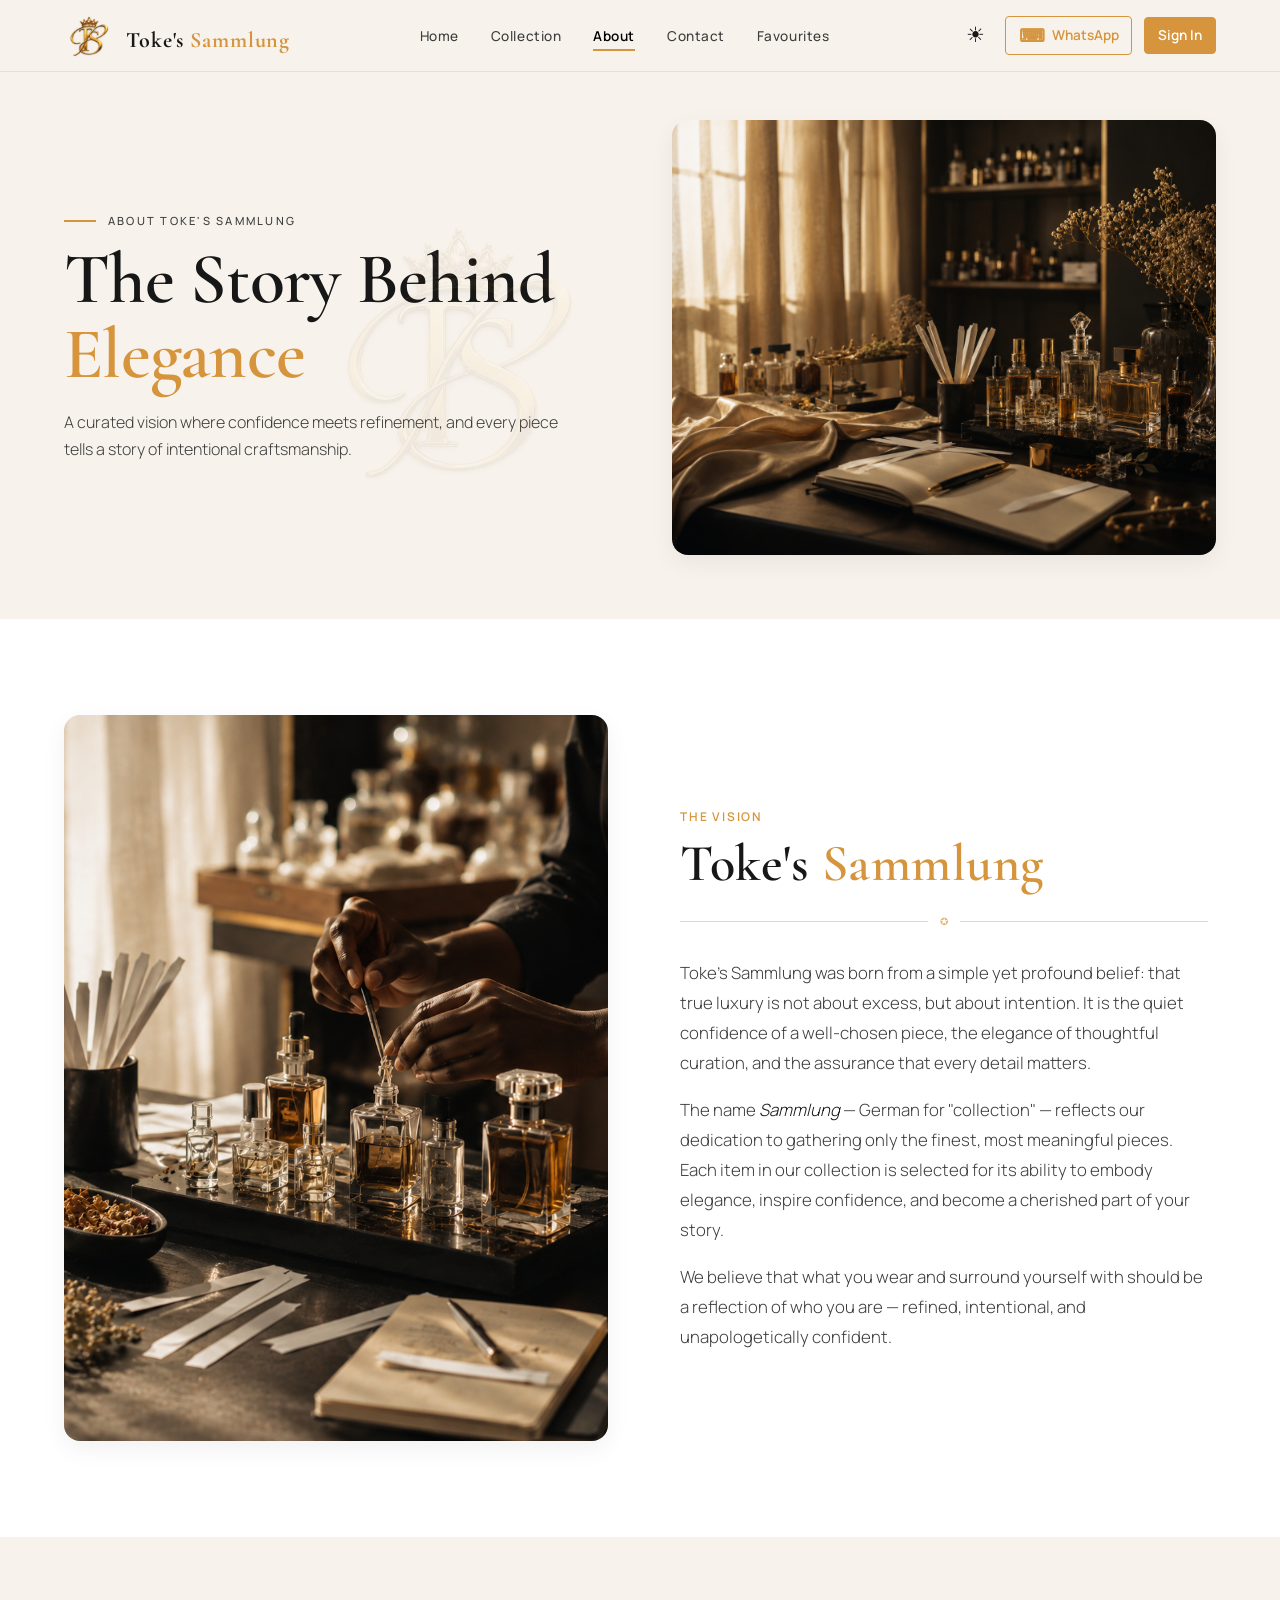
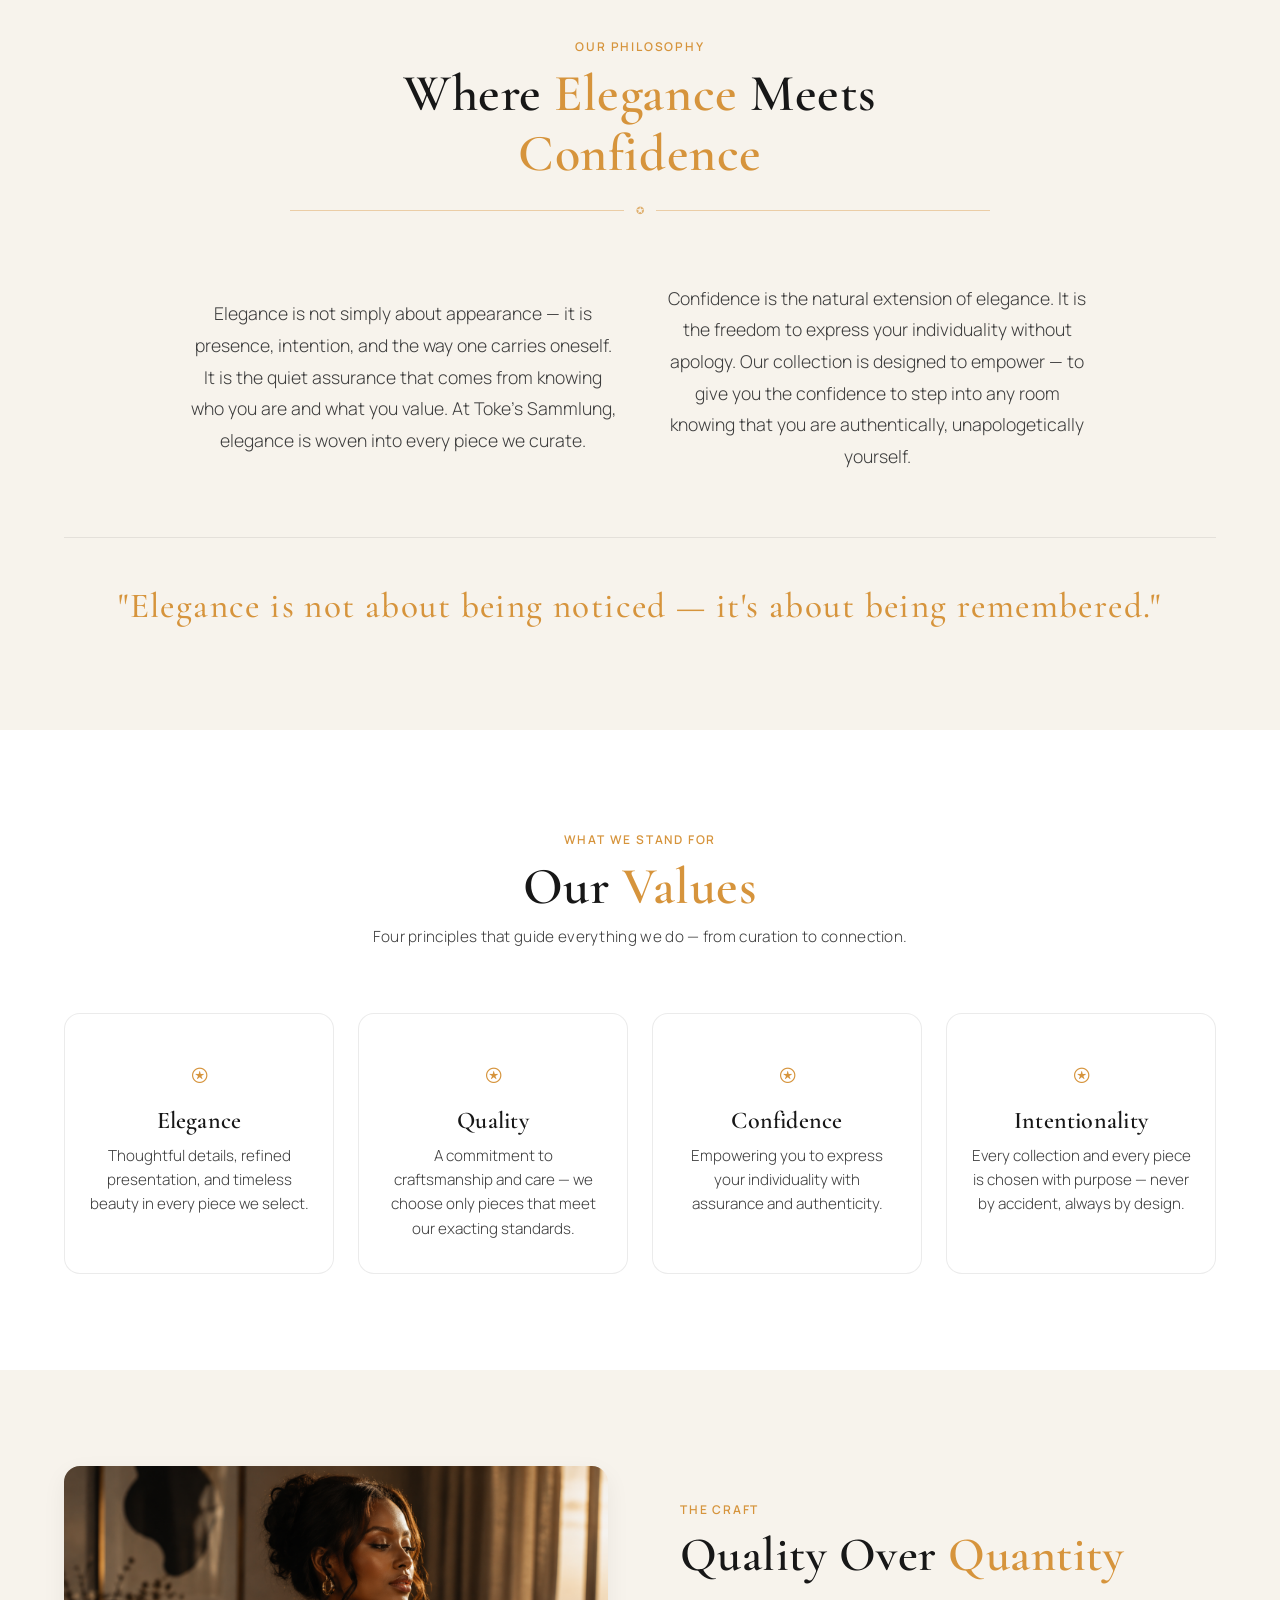
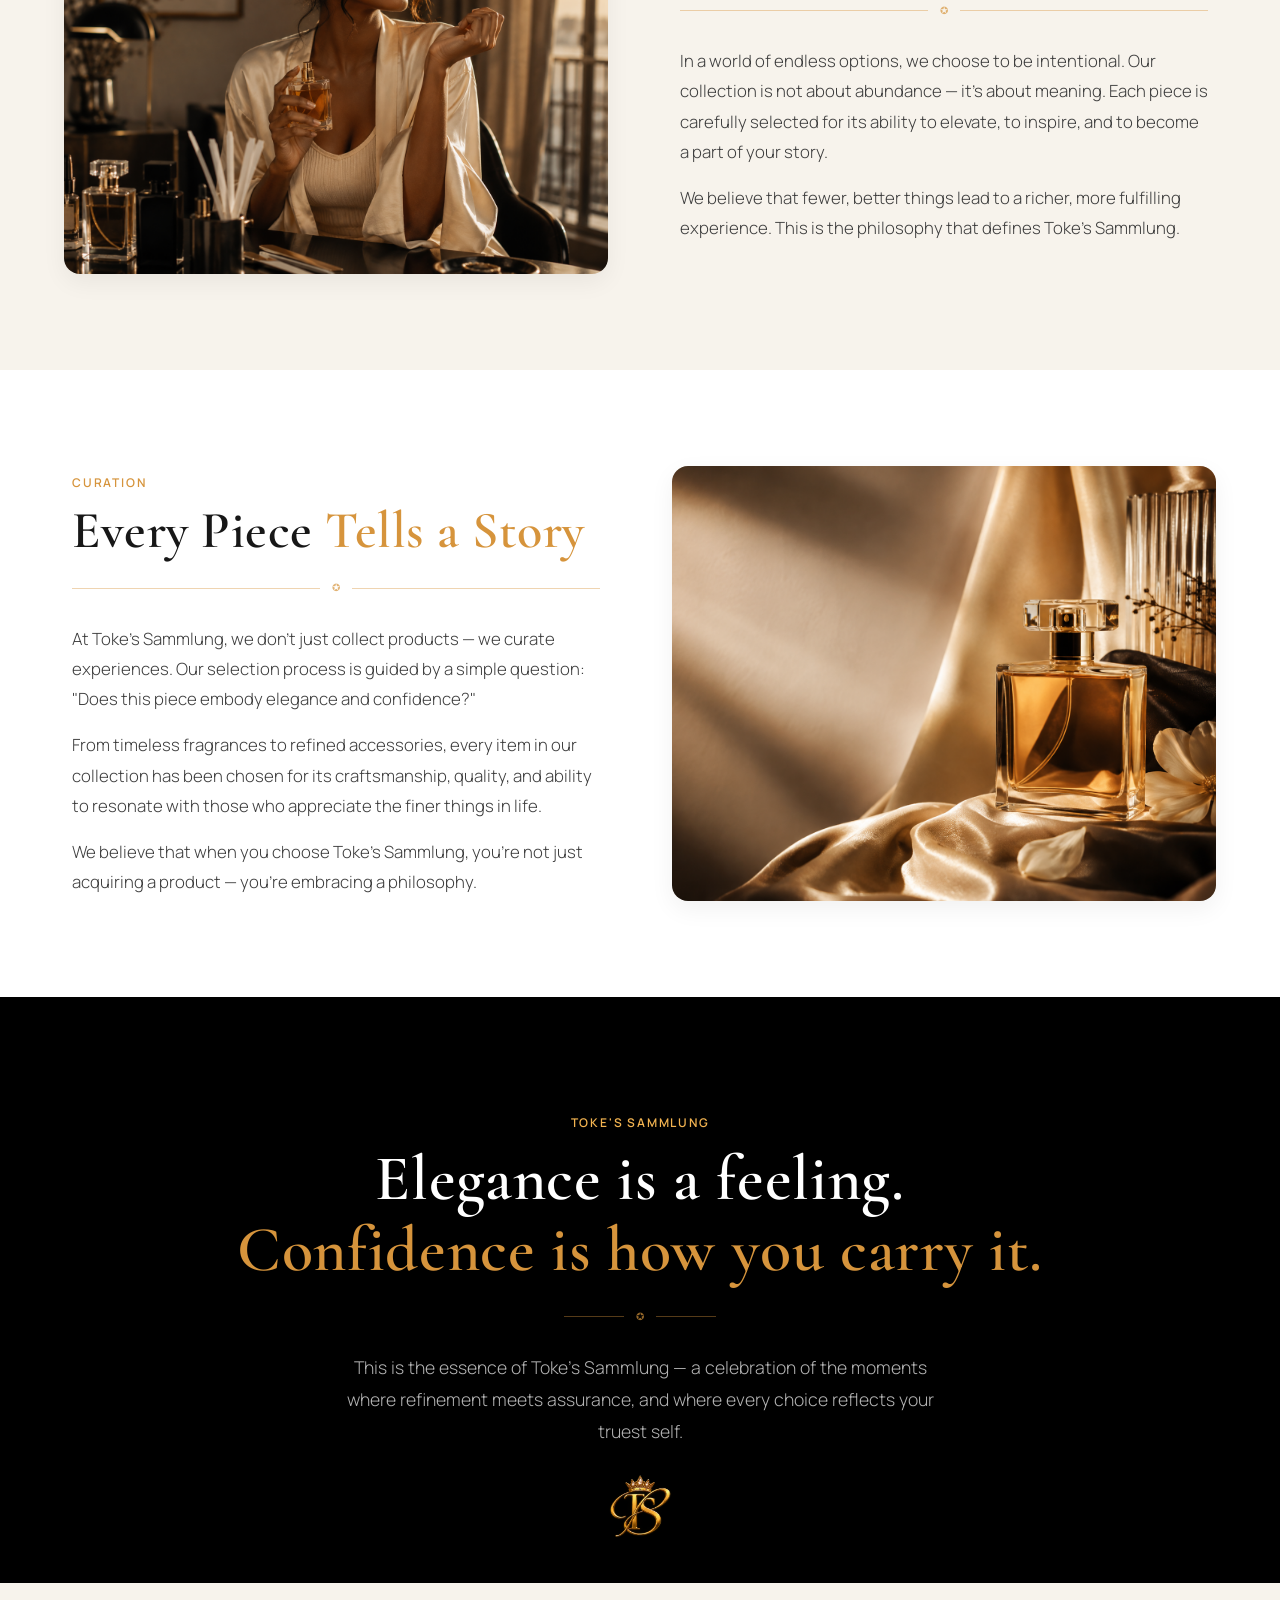
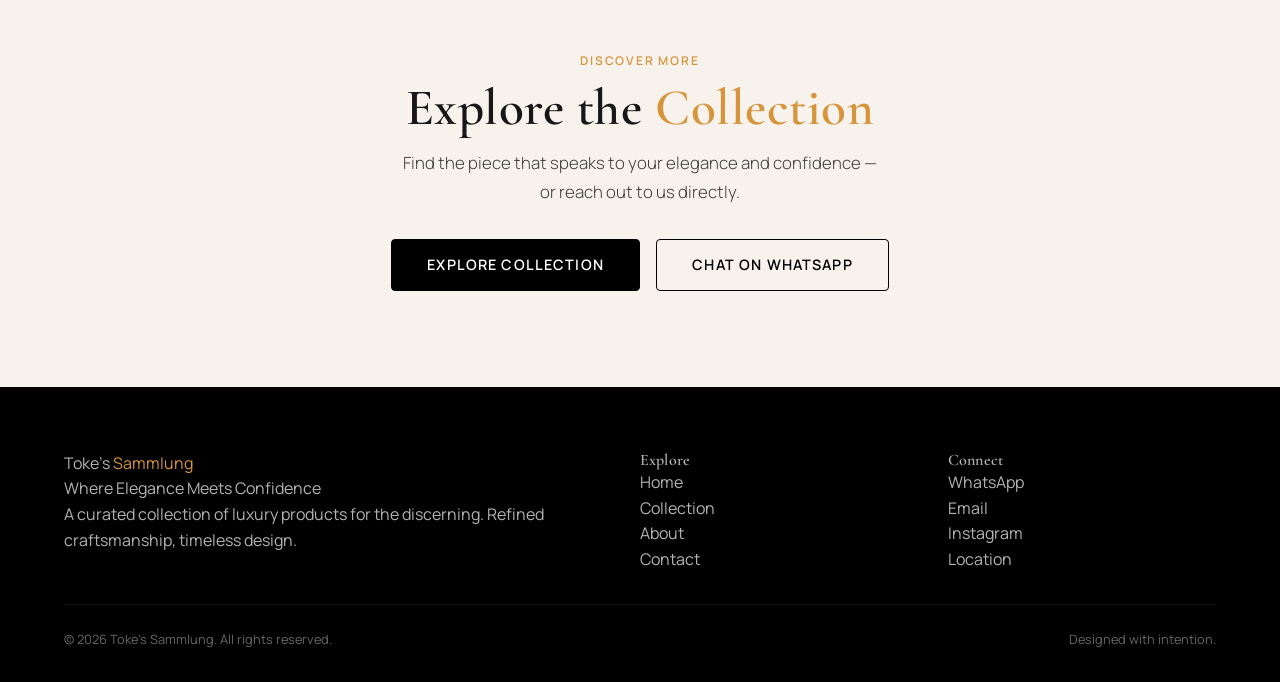
<file: about.html>
<!DOCTYPE html>
<html lang="en">
<head>
    <meta charset="UTF-8" />
    <meta name="viewport" content="width=device-width, initial-scale=1.0" />
    <title>About | Toke's Sammlung</title>
    <meta name="description" content="Discover the story behind Toke's Sammlung — a luxury brand built on elegance, confidence, and intentional curation." />
    <link rel="preconnect" href="https://fonts.googleapis.com" />
    <link rel="preconnect" href="https://fonts.gstatic.com" crossorigin />
    <link href="https://fonts.googleapis.com/css2?family=Cormorant+Garamond:ital,wght@0,400;0,500;0,600;0,700;1,400&family=Manrope:wght@300;400;500;600;700;800&display=swap" rel="stylesheet" />
    <link rel="stylesheet" href="assets/css/main.css" />
</head>
<body data-page="about">

    <!-- ===== NAVIGATION ===== -->
    <header class="site-header" role="banner" aria-label="Main navigation">
        <div class="container nav-container">
            <div class="nav-brand">
                <a href="index.html" aria-label="Toke's Sammlung home">
                    <!-- Logo Image – square, larger -->
                    <img src="assets/images/TokeSammlungLogoSymbol.png" alt="Toke's Sammlung monogram logo" class="nav-logo-image"/>
                    <span class="brand-logo-text">Toke's <span class="gold">Sammlung</span></span>
                    <span class="brand-logo-monogram" aria-hidden="true">TS</span>
                </a>
            </div>

            <nav class="nav-primary" aria-label="Primary navigation">
                <ul class="nav-list">
                    <li><a href="index.html" class="nav-link">Home</a></li>
                    <li><a href="products.html" class="nav-link">Collection</a></li>
                    <li><a href="about.html" class="nav-link active" aria-current="page">About</a></li>
                    <li><a href="contact.html" class="nav-link">Contact</a></li>
                    <li><a href="favourites.html" class="nav-link">Favourites</a></li>
                </ul>
            </nav>

            <div class="nav-actions">
                <button class="theme-toggle" aria-label="Toggle dark mode" id="themeToggle" role="switch" aria-checked="false">
                    <span class="theme-icon" aria-hidden="true">☀</span>
                </button>
                <a href="https://wa.me/+2348053004410" target="_blank" rel="noopener" class="nav-whatsapp" aria-label="Chat on WhatsApp">
                    <span class="whatsapp-icon" aria-hidden="true">⌨</span>
                    <span class="whatsapp-label">WhatsApp</span>
                </a>
                <a href="login.html"  class="nav-whatsapp  nav-whatsapp-static" aria-label="Chat on WhatsApp">
                    <span class="whatsapp-label whatsapp-label-2">Sign In</span>
                </a>
                
                <!-- Burger menu – three perfect lines -->
                <button class="nav-toggle" aria-label="Open menu" id="navToggle" aria-expanded="false">
                    <span class="hamburger" aria-hidden="true">
                        <span class="bar"></span>
                        <span class="bar"></span>
                        <span class="bar"></span>
                    </span>
                </button>
            </div>
        </div>
    </header>

    <!-- ===== MOBILE MENU ===== -->
    <div class="mobile-menu" id="mobileMenu" role="dialog" aria-modal="true" aria-label="Mobile navigation">
        <div class="mobile-menu-inner">
            <button class="mobile-close" id="mobileClose" aria-label="Close menu">✕</button>
            <nav aria-label="Mobile navigation">
                <ul class="mobile-nav-list">
                    <li><a href="index.html" class="mobile-nav-link">Home</a></li>
                    <li><a href="products.html" class="mobile-nav-link">Collection</a></li>
                    <li><a href="about.html" class="mobile-nav-link active" aria-current="page">About</a></li>
                    <li><a href="contact.html" class="mobile-nav-link">Contact</a></li>
                    <li><a href="favourites.html" class="mobile-nav-link">Favourites</a></li>
                </ul>
            </nav>
            <div class="mobile-actions">
                <a href="https://wa.me/2348053004410" target="_blank" rel="noopener" class="mobile-whatsapp">
                    Chat on WhatsApp
                </a>
            </div>
            <div class="mobile-brand">Toke's Sammlung</div>
        </div>
    </div>

    <main>
        <!-- ===== ABOUT HERO ===== -->
        <section class="about-hero" aria-label="About brand hero">
            <div class="container">
                <div class="about-hero-grid">
                    <div class="about-hero-content">
                        <div class="hero-eyebrow anim-hero-eyebrow">
                            <span class="gold-line" aria-hidden="true"></span>
                            <span class="hero-eyebrow-text">About Toke's Sammlung</span>
                        </div>
                        <h1 class="about-hero-title anim-hero-title">
                            The Story Behind <span class="gold">Elegance</span>
                        </h1>
                        <p class="about-hero-description anim-hero-description">
                            A curated vision where confidence meets refinement, and every piece tells a story of intentional craftsmanship.
                        </p>
                        <div class="hero-monogram-about" aria-hidden="true"><img src="assets/images/TokeSammlungLogoSymbol.png" alt="Toke's Sammlung Logo" class="anim-reveal-image"></div>
                    </div>
                    <div class="about-hero-image anim-hero-image">
                        <img src="assets/images/hero/about-hero.png" alt="Toke's Sammlung brand story — elegance and craftsmanship" class="anim-reveal-image" loading="eager" />
                    </div>
                </div>
            </div>
        </section>

        <!-- ===== BRAND STORY ===== -->
        <section class="brand-story" aria-label="Brand story">
            <div class="container">
                <div class="brand-story-grid">
                    <div class="brand-story-image">
                        <img src="assets/images/brand/about-brand-story.png" alt="Toke's Sammlung — a vision of elegance and confidence" class="anim-reveal-image" loading="lazy" />
                    </div>
                    <div class="brand-story-content">
                        <span class="section-eyebrow  anim-fade-up">The Vision</span>
                        <h2 class="section-title anim-fade-up">
                            Toke's <span class="gold">Sammlung</span>
                        </h2>
                        <div class="brand-divider" aria-hidden="true">
                            <span class="divider-line"></span>
                            <span class="divider-diamond">✪</span>
                            <span class="divider-line"></span>
                        </div>
                        <p class="brand-story-text anim-fade-up">
                            Toke's Sammlung was born from a simple yet profound belief: that true luxury is not about excess, but about intention. It is the quiet confidence of a well-chosen piece, the elegance of thoughtful curation, and the assurance that every detail matters.
                        </p>
                        <p class="brand-story-text anim-fade-up">
                            The name <em>Sammlung</em> — German for "collection" — reflects our dedication to gathering only the finest, most meaningful pieces. Each item in our collection is selected for its ability to embody elegance, inspire confidence, and become a cherished part of your story.
                        </p>
                        <p class="brand-story-text anim-fade-up">
                            We believe that what you wear and surround yourself with should be a reflection of who you are — refined, intentional, and unapologetically confident.
                        </p>
                    </div>
                </div>
            </div>
        </section>

        <!-- ===== BRAND PHILOSOPHY — "Where Elegance Meets Confidence" ===== -->
        <section class="brand-philosophy" aria-label="Brand philosophy">
            <div class="container">
                <div class="philosophy-header">
                    <span class="section-eyebrow  anim-fade-up">Our Philosophy</span>
                    <h2 class="section-title anim-fade-up">
                        Where <span class="gold">Elegance</span> Meets <span class="gold">Confidence</span>
                    </h2>
                    <div class="brand-divider" aria-hidden="true">
                        <span class="divider-line"></span>
                        <span class="divider-diamond">✪</span>
                        <span class="divider-line"></span>
                    </div>
                </div>
                <div class="philosophy-grid">
                    <div class="philosophy-item">
                        <p class="philosophy-text anim-fade-up">
                            Elegance is not simply about appearance — it is presence, intention, and the way one carries oneself. It is the quiet assurance that comes from knowing who you are and what you value. At Toke's Sammlung, elegance is woven into every piece we curate.
                        </p>
                    </div>
                    <div class="philosophy-item">
                        <p class="philosophy-text anim-fade-up">
                            Confidence is the natural extension of elegance. It is the freedom to express your individuality without apology. Our collection is designed to empower — to give you the confidence to step into any room knowing that you are authentically, unapologetically yourself.
                        </p>
                    </div>
                </div>
                <div class="philosophy-statement">
                    <p class="philosophy-statement-text anim-fade-up">
                        "Elegance is not about being noticed — it's about being remembered."
                    </p>
                </div>
            </div>
        </section>

        <!-- ===== BRAND VALUES ===== -->
        <section class="brand-values" aria-label="Brand values">
            <div class="container">
                <div class="section-header">
                    <span class="section-eyebrow  anim-fade-up">What We Stand For</span>
                    <h2 class="section-title anim-fade-up">Our <span class="gold">Values</span></h2>
                    <p class="section-subtitle anim-fade-up">
                        Four principles that guide everything we do — from curation to connection.
                    </p>
                </div>
                <div class="values-grid">
                    <div class="value-card">
                        <span class="value-icon" aria-hidden="true">⍟</span>
                        <h3 class="value-title anim-fade-up">Elegance</h3>
                        <p class="value-description anim-fade-up">
                            Thoughtful details, refined presentation, and timeless beauty in every piece we select.
                        </p>
                    </div>
                    <div class="value-card">
                        <span class="value-icon" aria-hidden="true">⍟</span>
                        <h3 class="value-title anim-fade-up">Quality</h3>
                        <p class="value-description anim-fade-up">
                            A commitment to craftsmanship and care — we choose only pieces that meet our exacting standards.
                        </p>
                    </div>
                    <div class="value-card">
                        <span class="value-icon" aria-hidden="true">⍟</span>
                        <h3 class="value-title anim-fade-up">Confidence</h3>
                        <p class="value-description anim-fade-up">
                            Empowering you to express your individuality with assurance and authenticity.
                        </p>
                    </div>
                    <div class="value-card">
                        <span class="value-icon" aria-hidden="true">⍟</span>
                        <h3 class="value-title">Intentionality</h3>
                        <p class="value-description">
                            Every collection and every piece is chosen with purpose — never by accident, always by design.
                        </p>
                    </div>
                </div>
            </div>
        </section>

        <!-- ===== EDITORIAL VISUAL STORY ===== -->
        <section class="editorial-story" aria-label="Editorial brand story">
            <div class="container">
                <div class="editorial-grid">
                    <div class="editorial-image">
                        <img src="assets/images/brand/about-editorial-story.png" alt="Toke's Sammlung — a commitment to quality and craftsmanship" loading="lazy" />
                    </div>
                    <div class="editorial-content">
                        <span class="section-eyebrow  anim-fade-up">The Craft</span>
                        <h2 class="editorial-title anim-fade-up">
                            Quality Over <span class="gold">Quantity</span>
                        </h2>
                        <div class="brand-divider" aria-hidden="true">
                            <span class="divider-line"></span>
                            <span class="divider-diamond">✪</span>
                            <span class="divider-line"></span>
                        </div>
                        <p class="editorial-text anim-fade-up">
                            In a world of endless options, we choose to be intentional. Our collection is not about abundance — it's about meaning. Each piece is carefully selected for its ability to elevate, to inspire, and to become a part of your story.
                        </p>
                        <p class="editorial-text anim-fade-up">
                            We believe that fewer, better things lead to a richer, more fulfilling experience. This is the philosophy that defines Toke's Sammlung.
                        </p>
                    </div>
                </div>
            </div>
        </section>

        <!-- ===== QUALITY / CURATION SECTION ===== -->
        <section class="quality-section" aria-label="Quality and curation">
            <div class="container">
                <div class="quality-grid">
                    <div class="quality-content">
                        <span class="section-eyebrow  anim-fade-up">Curation</span>
                        <h2 class="section-title anim-fade-up">
                            Every Piece <span class="gold">Tells a Story</span>
                        </h2>
                        <div class="brand-divider" aria-hidden="true">
                            <span class="divider-line"></span>
                            <span class="divider-diamond">✪</span>
                            <span class="divider-line"></span>
                        </div>
                        <p class="quality-text">
                            At Toke's Sammlung, we don't just collect products — we curate experiences. Our selection process is guided by a simple question: "Does this piece embody elegance and confidence?"
                        </p>
                        <p class="quality-text">
                            From timeless fragrances to refined accessories, every item in our collection has been chosen for its craftsmanship, quality, and ability to resonate with those who appreciate the finer things in life.
                        </p>
                        <p class="quality-text">
                            We believe that when you choose Toke's Sammlung, you're not just acquiring a product — you're embracing a philosophy.
                        </p>
                    </div>
                    <div class="quality-image">
                        <img src="assets/images/brand/about-quality.png" alt="Toke's Sammlung — curated pieces for the discerning" class="anim-reveal-image" loading="lazy" />
                    </div>
                </div>
            </div>
        </section>

        <!-- ===== STRONG BRAND STATEMENT (Black Section) ===== -->
        <section class="brand-statement" aria-label="Brand statement">
            <div class="container">
                <div class="statement-box">
                    <div class="statement-content">
                        <span class="statement-eyebrow  anim-fade-up">Toke's Sammlung</span>
                        <h2 class="statement-title anim-fade-up">
                            Elegance is a feeling.<br />
                            <span class="gold">Confidence is how you carry it.</span>
                        </h2>
                        <div class="statement-divider" aria-hidden="true">
                            <span class="divider-line"></span>
                            <span class="divider-diamond">✪</span>
                            <span class="divider-line"></span>
                        </div>
                        <p class="statement-text anim-fade-up">
                            This is the essence of Toke's Sammlung — a celebration of the moments where refinement meets assurance, and where every choice reflects your truest self.
                        </p>
                        <div class="statement-monogram" aria-hidden="true"><img src="assets/images/TokeSammlungLogoSymbol.png" class="anim-reveal-image" alt="Toke's Sammlung Logo"></div>
                    </div>
                </div>
            </div>
        </section>

        <!-- ===== CTA SECTION ===== -->
        <section class="about-cta" aria-label="Call to action">
            <div class="container">
                <div class="cta-content">
                    <span class="section-eyebrow  anim-fade-up">Discover More</span>
                    <h2 class="cta-title anim-fade-up">
                        Explore the <span class="gold">Collection</span>
                    </h2>
                    <p class="cta-text anim-fade-up">
                        Find the piece that speaks to your elegance and confidence — or reach out to us directly.
                    </p>
                    <div class="cta-actions">
                        <a href="products.html" class="btn btn-primary">Explore Collection</a>
                        <a href="https://wa.me/2348053004410" target="_blank" rel="noopener" class="btn btn-secondary">Chat on WhatsApp</a>
                    </div>
                </div>
            </div>
        </section>

                <!-- ===== AUTHENTICATION MODAL ===== -->
        <div class="auth-modal" id="authModal" role="dialog" aria-modal="true" aria-label="Authentication required" style="display:none;">
            <div class="auth-modal-overlay" id="authModalOverlay"></div>
            <div class="auth-modal-container">
                <button class="auth-modal-close" id="authModalClose" aria-label="Close modal">✕</button>
                <div class="auth-modal-content">
                    <span class="auth-modal-icon anim-fade-up" aria-hidden="true">♡</span>
                    <h2 class="auth-modal-title anim-fade-up">Save Your Favourites</h2>
                    <p class="auth-modal-text anim-fade-up">
                        Sign in or create an account to save your favourite pieces and easily find them again.
                    </p>
                    <div class="auth-modal-actions">
                        <a href="login.html" class="btn btn-primary auth-modal-btn">Login</a>
                        <a href="register.html" class="btn btn-secondary auth-modal-btn">Create Account</a>
                    </div>
                </div>
            </div>
        </div>
    </main>

    <!-- ===== FOOTER ===== -->
    <footer class="site-footer" role="contentinfo">
        <div class="container">
            <div class="footer-grid">
                <div class="footer-brand">
                    <span class="footer-logo">Toke's <span class="gold">Sammlung</span></span>
                    <p class="footer-tagline">Where Elegance Meets Confidence</p>
                    <p class="footer-description">
                        A curated collection of luxury products for the discerning.
                        Refined craftsmanship, timeless design.
                    </p>
                </div>
                <div class="footer-nav">
                    <h4 class="footer-heading">Explore</h4>
                    <ul>
                        <li><a href="index.html">Home</a></li>
                        <li><a href="products.html">Collection</a></li>
                        <li><a href="about.html">About</a></li>
                        <li><a href="contact.html">Contact</a></li>
                    </ul>
                </div>
                <div class="footer-contact">
                    <h4 class="footer-heading">Connect</h4>
                    <ul>
                        <li><a href="https://wa.me/2348053004410?text=Hello%20Toke's%20Sammlung%2C%20I%20am%20interested%20in%20Signature%20Essence%20(%E2%82%A685%2C000).%0A%0APlease%20provide%20more%20details.%0A%0AView%20product%3A%20https%3A%2F%2Fyourwebsite.com%2Fproduct-detail.html%3Fid%3D1" data-product-name="Signature Essence" target="_blank" rel="noopener">WhatsApp</a></li>
                        <li><a href="mailto:hello@tokessammlung.com">Email</a></li>
                        <li><a href="#">Instagram</a></li>
                        <li><a href="#">Location</a></li>
                    </ul>
                </div>
            </div>
            <div class="footer-bottom">
                <p>&copy; 2026 Toke's Sammlung. All rights reserved.</p>
                <p class="footer-credit">Designed with intention.</p>
            </div>
        </div>
    </footer>

    <!-- ===== TOAST ===== -->
    <div class="toast" id="toast" role="alert" aria-live="polite">
        <span class="toast-icon" aria-hidden="true"></span>
        <span class="toast-message" id="toastMessage">Message</span>
    </div>

        <!-- ===== SCROLL TO TOP BUTTON ===== -->
    <button class="scroll-to-top" aria-label="Scroll to top">
        <svg xmlns="http://www.w3.org/2000/svg" width="20" height="20" viewBox="0 0 24 24" fill="none" stroke="currentColor" stroke-width="2" stroke-linecap="round" stroke-linejoin="round">
            <path d="M12 19V5"/>
            <path d="M5 12l7-7 7 7"/>
        </svg>
    </button>

    <script src="assets/js/main.js"></script>
</body>
</html>
</file>
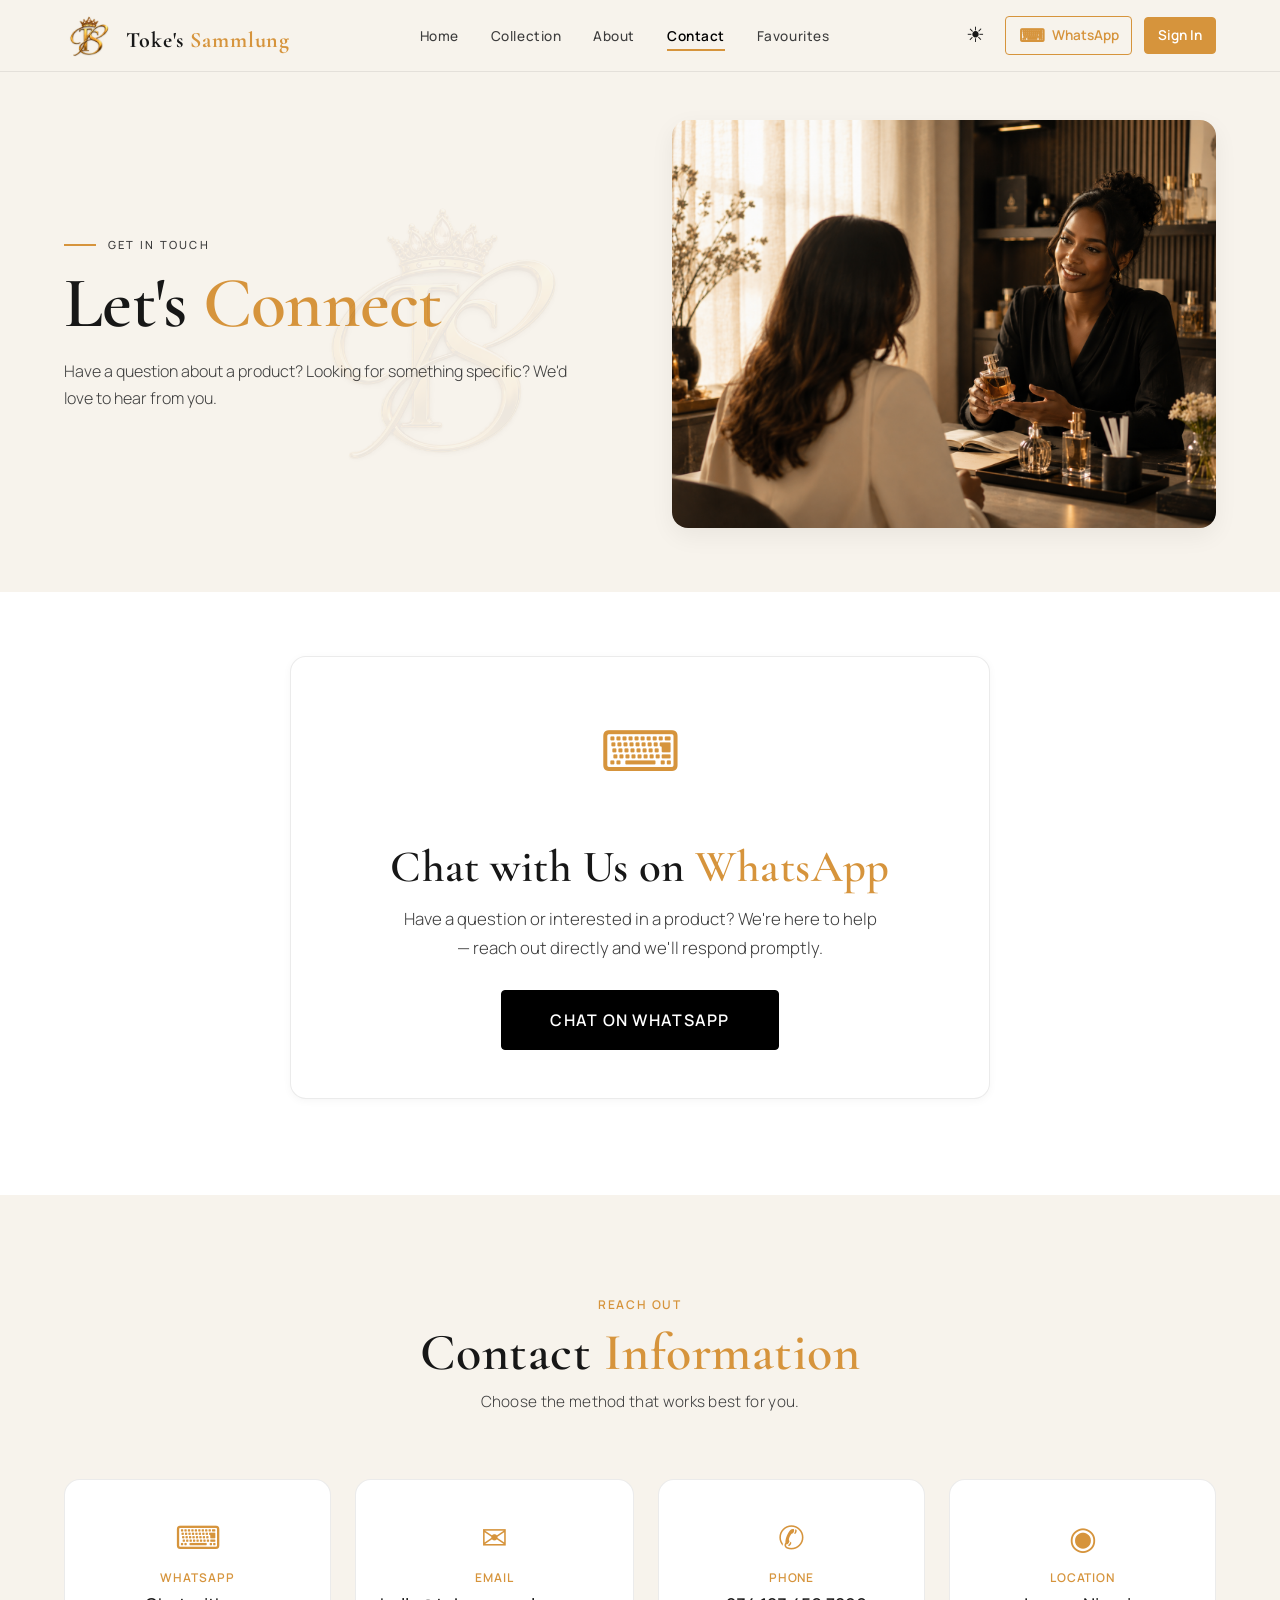
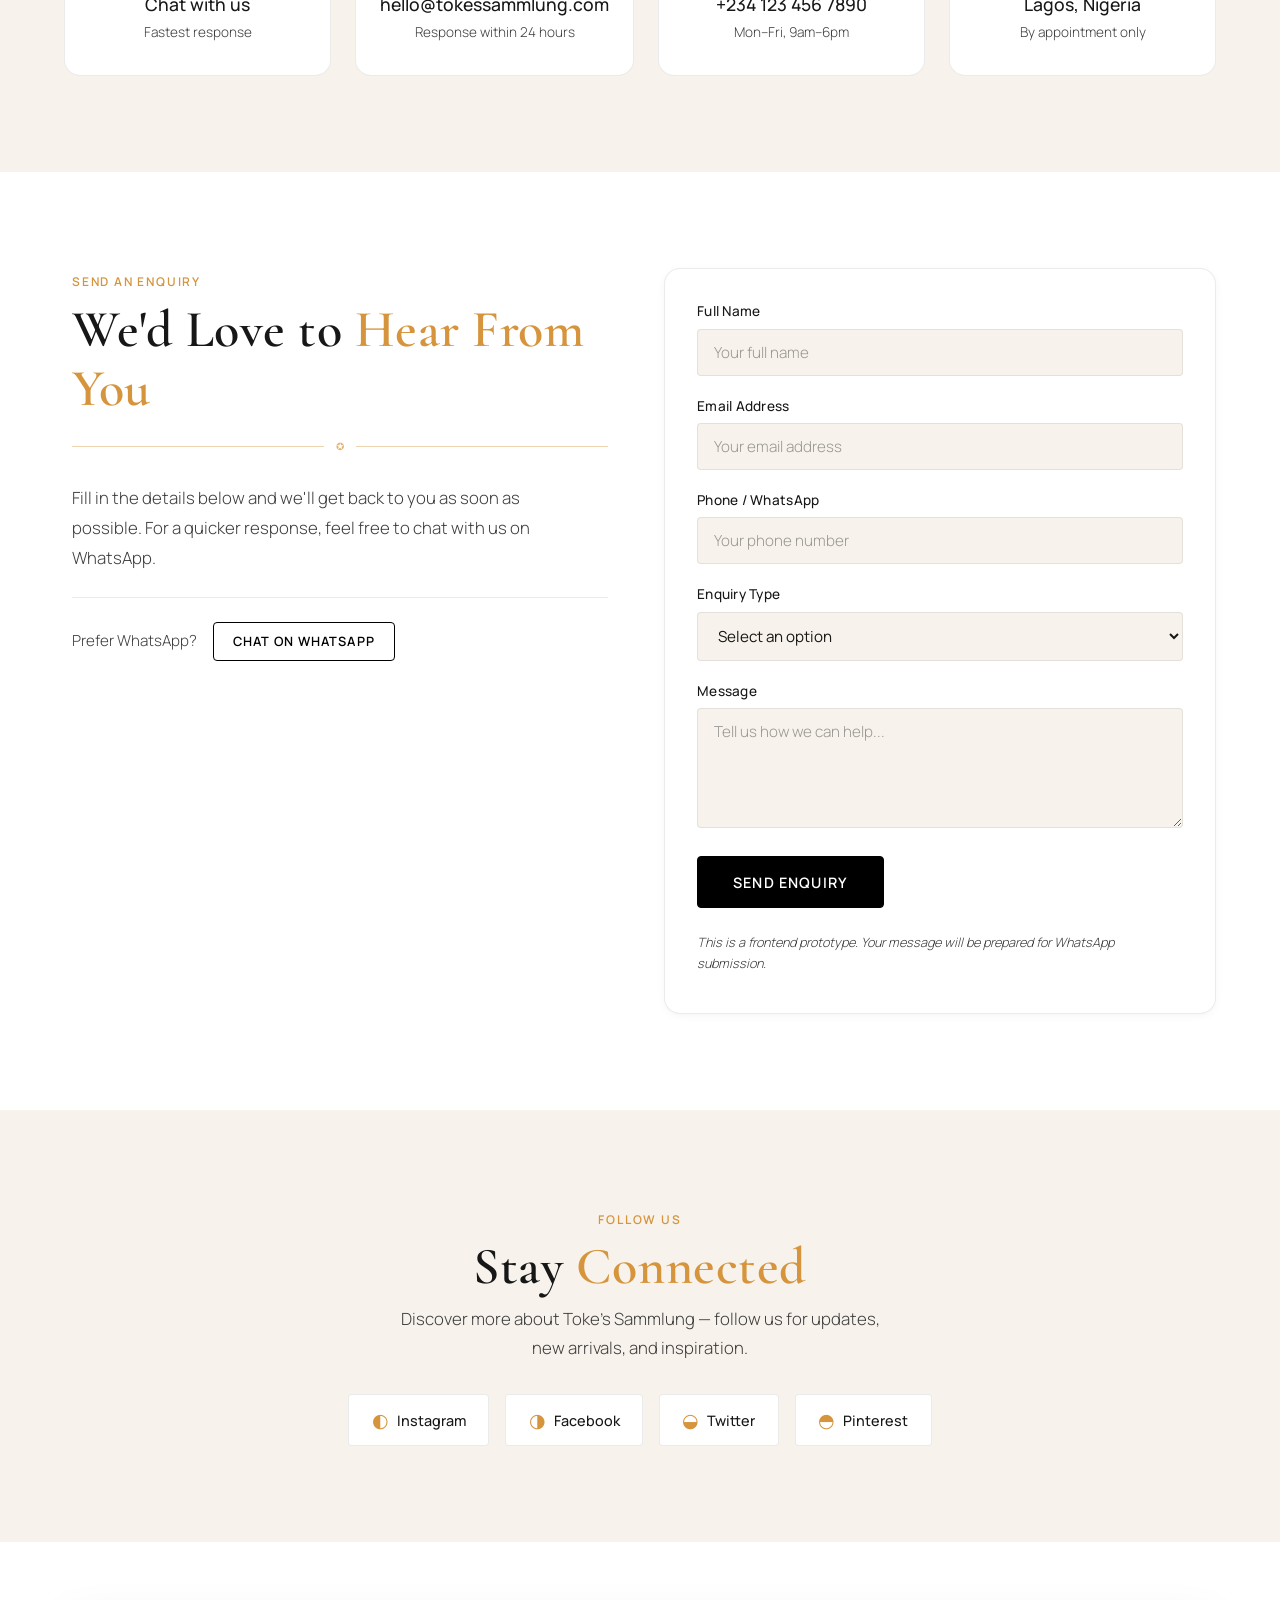
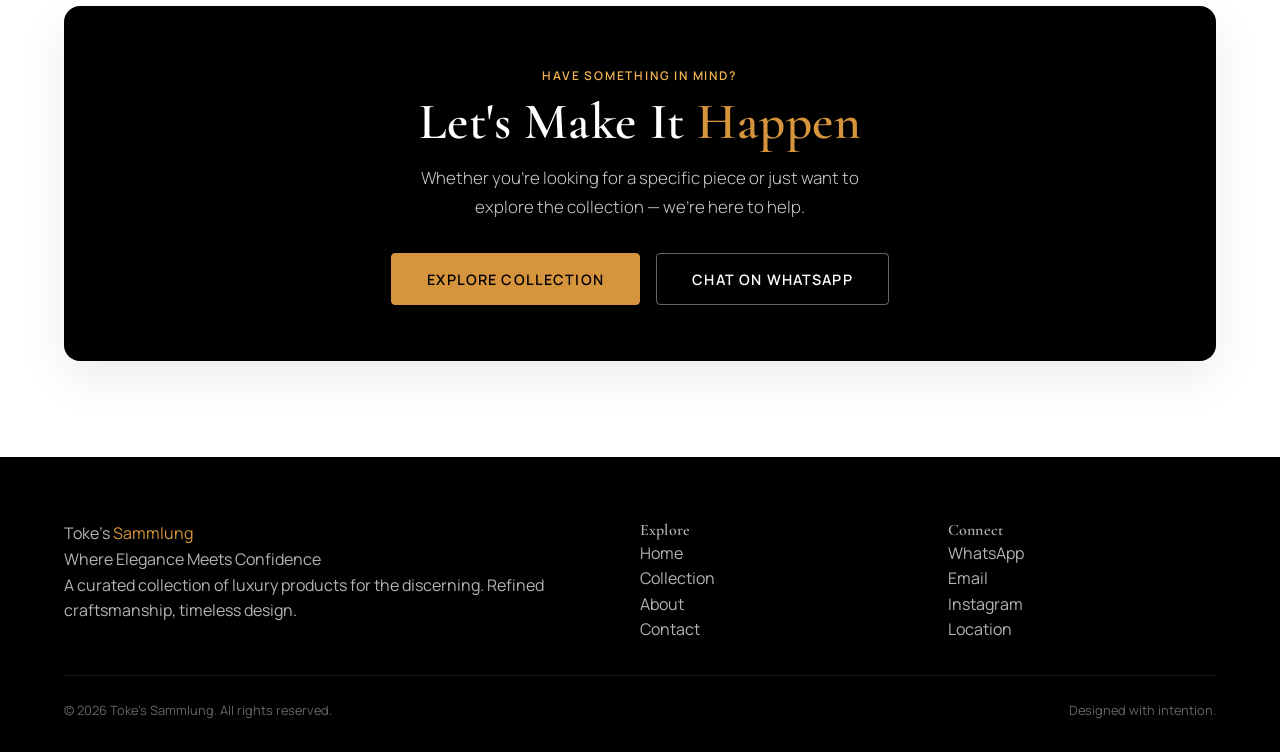
<file: contact.html>
<!DOCTYPE html>
<html lang="en">
<head>
    <meta charset="UTF-8" />
    <meta name="viewport" content="width=device-width, initial-scale=1.0" />
    <title>Contact | Toke's Sammlung</title>
    <meta name="description" content="Connect with Toke's Sammlung — reach out via WhatsApp, email, or our enquiry form. We'd love to hear from you." />
    <link rel="preconnect" href="https://fonts.googleapis.com" />
    <link rel="preconnect" href="https://fonts.gstatic.com" crossorigin />
    <link href="https://fonts.googleapis.com/css2?family=Cormorant+Garamond:ital,wght@0,400;0,500;0,600;0,700;1,400&family=Manrope:wght@300;400;500;600;700;800&display=swap" rel="stylesheet" />
    <link rel="stylesheet" href="assets/css/main.css" />
</head>
<body data-page="contact">

    <!-- ===== NAVIGATION ===== -->
    <header class="site-header" role="banner" aria-label="Main navigation">
        <div class="container nav-container">
            <div class="nav-brand">
                <a href="index.html" aria-label="Toke's Sammlung home">
                    <!-- Logo Image – square, larger -->
                    <img src="assets/images/TokeSammlungLogoSymbol.png" alt="Toke's Sammlung monogram logo" class="nav-logo-image"/>
                    <span class="brand-logo-text">Toke's <span class="gold">Sammlung</span></span>
                    <span class="brand-logo-monogram" aria-hidden="true">TS</span>
                </a>
            </div>

            <nav class="nav-primary" aria-label="Primary navigation">
                <ul class="nav-list">
                    <li><a href="index.html" class="nav-link">Home</a></li>
                    <li><a href="products.html" class="nav-link">Collection</a></li>
                    <li><a href="about.html" class="nav-link">About</a></li>
                    <li><a href="contact.html" class="nav-link active" aria-current="page">Contact</a></li>
                    <li><a href="favourites.html" class="nav-link">Favourites</a></li>
                </ul>
            </nav>

            <div class="nav-actions">
                <button class="theme-toggle" aria-label="Toggle dark mode" id="themeToggle" role="switch" aria-checked="false">
                    <span class="theme-icon" aria-hidden="true">☀</span>
                </button>
                <a href="https://wa.me/+2348053004410" target="_blank" rel="noopener" class="nav-whatsapp" aria-label="Chat on WhatsApp">
                    <span class="whatsapp-icon" aria-hidden="true">⌨</span>
                    <span class="whatsapp-label">WhatsApp</span>
                </a>
                <a href="login.html"  class="nav-whatsapp  nav-whatsapp-static" aria-label="Chat on WhatsApp">
                    <span class="whatsapp-label whatsapp-label-2">Sign In</span>
                </a>
                
                <!-- Burger menu – three perfect lines -->
                <button class="nav-toggle" aria-label="Open menu" id="navToggle" aria-expanded="false">
                    <span class="hamburger" aria-hidden="true">
                        <span class="bar"></span>
                        <span class="bar"></span>
                        <span class="bar"></span>
                    </span>
                </button>
            </div>
        </div>
    </header>

    <!-- ===== MOBILE MENU ===== -->
    <div class="mobile-menu" id="mobileMenu" role="dialog" aria-modal="true" aria-label="Mobile navigation">
        <div class="mobile-menu-inner">
            <button class="mobile-close" id="mobileClose" aria-label="Close menu">✕</button>
            <nav aria-label="Mobile navigation">
                <ul class="mobile-nav-list">
                    <li><a href="index.html" class="mobile-nav-link">Home</a></li>
                    <li><a href="products.html" class="mobile-nav-link">Collection</a></li>
                    <li><a href="about.html" class="mobile-nav-link">About</a></li>
                    <li><a href="contact.html" class="mobile-nav-link active" aria-current="page">Contact</a></li>
                    <li><a href="favourites.html" class="mobile-nav-link">Favourites</a></li>
                </ul>
            </nav>
            <div class="mobile-actions">
                <a href="https://wa.me/+2348053004410" target="_blank" rel="noopener" class="mobile-whatsapp">
                    Chat on WhatsApp
                </a>
            </div>
            <div class="mobile-brand">Toke's Sammlung</div>
        </div>
    </div>

    <main>
        <!-- ===== CONTACT HERO ===== -->
        <section class="contact-hero" aria-label="Contact hero">
            <div class="container">
                <div class="contact-hero-grid">
                    <div class="contact-hero-content">
                        <div class="hero-eyebrow anim-hero-eyebrow">
                            <span class="gold-line" aria-hidden="true"></span>
                            <span class="hero-eyebrow-text  anim-fade-up">Get in Touch</span>
                        </div>
                        <h1 class="contact-hero-title anim-hero-title ">
                            Let's <span class="gold">Connect</span>
                        </h1>
                        <p class="contact-hero-description anim-hero-description anim-fade-up">
                            Have a question about a product? Looking for something specific? We'd love to hear from you.
                        </p>
                        <div class="hero-monogram-contact" aria-hidden="true"><img src="assets/images/TokeSammlungLogoSymbol.png" alt="Toke's Sammlung Logo" class="anim-reveal-image"></div>
                    </div>
                    <div class="contact-hero-image anim-hero-image">
                        <img src="assets/images/hero/contact-hero.png" alt="Toke's Sammlung — connect with us" class="anim-reveal-image" loading="eager" />
                    </div>
                </div>
            </div>
        </section>

        <!-- ===== PRIMARY WHATSAPP SECTION ===== -->
        <section class="contact-whatsapp-primary" aria-label="WhatsApp contact">
            <div class="container">
                <div class="whatsapp-box">
                    <div class="whatsapp-icon-large" aria-hidden="true">⌨</div>
                    <span class="section-eyebrow  anim-fade-up">Quickest Response</span>
                    <h2 class="whatsapp-title anim-fade-up">
                        Chat with Us on <span class="gold">WhatsApp</span>
                    </h2>
                    <p class="whatsapp-text anim-fade-up">
                        Have a question or interested in a product? We're here to help — reach out directly and we'll respond promptly.
                    </p>
                    <a href="https://wa.me/+2348053004410" target="_blank" rel="noopener" class="btn btn-primary btn-large">
                        Chat on WhatsApp
                    </a>
                </div>
            </div>
        </section>

        <!-- ===== CONTACT INFORMATION ===== -->
        <section class="contact-info-section" aria-label="Contact information">
            <div class="container">
                <div class="section-header">
                    <span class="section-eyebrow  anim-fade-up">Reach Out</span>
                    <h2 class="section-title anim-fade-up">Contact <span class="gold">Information</span></h2>
                    <p class="section-subtitle anim-fade-up">
                        Choose the method that works best for you.
                    </p>
                </div>
                <div class="contact-info-grid">
                    <!-- WhatsApp -->
                    <div class="contact-card">
                        <span class="contact-icon" aria-hidden="true">⌨</span>
                        <h3 class="contact-label">WhatsApp</h3>
                        <p class="contact-value">
                            <a href="https://wa.me/+2348053004410" target="_blank" rel="noopener">
                                Chat with us
                            </a>
                        </p>
                        <p class="contact-note">Fastest response</p>
                    </div>

                    <!-- Email -->
                    <div class="contact-card">
                        <span class="contact-icon" aria-hidden="true">✉</span>
                        <h3 class="contact-label">Email</h3>
                        <p class="contact-value">
                            <a href="mailto:hello@tokessammlung.com">
                                hello@tokessammlung.com
                            </a>
                        </p>
                        <p class="contact-note">Response within 24 hours</p>
                    </div>

                    <!-- Phone -->
                    <div class="contact-card">
                        <span class="contact-icon" aria-hidden="true">✆</span>
                        <h3 class="contact-label">Phone</h3>
                        <p class="contact-value">
                            <a href="tel:+1234567890">
                                +234 123 456 7890
                            </a>
                        </p>
                        <p class="contact-note">Mon–Fri, 9am–6pm</p>
                    </div>

                    <!-- Location -->
                    <div class="contact-card">
                        <span class="contact-icon" aria-hidden="true">◉</span>
                        <h3 class="contact-label">Location</h3>
                        <p class="contact-value">
                            Lagos, Nigeria
                        </p>
                        <p class="contact-note">By appointment only</p>
                    </div>
                </div>
            </div>
        </section>

        <!-- ===== ENQUIRY FORM ===== -->
        <section class="contact-form-section" aria-label="Enquiry form">
            <div class="container">
                <div class="form-grid">
                    <div class="form-content">
                        <span class="section-eyebrow  anim-fade-up">Send an Enquiry</span>
                        <h2 class="section-title anim-fade-up   ">
                            We'd Love to <span class="gold">Hear From You</span>
                        </h2>
                        <div class="brand-divider" aria-hidden="true">
                            <span class="divider-line"></span>
                            <span class="divider-diamond">✪</span>
                            <span class="divider-line"></span>
                        </div>
                        <p class="form-text anim-fade-up">
                            Fill in the details below and we'll get back to you as soon as possible. For a quicker response, feel free to chat with us on WhatsApp.
                        </p>
                        <div class="form-whatsapp-alt">
                            <span>Prefer WhatsApp?</span>
                            <a href="https://wa.me/+2348053004410" target="_blank" rel="noopener" class="btn btn-secondary btn-small">Chat on WhatsApp</a>
                        </div>
                    </div>
                    <div class="form-wrapper">
                        <form id="contactForm" class="contact-form" novalidate>
                            <div class="form-group">
                                <label for="formName">Full Name</label>
                                <input type="text" id="formName" name="name" placeholder="Your full name" required />
                            </div>
                            <div class="form-group">
                                <label for="formEmail">Email Address</label>
                                <input type="email" id="formEmail" name="email" placeholder="Your email address" required />
                            </div>
                            <div class="form-group">
                                <label for="formPhone">Phone / WhatsApp</label>
                                <input type="tel" id="formPhone" name="phone" placeholder="Your phone number" />
                            </div>
                            <div class="form-group">
                                <label for="formSubject">Enquiry Type</label>
                                <select id="formSubject" name="subject">
                                    <option value="">Select an option</option>
                                    <option value="product">Product Enquiry</option>
                                    <option value="order">Order Assistance</option>
                                    <option value="collaboration">Collaboration</option>
                                    <option value="general">General Enquiry</option>
                                </select>
                            </div>
                            <div class="form-group">
                                <label for="formMessage">Message</label>
                                <textarea id="formMessage" name="message" rows="4" placeholder="Tell us how we can help..." required></textarea>
                            </div>
                            <button type="submit" class="btn btn-primary form-submit">Send Enquiry</button>
                            <p class="form-disclaimer">This is a frontend prototype. Your message will be prepared for WhatsApp submission.</p>
                        </form>
                    </div>
                </div>
            </div>
        </section>

        <!-- ===== SOCIAL MEDIA ===== -->
        <section class="contact-social" aria-label="Social media">
            <div class="container">
                <div class="social-content">
                    <span class="section-eyebrow  anim-fade-up">Follow Us</span>
                    <h2 class="section-title anim-fade-up">
                        Stay <span class="gold">Connected</span>
                    </h2>
                    <p class="social-text anim-fade-up">
                        Discover more about Toke's Sammlung — follow us for updates, new arrivals, and inspiration.
                    </p>
                    <div class="social-links">
                        <a href="#" class="social-link" aria-label="Instagram">
                            <span class="social-icon" aria-hidden="true">◐</span>
                            <span class="social-label">Instagram</span>
                        </a>
                        <a href="#" class="social-link" aria-label="Facebook">
                            <span class="social-icon" aria-hidden="true">◑</span>
                            <span class="social-label">Facebook</span>
                        </a>
                        <a href="#" class="social-link" aria-label="Twitter">
                            <span class="social-icon" aria-hidden="true">◒</span>
                            <span class="social-label">Twitter</span>
                        </a>
                        <a href="#" class="social-link" aria-label="Pinterest">
                            <span class="social-icon" aria-hidden="true">◓</span>
                            <span class="social-label">Pinterest</span>
                        </a>
                    </div>
                </div>
            </div>
        </section>

        <!-- ===== CLOSING CTA ===== -->
        <section class="contact-closing" aria-label="Closing call to action">
            <div class="container">
                <div class="closing-box">
                    <div class="closing-content">
                        <span class="section-eyebrow  anim-fade-up" style="color: var(--color-gold-light);">Have Something in Mind?</span>
                        <h2 class="closing-title anim-fade-up">
                            Let's Make It <span class="gold">Happen</span>
                        </h2>
                        <p class="closing-text anim-fade-up">
                            Whether you're looking for a specific piece or just want to explore the collection — we're here to help.
                        </p>
                        <div class="closing-actions">
                            <a href="products.html" class="btn btn-primary">Explore Collection</a>
                            <a href="https://wa.me/+2348053004410" target="_blank" rel="noopener" class="btn btn-secondary">Chat on WhatsApp</a>
                        </div>
                    </div>
                </div>
            </div>
        </section>
                <!-- ===== AUTHENTICATION MODAL ===== -->
        <div class="auth-modal" id="authModal" role="dialog" aria-modal="true" aria-label="Authentication required" style="display:none;">
            <div class="auth-modal-overlay" id="authModalOverlay"></div>
            <div class="auth-modal-container">
                <button class="auth-modal-close" id="authModalClose" aria-label="Close modal">✕</button>
                <div class="auth-modal-content">
                    <span class="auth-modal-icon  anim-fade-up" aria-hidden="true">♡</span>
                    <h2 class="auth-modal-title anim-fade-up">Save Your Favourites</h2>
                    <p class="auth-modal-text anim-fade-up">
                        Sign in or create an account to save your favourite pieces and easily find them again.
                    </p>
                    <div class="auth-modal-actions">
                        <a href="login.html" class="btn btn-primary auth-modal-btn">Login</a>
                        <a href="register.html" class="btn btn-secondary auth-modal-btn">Create Account</a>
                    </div>
                </div>
            </div>
        </div>
    </main>

    <!-- ===== FOOTER ===== -->
    <footer class="site-footer" role="contentinfo">
        <div class="container">
            <div class="footer-grid">
                <div class="footer-brand">
                    <span class="footer-logo">Toke's <span class="gold">Sammlung</span></span>
                    <p class="footer-tagline">Where Elegance Meets Confidence</p>
                    <p class="footer-description">
                        A curated collection of luxury products for the discerning.
                        Refined craftsmanship, timeless design.
                    </p>
                </div>
                <div class="footer-nav">
                    <h4 class="footer-heading">Explore</h4>
                    <ul>
                        <li><a href="index.html">Home</a></li>
                        <li><a href="products.html">Collection</a></li>
                        <li><a href="about.html">About</a></li>
                        <li><a href="contact.html">Contact</a></li>
                    </ul>
                </div>
                <div class="footer-contact">
                    <h4 class="footer-heading">Connect</h4>
                    <ul>
                        <li><a href="https://wa.me/+2348053004410" target="_blank" rel="noopener">WhatsApp</a></li>
                        <li><a href="mailto:hello@tokessammlung.com">Email</a></li>
                        <li><a href="#">Instagram</a></li>
                        <li><a href="#">Location</a></li>
                    </ul>
                </div>
            </div>
            <div class="footer-bottom">
                <p>&copy; 2026 Toke's Sammlung. All rights reserved.</p>
                <p class="footer-credit">Designed with intention.</p>
            </div>
        </div>
    </footer>

    <!-- ===== TOAST ===== -->
    <div class="toast" id="toast" role="alert" aria-live="polite">
        <span class="toast-icon" aria-hidden="true"></span>
        <span class="toast-message" id="toastMessage">Message</span>
    </div>

        <!-- ===== SCROLL TO TOP BUTTON ===== -->
    <button class="scroll-to-top" aria-label="Scroll to top">
        <svg xmlns="http://www.w3.org/2000/svg" width="20" height="20" viewBox="0 0 24 24" fill="none" stroke="currentColor" stroke-width="2" stroke-linecap="round" stroke-linejoin="round">
            <path d="M12 19V5"/>
            <path d="M5 12l7-7 7 7"/>
        </svg>
    </button>

    <script src="assets/js/main.js"></script>
</body>
</html>
</file>
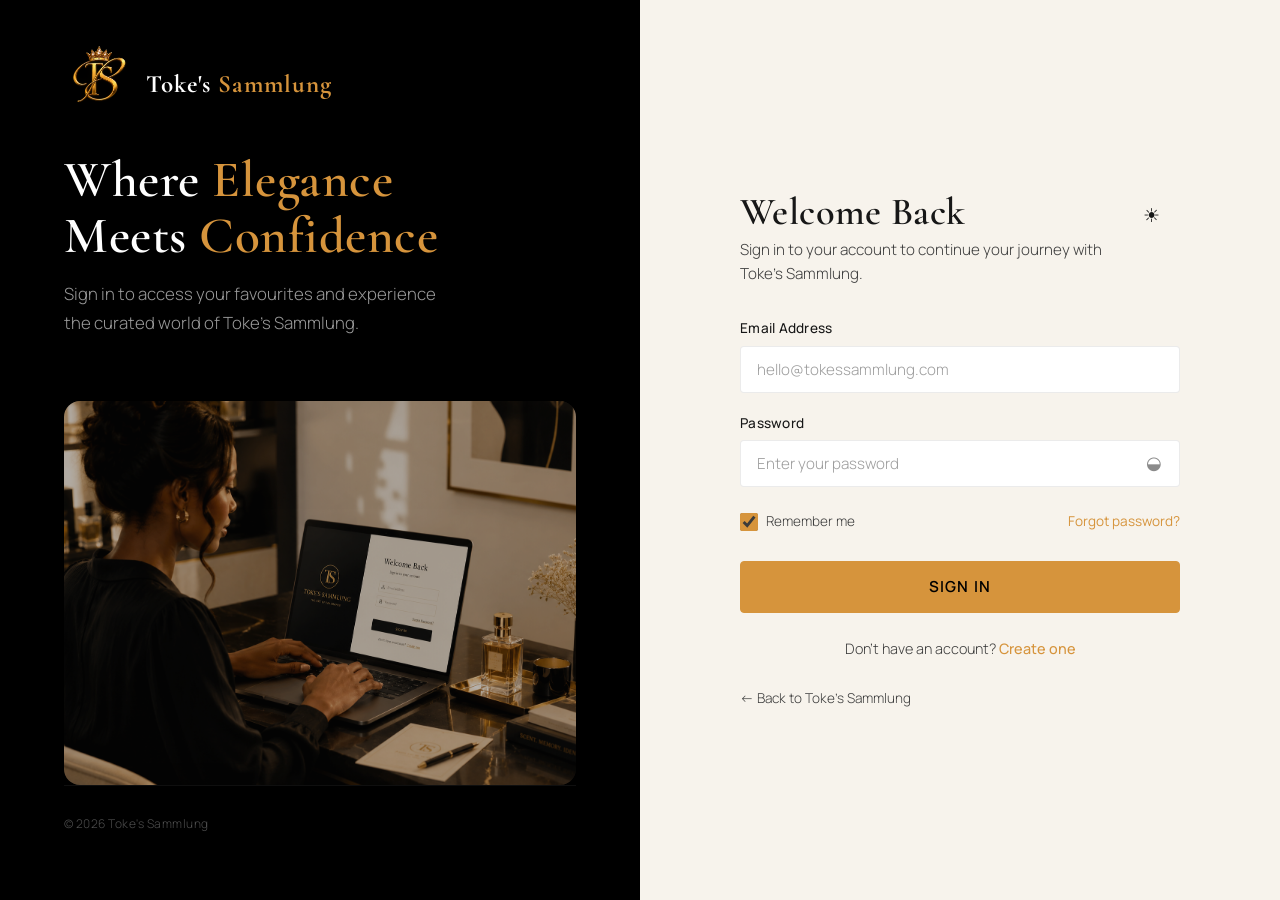
<file: login.html>
<!DOCTYPE html>
<html lang="en">
<head>
    <meta charset="UTF-8" />
    <meta name="viewport" content="width=device-width, initial-scale=1.0" />
    <title>Login | Toke's Sammlung</title>
    <meta name="description" content="Login to your Toke's Sammlung account to save favourites and manage your preferences." />
    <link rel="preconnect" href="https://fonts.googleapis.com" />
    <link rel="preconnect" href="https://fonts.gstatic.com" crossorigin />
    <link href="https://fonts.googleapis.com/css2?family=Cormorant+Garamond:ital,wght@0,400;0,500;0,600;0,700;1,400&family=Manrope:wght@300;400;500;600;700;800&display=swap" rel="stylesheet" />
    <link rel="stylesheet" href="assets/css/main.css" />
</head>
<body data-page="auth">

    <!-- ===== AUTHENTICATION WRAPPER ===== -->
    <div class="auth-wrapper">

        <!-- ===== VISUAL PANEL (Left) ===== -->
        <div class="auth-visual">
            <div class="auth-visual-content">
                <div class="auth-visual-brand">
                    <span class="auth-visual-monogram auth-logo-centered-2"><img src="assets/images/TokeSammlungLogoSymbol.png" alt="Toke Sammlung" class="anim-reveal-image"></span>
                    <span class="auth-visual-name auth-logo-text-2">Toke's <span class="gold">Sammlung</span></span>
                </div>
                <div class="auth-visual-statement">
                    <h2 class="auth-visual-title anim-fade-up">
                        Where <span class="gold">Elegance</span><br />
                        Meets <span class="gold">Confidence</span>
                    </h2>
                    <p class="auth-visual-text anim-fade-up">
                        Sign in to access your favourites and experience the curated world of Toke's Sammlung.
                    </p>
                </div>
                <div class="auth-visual-image">
                    <img src="assets/images/brand/auth-visual-image-login.png" alt="Toke's Sammlung — luxury and elegance" class="anim-reveal-image" loading="lazy" />
                </div>
                <div class="auth-visual-footer">
                    <span class="auth-visual-tagline">© 2026 Toke's Sammlung</span>
                </div>
            </div>
        </div>

        <!-- ===== FORM PANEL (Right) ===== -->
        <div class="auth-form-panel">
            <div class="auth-form-container">
                <!-- Theme toggle (positioned for auth) -->
                <button class="auth-card-theme-toggle" aria-label="Toggle dark mode" id="authThemeToggle" role="switch" aria-checked="false">
                    <span class="theme-icon" aria-hidden="true">☀</span>
                </button>

                <!-- Logo -->
                <!-- <a href="index.html" class="auth-logo" aria-label="Toke's Sammlung home">
                    <img src="assets/images/TokeSammlungLogoSymbol.png" />
                    <span class="auth-logo-text auth-logo-text-2">Toke's <span class="gold">Sammlung</span></span>
                </a> -->

                <!-- Form Header -->
                <div class="auth-form-header">
                    <h1 class="auth-form-title  anim-fade-up">Welcome Back</h1>
                    <p class="auth-form-subtitle anim-fade-up">Sign in to your account to continue your journey with <br> Toke's Sammlung.</p>
                </div>

                <!-- Login Form -->
                <form class="auth-form" id="loginForm" novalidate>
                    <div class="auth-form-group">
                        <label for="loginEmail">Email Address</label>
                        <input type="email" id="loginEmail" name="email" placeholder="hello@tokessammlung.com" autocomplete="email" required />
                    </div>

                    <div class="auth-form-group">
                        <label for="loginPassword">Password</label>
                        <div class="auth-password-wrapper">
                            <input type="password" id="loginPassword" name="password" placeholder="Enter your password" autocomplete="current-password" required />
                            <button type="button" class="auth-password-toggle" aria-label="Show password" data-target="loginPassword">
                                <span class="auth-eye" aria-hidden="true">◒</span>
                            </button>
                        </div>
                    </div>

                    <div class="auth-form-options">
                        <label class="auth-checkbox">
                            <input type="checkbox" name="remember" checked />
                            <span class="auth-checkbox-label">Remember me</span>
                        </label>
                        <a href="password-reset.html" class="auth-forgot-link">Forgot password?</a>
                    </div>

                    <button type="submit" class="btn btn-primary auth-submit">Sign In</button>

                    <p class="auth-switch">
                        Don't have an account? <a href="register.html">Create one</a>
                    </p>
                </form>

                <!-- Back to site -->
                <a href="index.html" class="auth-back-link">← Back to Toke's Sammlung</a>
            </div>
        </div>
    </div>

    <!-- ===== TOAST ===== -->
    <div class="toast" id="toast" role="alert" aria-live="polite">
        <span class="toast-icon" aria-hidden="true"></span>
        <span class="toast-message" id="toastMessage">Message</span>
    </div>

     <!-- ===== SCROLL TO TOP BUTTON ===== -->
    <button class="scroll-to-top" aria-label="Scroll to top">
        <svg xmlns="http://www.w3.org/2000/svg" width="20" height="20" viewBox="0 0 24 24" fill="none" stroke="currentColor" stroke-width="2" stroke-linecap="round" stroke-linejoin="round">
            <path d="M12 19V5"/>
            <path d="M5 12l7-7 7 7"/>
        </svg>
    </button>

    <script src="assets/js/main.js"></script>
</body>
</html>
</file>
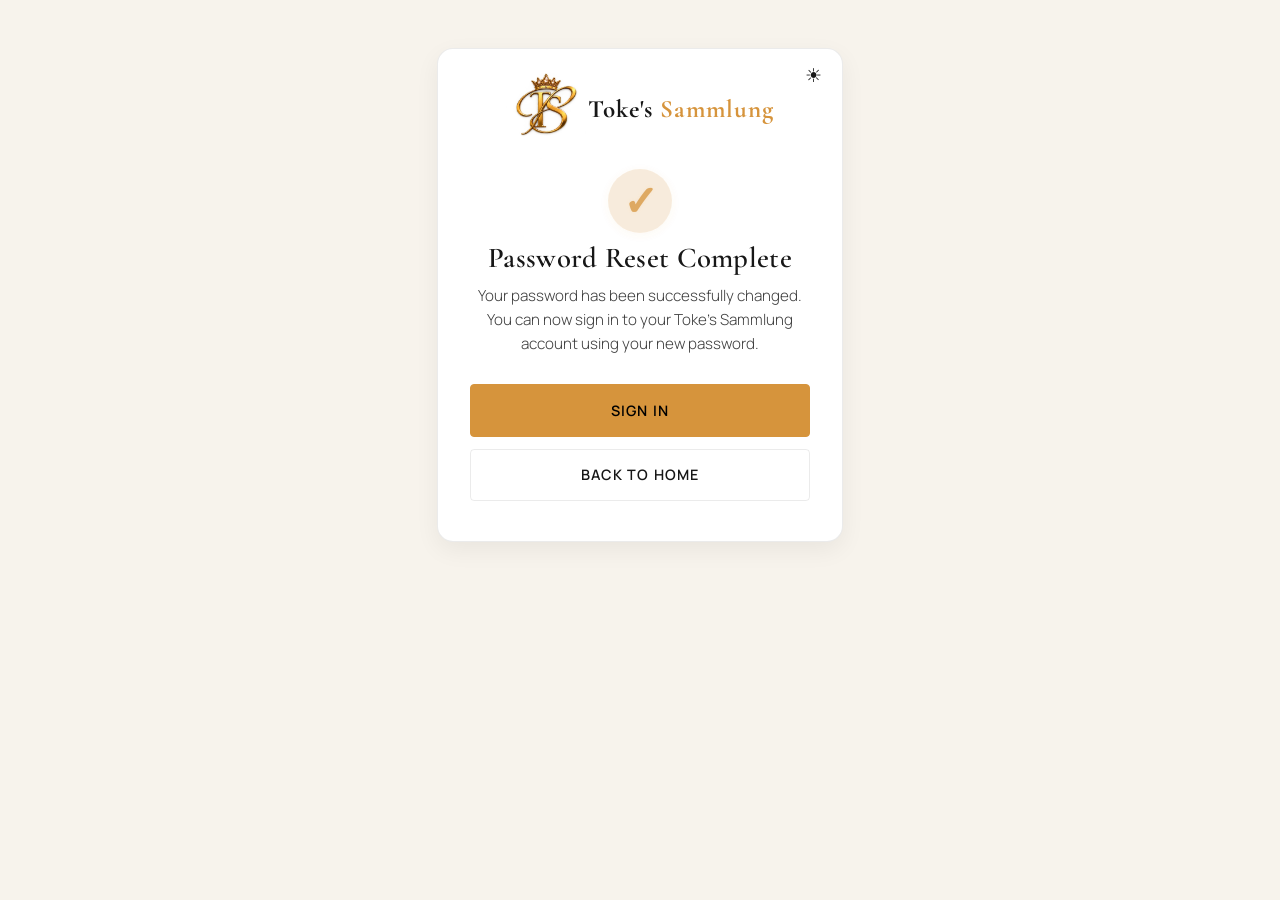
<file: password-reset-complete.html>
<!DOCTYPE html>
<html lang="en">
<head>
    <meta charset="UTF-8" />
    <meta name="viewport" content="width=device-width, initial-scale=1.0" />
    <title>Password Updated | Toke's Sammlung</title>
    <meta name="description" content="Your Toke's Sammlung password has been successfully updated. Sign in to your account now." />
    <link rel="preconnect" href="https://fonts.googleapis.com" />
    <link rel="preconnect" href="https://fonts.gstatic.com" crossorigin />
    <link href="https://fonts.googleapis.com/css2?family=Cormorant+Garamond:ital,wght@0,400;0,500;0,600;0,700;1,400&family=Manrope:wght@300;400;500;600;700;800&display=swap" rel="stylesheet" />
    <link rel="stylesheet" href="assets/css/main.css" />
</head>
<body data-page="auth">


    <main>
        <!-- ===== PASSWORD RESET COMPLETE – FINAL SUCCESS STATE ===== -->
        <section class="auth-form-section" aria-label="Password updated successfully">
            <div class="container">
                <div class="auth-form-card">
                    <!-- Theme toggle inside card -->
                    <button class="auth-card-theme-toggle" aria-label="Toggle dark mode" id="authThemeToggle" role="switch" aria-checked="false">
                        <span class="theme-icon" aria-hidden="true">☀</span>
                    </button>
                    <!-- Logo (centered) -->
                    <a href="index.html" class="auth-logo auth-logo-centered" aria-label="Toke's Sammlung home">
                        <img src="assets/images/TokeSammlungLogoSymbol.png" alt="Toke's Sammlung" class="anim-reveal-image" width="48" height="48" />
                        <span class="auth-logo-text auth-logo-text-2">Toke's <span class="gold">Sammlung</span></span>
                    </a>

                    <!-- Success Content -->
                    <div class="auth-success-state">
                        <!-- Icon with circular milky background -->
                        <span class="auth-success-icon auth-success-icon-check" aria-hidden="true">✓</span>
                        <h1 class="auth-success-title">Password Reset Complete</h1>
                        <p class="auth-success-text">
                            Your password has been successfully changed. You can now sign in to your Toke's Sammlung account using your new password.
                        </p>
                        <div class="auth-success-actions">
                            <a href="login.html" class="btn btn-primary auth-success-btn">Sign In</a>
                            <a href="index.html" class="btn btn-secondary auth-success-btn-secondary">Back to Home</a>
                        </div>
                    </div>
                </div>
            </div>
        </section>
    </main>

    <!-- ===== TOAST ===== -->
    <div class="toast" id="toast" role="alert" aria-live="polite">
        <span class="toast-icon" aria-hidden="true"></span>
        <span class="toast-message" id="toastMessage">Message</span>
    </div>

     <!-- ===== SCROLL TO TOP BUTTON ===== -->
    <button class="scroll-to-top" aria-label="Scroll to top">
        <svg xmlns="http://www.w3.org/2000/svg" width="20" height="20" viewBox="0 0 24 24" fill="none" stroke="currentColor" stroke-width="2" stroke-linecap="round" stroke-linejoin="round">
            <path d="M12 19V5"/>
            <path d="M5 12l7-7 7 7"/>
        </svg>
    </button>

    <script src="assets/js/main.js"></script>
</body>
</html>
</file>
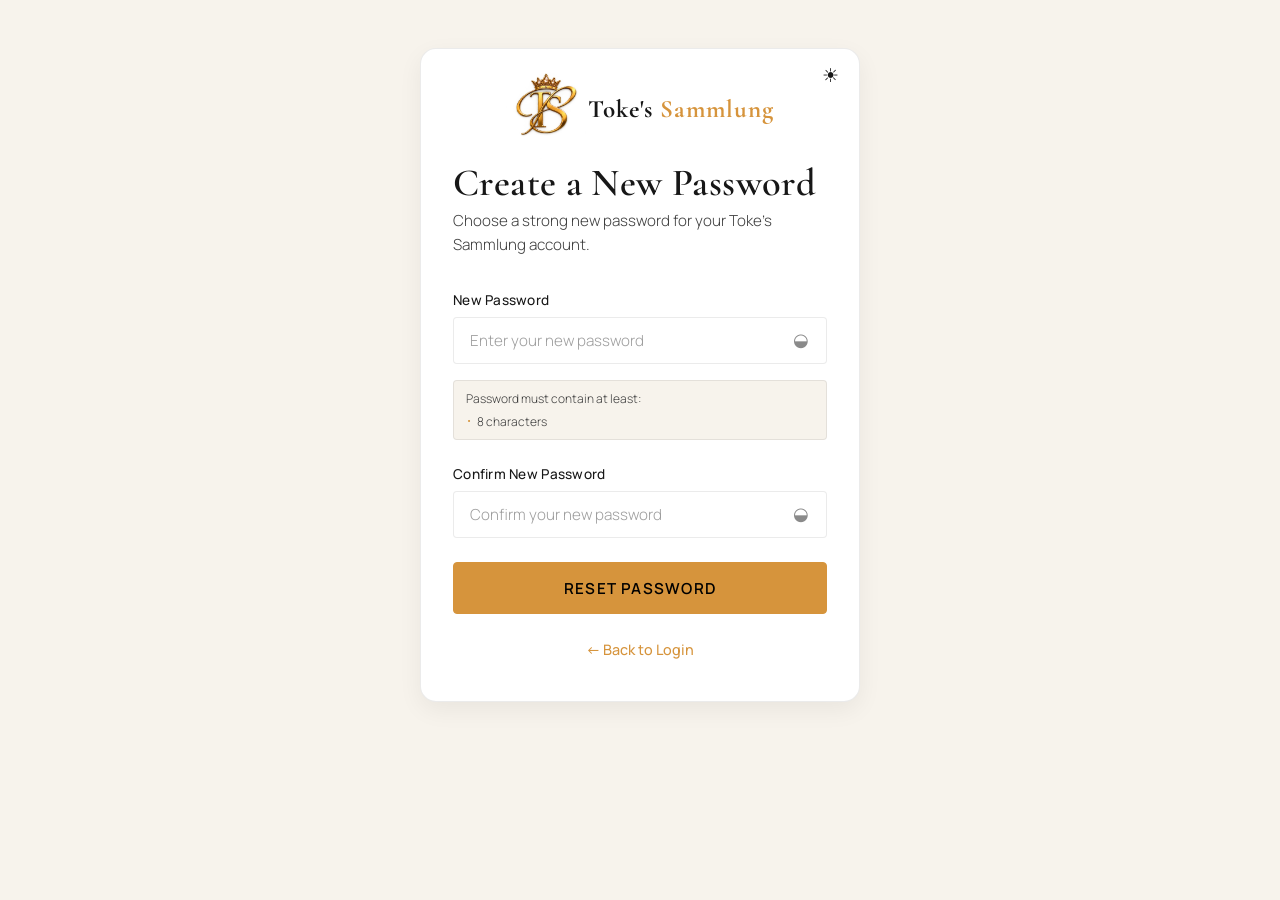
<file: password-reset-confirm.html>
<!DOCTYPE html>
<html lang="en">
<head>
    <meta charset="UTF-8" />
    <meta name="viewport" content="width=device-width, initial-scale=1.0" />
    <title>Create New Password | Toke's Sammlung</title>
    <meta name="description" content="Create a new password for your Toke's Sammlung account. Choose a strong password to keep your account secure." />
    <link rel="preconnect" href="https://fonts.googleapis.com" />
    <link rel="preconnect" href="https://fonts.gstatic.com" crossorigin />
    <link href="https://fonts.googleapis.com/css2?family=Cormorant+Garamond:ital,wght@0,400;0,500;0,600;0,700;1,400&family=Manrope:wght@300;400;500;600;700;800&display=swap" rel="stylesheet" />
    <link rel="stylesheet" href="assets/css/main.css" />
</head>
<body data-page="auth">

    <main>
        <!-- ===== PASSWORD RESET CONFIRMATION FORM ===== -->
        <section class="auth-form-section" aria-label="Create new password">
            <div class="container">
                <div class="auth-form-card">
                    <!-- Theme toggle inside card -->
                    <button class="auth-card-theme-toggle" aria-label="Toggle dark mode" id="authThemeToggle" role="switch" aria-checked="false">
                        <span class="theme-icon" aria-hidden="true">☀</span>
                    </button>

                    <!-- Logo (centered) -->
                    <a href="index.html" class="auth-logo auth-logo-centered" aria-label="Toke's Sammlung home">
                        <img src="assets/images/TokeSammlungLogoSymbol.png" alt="Toke's Sammlung" class="anim-reveal-image" width="48" height="48" />
                        <span class="auth-logo-text auth-logo-text-2">Toke's <span class="gold">Sammlung</span></span>
                    </a>

                    <!-- Form Header -->
                    <div class="auth-form-header">
                        <h1 class="auth-form-title">Create a New Password</h1>
                        <p class="auth-form-subtitle">
                            Choose a strong new password for your Toke's Sammlung account.
                        </p>
                    </div>

                    <!-- Password Reset Form -->
                    <form class="auth-form" id="resetConfirmForm" novalidate>
                        <!-- New Password -->
                        <div class="auth-form-group">
                            <label for="newPassword">New Password</label>
                            <div class="auth-password-wrapper">
                                <input type="password" id="newPassword" name="new_password" placeholder="Enter your new password" autocomplete="new-password" required minlength="8" />
                                <button type="button" class="auth-password-toggle" aria-label="Show password" data-target="newPassword">
                                    <span class="auth-eye" aria-hidden="true">◒</span>
                                </button>
                            </div>
                        </div>

                        <!-- Password Requirements -->
                        <div class="auth-password-requirements" id="passwordRequirements">
                            <span class="auth-req-label">Password must contain at least:</span>
                            <ul class="auth-req-list">
                                <li class="auth-req-item" id="reqLength">8 characters</li>
                            </ul>
                        </div>

                        <!-- Confirm Password -->
                        <div class="auth-form-group">
                            <label for="confirmPassword">Confirm New Password</label>
                            <div class="auth-password-wrapper">
                                <input type="password" id="confirmPassword" name="confirm_password" placeholder="Confirm your new password" autocomplete="new-password" required />
                                <button type="button" class="auth-password-toggle" aria-label="Show password" data-target="confirmPassword">
                                    <span class="auth-eye" aria-hidden="true">◒</span>
                                </button>
                            </div>
                        </div>

                        <button type="submit" class="btn btn-primary auth-submit">Reset Password</button>

                        <p class="auth-switch">
                            <a href="login.html">← Back to Login</a>
                        </p>
                    </form>
                </div>
            </div>
        </section>
    </main>

    <!-- ===== TOAST ===== -->
    <div class="toast" id="toast" role="alert" aria-live="polite">
        <span class="toast-icon" aria-hidden="true"></span>
        <span class="toast-message" id="toastMessage">Message</span>
    </div>

     <!-- ===== SCROLL TO TOP BUTTON ===== -->
    <button class="scroll-to-top" aria-label="Scroll to top">
        <svg xmlns="http://www.w3.org/2000/svg" width="20" height="20" viewBox="0 0 24 24" fill="none" stroke="currentColor" stroke-width="2" stroke-linecap="round" stroke-linejoin="round">
            <path d="M12 19V5"/>
            <path d="M5 12l7-7 7 7"/>
        </svg>
    </button>

    <script src="assets/js/main.js"></script>
</body>
</html>
</file>
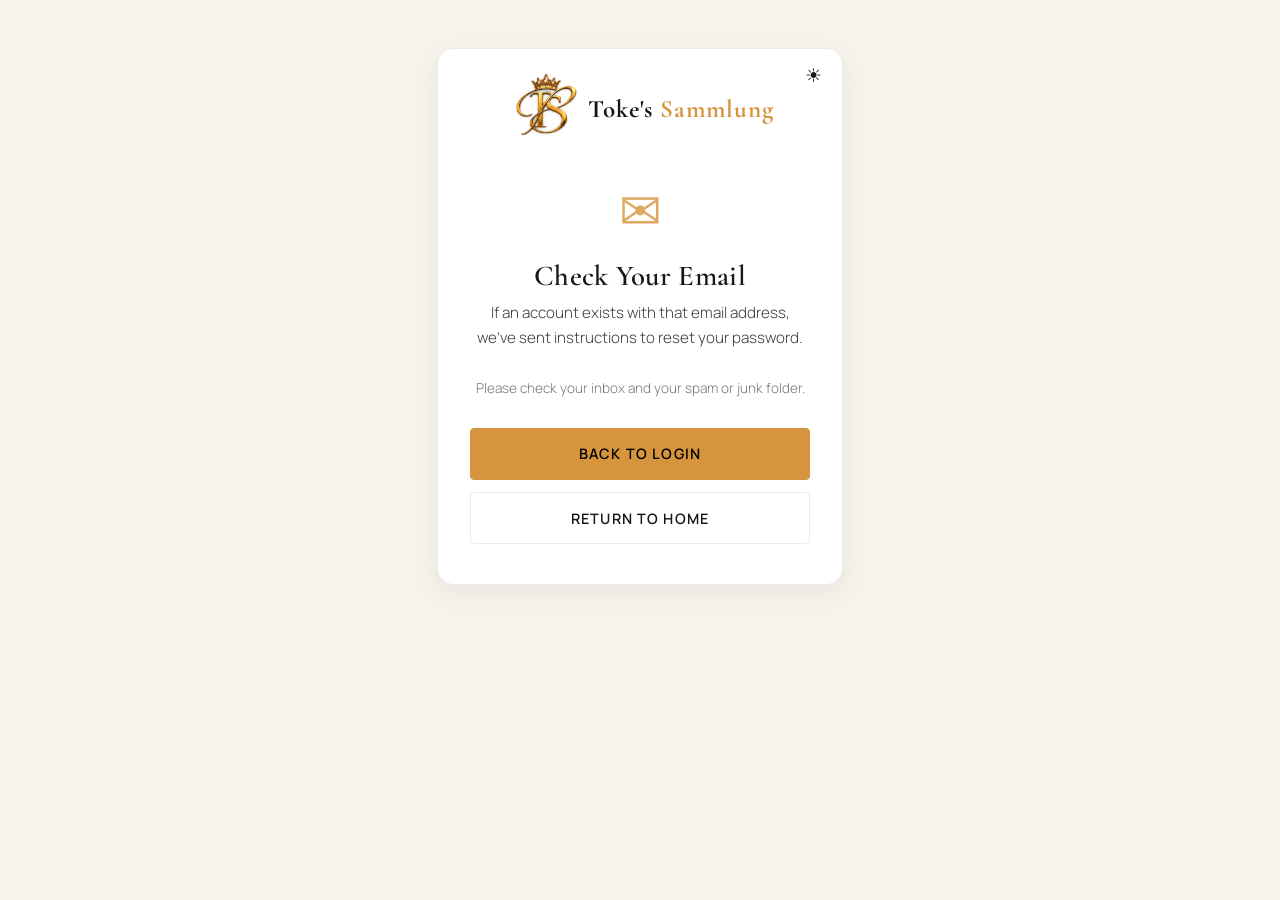
<file: password-reset-done.html>
<!DOCTYPE html>
<html lang="en">
<head>
    <meta charset="UTF-8" />
    <meta name="viewport" content="width=device-width, initial-scale=1.0" />
    <title>Check Your Email | Toke's Sammlung</title>
    <meta name="description" content="Password reset instructions have been sent to your email. Check your inbox to continue." />
    <link rel="preconnect" href="https://fonts.googleapis.com" />
    <link rel="preconnect" href="https://fonts.gstatic.com" crossorigin />
    <link href="https://fonts.googleapis.com/css2?family=Cormorant+Garamond:ital,wght@0,400;0,500;0,600;0,700;1,400&family=Manrope:wght@300;400;500;600;700;800&display=swap" rel="stylesheet" />
    <link rel="stylesheet" href="assets/css/main.css" />
</head>
<body data-page="auth">


    <main>
        <!-- ===== PASSWORD RESET DONE – SUCCESS STATE ===== -->
        <section class="auth-form-section" aria-label="Password reset email sent">
            <div class="container">
                <div class="auth-form-card">
                    <!-- Theme toggle inside card -->
                    <button class="auth-card-theme-toggle" aria-label="Toggle dark mode" id="authThemeToggle" role="switch" aria-checked="false">
                        <span class="theme-icon" aria-hidden="true">☀</span>
                    </button>

                    <!-- Logo (centered with auth-logo-centered) -->
                    <a href="index.html" class="auth-logo auth-logo-centered" aria-label="Toke's Sammlung home">
                        <img src="assets/images/TokeSammlungLogoSymbol.png" alt="Toke's Sammlung" class="anim-reveal-image" width="48" height="48" />
                        <span class="auth-logo-text auth-logo-text-2">Toke's <span class="gold">Sammlung</span></span>
                    </a>

                    <!-- Success Content -->
                    <div class="auth-success-state">
                        <span class="auth-success-icon" aria-hidden="true">✉</span>
                        <h1 class="auth-success-title">Check Your Email</h1>
                        <p class="auth-success-text">
                            If an account exists with that email address, we've sent instructions to reset your password.
                        </p>
                        <p class="auth-success-note">
                            Please check your inbox and your spam or junk folder.
                        </p>
                        <div class="auth-success-actions">
                            <a href="login.html" class="btn btn-primary auth-success-btn">Back to Login</a>
                            <a href="index.html" class="btn btn-secondary auth-success-btn-secondary">Return to Home</a>
                        </div>
                    </div>
                </div>
            </div>
        </section>
    </main>

    <!-- ===== TOAST ===== -->
    <div class="toast" id="toast" role="alert" aria-live="polite">
        <span class="toast-icon" aria-hidden="true"></span>
        <span class="toast-message" id="toastMessage">Message</span>
    </div>

     <!-- ===== SCROLL TO TOP BUTTON ===== -->
    <button class="scroll-to-top" aria-label="Scroll to top">
        <svg xmlns="http://www.w3.org/2000/svg" width="20" height="20" viewBox="0 0 24 24" fill="none" stroke="currentColor" stroke-width="2" stroke-linecap="round" stroke-linejoin="round">
            <path d="M12 19V5"/>
            <path d="M5 12l7-7 7 7"/>
        </svg>
    </button>

    <script src="assets/js/main.js"></script>
</body>
</html>
</file>
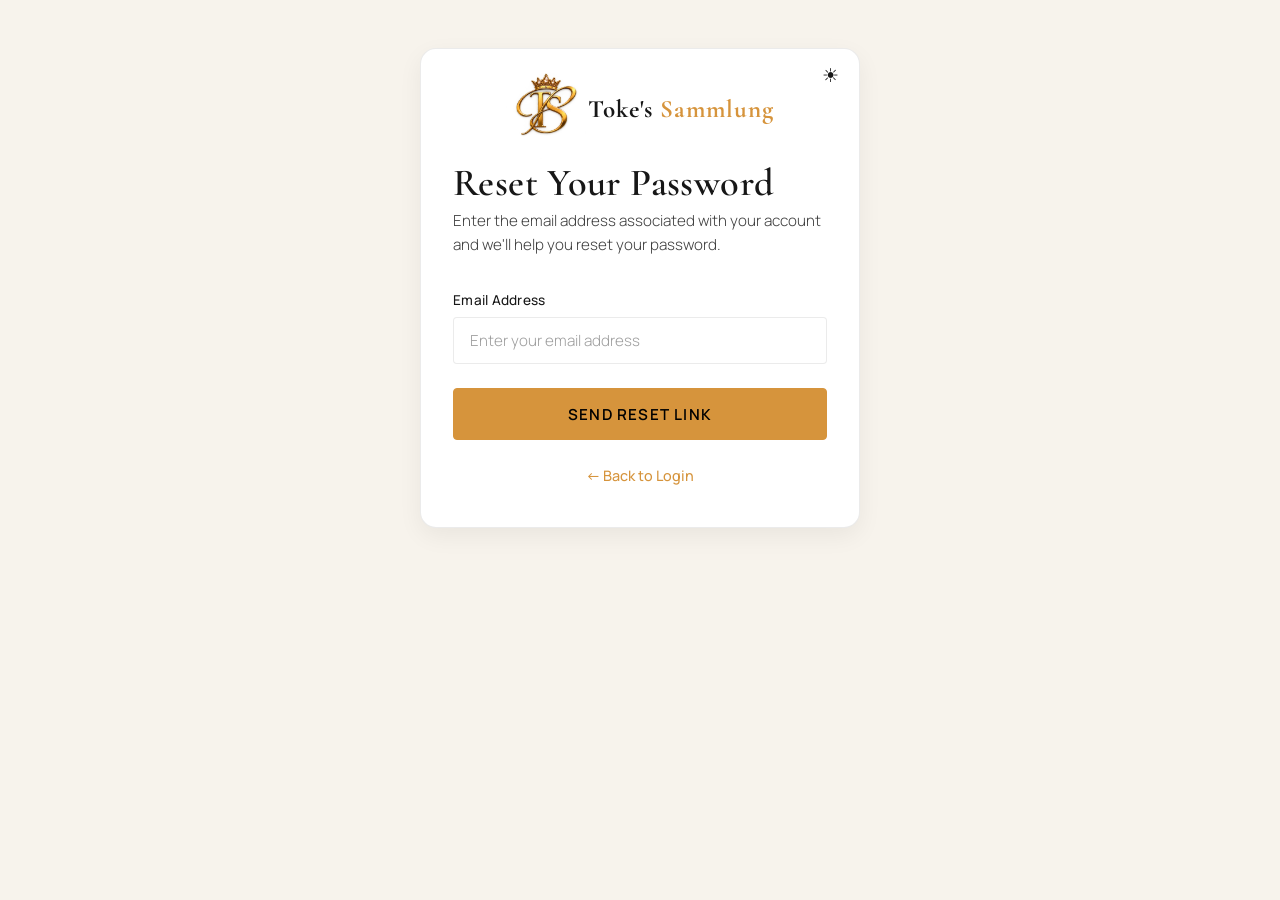
<file: password-reset.html>
<!DOCTYPE html>
<html lang="en">
<head>
    <meta charset="UTF-8" />
    <meta name="viewport" content="width=device-width, initial-scale=1.0" />
    <title>Reset Your Password | Toke's Sammlung</title>
    <meta name="description" content="Reset your Toke's Sammlung password. Enter your email address and we'll help you get back in." />
    <link rel="preconnect" href="https://fonts.googleapis.com" />
    <link rel="preconnect" href="https://fonts.gstatic.com" crossorigin />
    <link href="https://fonts.googleapis.com/css2?family=Cormorant+Garamond:ital,wght@0,400;0,500;0,600;0,700;1,400&family=Manrope:wght@300;400;500;600;700;800&display=swap" rel="stylesheet" />
    <link rel="stylesheet" href="assets/css/main.css" />
</head>
<body data-page="auth">

    <main>
        <!-- ===== PASSWORD RESET FORM ===== -->
        <section class="auth-form-section" aria-label="Reset your password">
            <div class="container">
                <div class="auth-form-card">
                    <!-- Theme toggle inside card -->
                    <button class="auth-card-theme-toggle" aria-label="Toggle dark mode" id="authThemeToggle" role="switch" aria-checked="false">
                        <span class="theme-icon" aria-hidden="true">☀</span>
                    </button>

                    <!-- Logo -->
                    <a href="index.html" class="auth-logo auth-logo-centered" aria-label="Toke's Sammlung home">
                        <img src="assets/images/TokeSammlungLogoSymbol.png" alt="Toke's Sammlung" class="anim-reveal-image" width="48" height="48" />
                        <span class="auth-logo-text auth-logo-text-2">Toke's <span class="gold">Sammlung</span></span>
                    </a>

                    <!-- Form Header -->
                    <div class="auth-form-header">
                        <h1 class="auth-form-title">Reset Your Password</h1>
                        <p class="auth-form-subtitle">
                            Enter the email address associated with your account and we'll help you reset your password.
                        </p>
                    </div>

                    <!-- Reset Form -->
                    <form class="auth-form" id="passwordResetForm" novalidate>
                        <div class="auth-form-group">
                            <label for="resetEmail">Email Address</label>
                            <input type="email" id="resetEmail" name="email" placeholder="Enter your email address" autocomplete="email" required />
                        </div>

                        <button type="submit" class="btn btn-primary auth-submit">Send Reset Link</button>

                        <p class="auth-switch">
                            <a href="login.html">← Back to Login</a>
                        </p>
                    </form>
                </div>
            </div>
        </section>
    </main>

    <!-- ===== TOAST ===== -->
    <div class="toast" id="toast" role="alert" aria-live="polite">
        <span class="toast-icon" aria-hidden="true"></span>
        <span class="toast-message" id="toastMessage">Message</span>
    </div>

     <!-- ===== SCROLL TO TOP BUTTON ===== -->
    <button class="scroll-to-top" aria-label="Scroll to top">
        <svg xmlns="http://www.w3.org/2000/svg" width="20" height="20" viewBox="0 0 24 24" fill="none" stroke="currentColor" stroke-width="2" stroke-linecap="round" stroke-linejoin="round">
            <path d="M12 19V5"/>
            <path d="M5 12l7-7 7 7"/>
        </svg>
    </button>

    <script src="assets/js/main.js"></script>
</body>
</html>
</file>
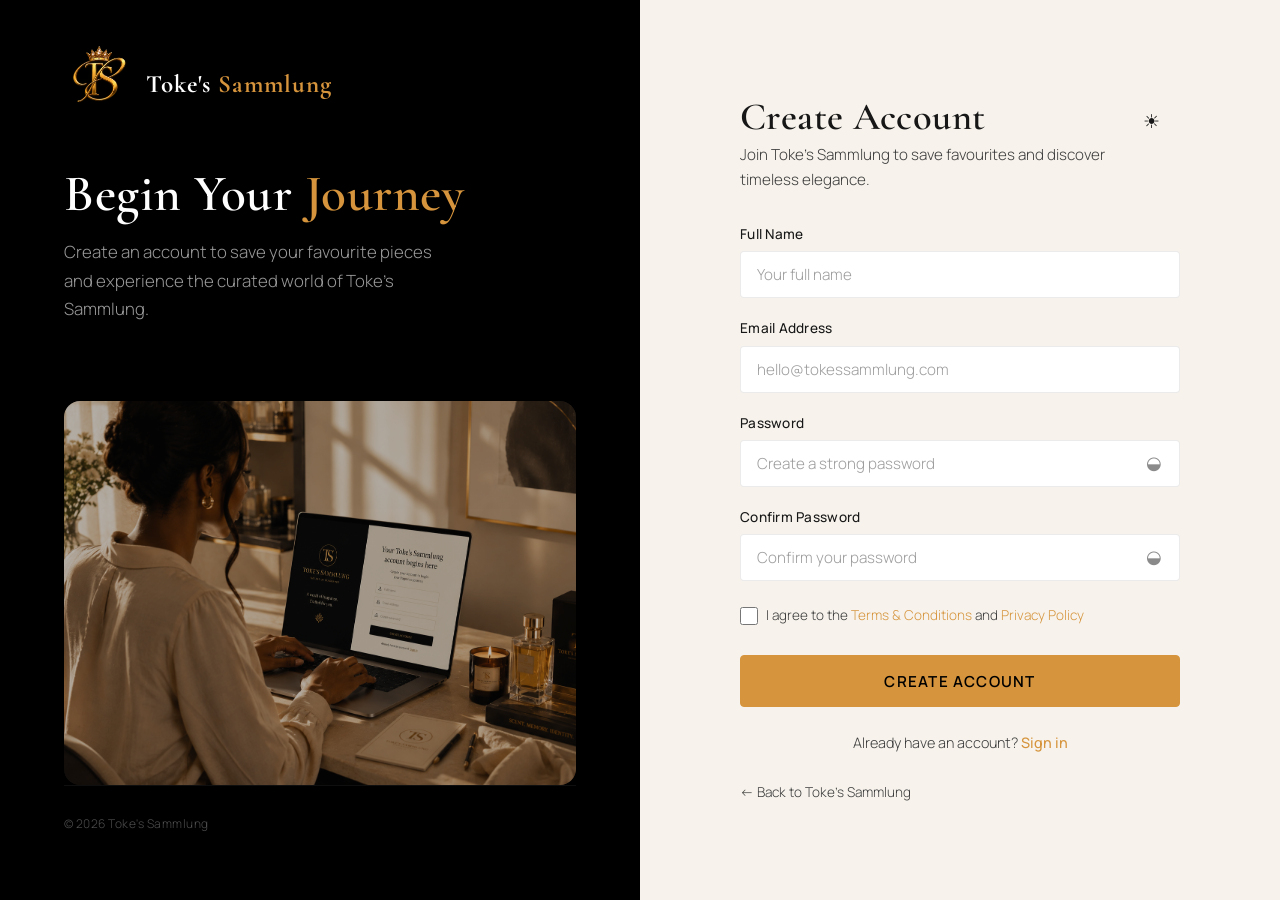
<file: register.html>
<!DOCTYPE html>
<html lang="en">
<head>
    <meta charset="UTF-8" />
    <meta name="viewport" content="width=device-width, initial-scale=1.0" />
    <title>Create Account | Toke's Sammlung</title>
    <meta name="description" content="Create your Toke's Sammlung account to save favourites and experience luxury curated just for you." />
    <link rel="preconnect" href="https://fonts.googleapis.com" />
    <link rel="preconnect" href="https://fonts.gstatic.com" crossorigin />
    <link href="https://fonts.googleapis.com/css2?family=Cormorant+Garamond:ital,wght@0,400;0,500;0,600;0,700;1,400&family=Manrope:wght@300;400;500;600;700;800&display=swap" rel="stylesheet" />
    <link rel="stylesheet" href="assets/css/main.css" />
</head>
<body data-page="auth">

    <!-- ===== AUTHENTICATION WRAPPER ===== -->
    <div class="auth-wrapper">

        <!-- ===== VISUAL PANEL (Left) ===== -->
        <div class="auth-visual">
            <div class="auth-visual-content">
                <div class="auth-visual-brand">
                    <span class="auth-visual-monogram auth-logo-centered-2"><img src="assets/images/TokeSammlungLogoSymbol.png" alt="Toke Sammlung" class="anim-reveal-image" ></span>
                    <span class="auth-visual-name auth-logo-text-2">Toke's <span class="gold">Sammlung</span></span>
                </div>
                <div class="auth-visual-statement">
                    <h2 class="auth-visual-title">
                        Begin Your <span class="gold">Journey</span>
                    </h2>
                    <p class="auth-visual-text">
                        Create an account to save your favourite pieces and experience the curated world of Toke's Sammlung.
                    </p>
                </div>
                <div class="auth-visual-image">
                    <img src="assets/images/brand/auth-visual-image-register.png" alt="Toke's Sammlung — luxury and elegance" class="anim-reveal-image" loading="lazy" />
                </div>
                <div class="auth-visual-footer">
                    <span class="auth-visual-tagline">© 2026 Toke's Sammlung</span>
                </div>
            </div>
        </div>

        <!-- ===== FORM PANEL (Right) ===== -->
        <div class="auth-form-panel">
            <div class="auth-form-container">
                <!-- Theme toggle -->
                <button class="auth-card-theme-toggle" aria-label="Toggle dark mode" id="authThemeToggle" role="switch" aria-checked="false">
                    <span class="theme-icon" aria-hidden="true">☀</span>
                </button>

                <!-- Logo -->
                <!-- <a href="index.html" class="auth-logo" aria-label="Toke's Sammlung home">
                    <img src="data:image/svg+xml,%3Csvg xmlns='http://www.w3.org/2000/svg' viewBox='0 0 100 100'%3E%3Crect width='100' height='100' fill='%23D6943C'/%3E%3Ctext x='50' y='68' font-family='Cormorant Garamond, serif' font-size='52' font-weight='700' text-anchor='middle' fill='%23000000'%3ETS%3C/text%3E%3C/svg%3E" alt="Toke's Sammlung" width="48" height="48" />
                    <span class="auth-logo-text">Toke's <span class="gold">Sammlung</span></span>
                </a> -->

                <!-- Form Header -->
                <div class="auth-form-header">
                    <h1 class="auth-form-title  anim-fade-up">Create Account</h1>
                    <p class="auth-form-subtitle  anim-fade-up">Join Toke's Sammlung to save favourites and discover <br> timeless elegance.</p>
                </div>

                <!-- Register Form -->
                <form class="auth-form" id="registerForm" novalidate>
                    <div class="auth-form-group">
                        <label for="registerName">Full Name</label>
                        <input type="text" id="registerName" name="name" placeholder="Your full name" autocomplete="name" required />
                    </div>

                    <div class="auth-form-group">
                        <label for="registerEmail">Email Address</label>
                        <input type="email" id="registerEmail" name="email" placeholder="hello@tokessammlung.com" autocomplete="email" required />
                    </div>

                    <div class="auth-form-group">
                        <label for="registerPassword">Password</label>
                        <div class="auth-password-wrapper">
                            <input type="password" id="registerPassword" name="password" placeholder="Create a strong password" autocomplete="new-password" required />
                            <button type="button" class="auth-password-toggle" aria-label="Show password" data-target="registerPassword">
                                <span class="auth-eye" aria-hidden="true">◒</span>
                            </button>
                        </div>
                    </div>

                    <div class="auth-form-group">
                        <label for="registerConfirmPassword">Confirm Password</label>
                        <div class="auth-password-wrapper">
                            <input type="password" id="registerConfirmPassword" name="confirm_password" placeholder="Confirm your password" autocomplete="new-password" required />
                            <button type="button" class="auth-password-toggle" aria-label="Show password" data-target="registerConfirmPassword">
                                <span class="auth-eye" aria-hidden="true">◒</span>
                            </button>
                        </div>
                    </div>

                    <div class="auth-form-terms">
                        <label class="auth-checkbox">
                            <input type="checkbox" name="terms" required />
                            <span class="auth-checkbox-label">I agree to the <a href="#">Terms & Conditions</a> and <a href="#">Privacy Policy</a></span>
                        </label>
                    </div>

                    <button type="submit" class="btn btn-primary auth-submit">Create Account</button>

                    <p class="auth-switch">
                        Already have an account? <a href="login.html">Sign in</a>
                    </p>
                </form>

                <!-- Back to site -->
                <a href="index.html" class="auth-back-link">← Back to Toke's Sammlung</a>
            </div>
        </div>
    </div>

    <!-- ===== TOAST ===== -->
    <div class="toast" id="toast" role="alert" aria-live="polite">
        <span class="toast-icon" aria-hidden="true"></span>
        <span class="toast-message" id="toastMessage">Message</span>
    </div>

     <!-- ===== SCROLL TO TOP BUTTON ===== -->
    <button class="scroll-to-top" aria-label="Scroll to top">
        <svg xmlns="http://www.w3.org/2000/svg" width="20" height="20" viewBox="0 0 24 24" fill="none" stroke="currentColor" stroke-width="2" stroke-linecap="round" stroke-linejoin="round">
            <path d="M12 19V5"/>
            <path d="M5 12l7-7 7 7"/>
        </svg>
    </button>

    <script src="assets/js/main.js"></script>
</body>
</html>
</file>
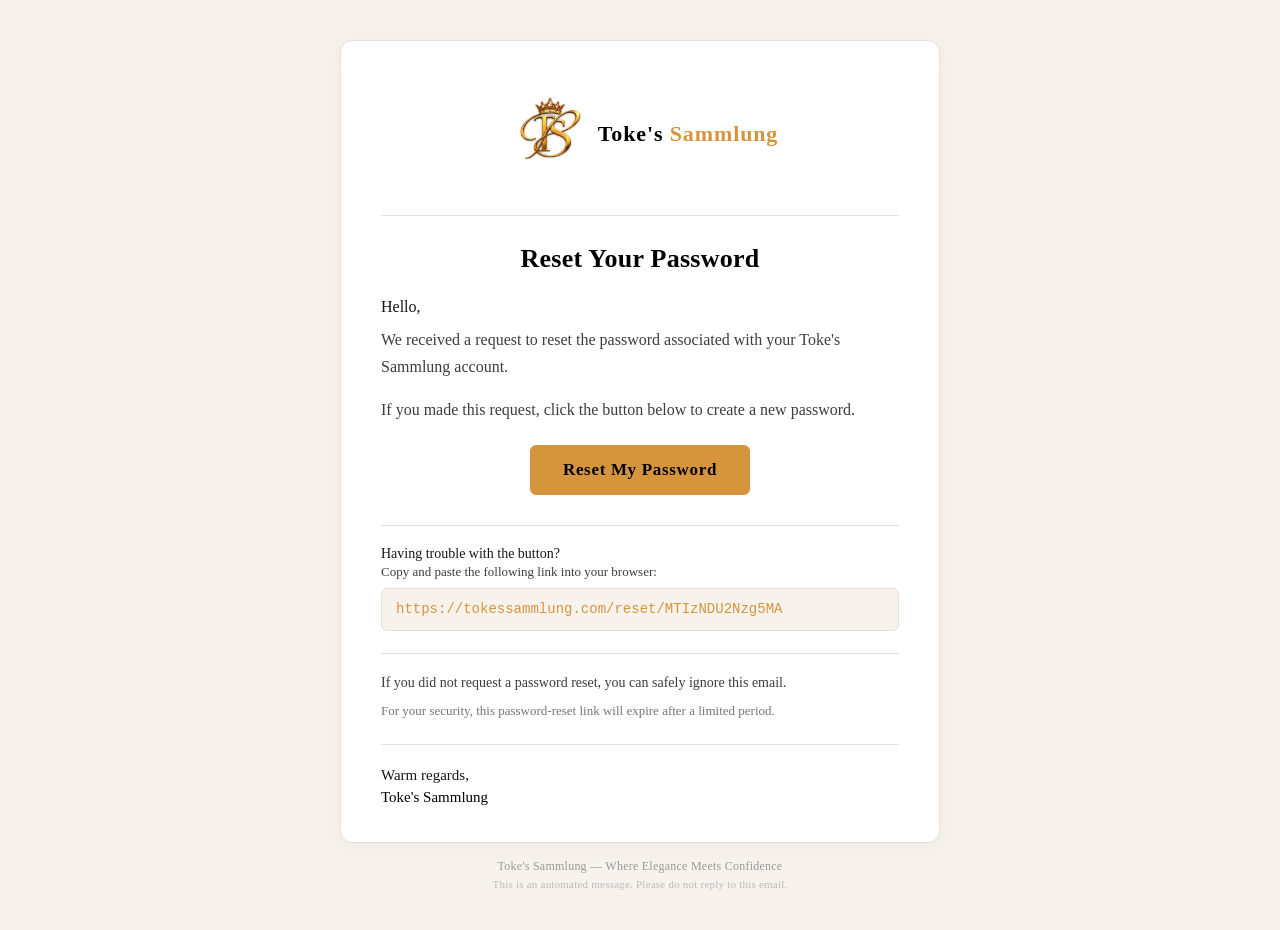
<file: django-email-templates/password-reset-email.html>
<!DOCTYPE html>
<html lang="en">
<head>
    <meta charset="UTF-8" />
    <meta name="viewport" content="width=device-width, initial-scale=1.0" />
    <title>Reset Your Password | Toke's Sammlung</title>
    <style>
        /* ---- Email-safe responsive rules ---- */
        @media only screen and (max-width: 600px) {
            .email-container {
                width: 100% !important;
                padding: 20px 16px !important;
            }
            .email-inner {
                padding: 30px 20px !important;
            }
            .email-heading {
                font-size: 22px !important;
            }
            .email-button {
                width: 100% !important;
                display: block !important;
                text-align: center !important;
                padding: 14px 20px !important;
                font-size: 16px !important;
            }
            .email-logo-img {
                width: 40px !important;
                height: 40px !important;
            }
            .email-logo-text {
                font-size: 18px !important;
            }
            .email-fallback-url {
                font-size: 13px !important;
                padding: 8px 12px !important;
                word-break: break-all !important;
            }
            .email-body-text {
                font-size: 15px !important;
            }
            .email-footer-text {
                font-size: 12px !important;
            }
        }
        @media only screen and (max-width: 400px) {
            .email-inner {
                padding: 24px 14px !important;
            }
            .email-heading {
                font-size: 19px !important;
            }
            .email-button {
                font-size: 14px !important;
                padding: 12px 16px !important;
            }
            .email-body-text {
                font-size: 14px !important;
            }
        }
    </style>
</head>
<body style="margin:0;padding:0;background-color:#F7F3EC;font-family:'Georgia',serif;">

    <!-- ===== OUTER TABLE ===== -->
    <table width="100%" cellpadding="0" cellspacing="0" border="0" style="background-color:#F7F3EC;margin:0;padding:0;">
        <tr>
            <td align="center" style="padding:40px 16px;">

                <!-- ===== MAIN EMAIL CONTAINER ===== -->
                <table class="email-container" width="600" cellpadding="0" cellspacing="0" border="0" style="max-width:600px;width:100%;background-color:#ffffff;border-radius:12px;box-shadow:0 4px 24px rgba(0,0,0,0.04);border:1px solid #e8e0d6;overflow:hidden;margin:0 auto;">
                    <tr>
                        <td style="padding:40px 40px 32px;">

                            <!-- ===== BRAND HEADER ===== -->
                            <table width="100%" cellpadding="0" cellspacing="0" border="0">
                                <tr>
                                    <td align="center" style="padding-bottom:24px;border-bottom:1px solid #e8e0d6;">
                                        <!-- TS Monogram + Brand Name -->
                                        <table cellpadding="0" cellspacing="0" border="0" style="display:inline-block;">
                                            <tr>
                                                <td valign="middle" style="padding-right:10px;">
                                                    <span style="display:inline-block;background:none;font-family:'Georgia',serif;font-size:24px;font-weight:700;padding:2px 8px;border-radius:4px;line-height:1.3; margin: -10px -10px -30px 0;"><img src="/assets/images/TokeSammlungLogoSymbol.png" alt="" width="80px" height="110px"></span>
                                                </td>
                                                <td valign="middle">
                                                    <span class="email-logo-text" style="font-family:'Georgia',serif;font-size:22px;font-weight:600;color:#000000;letter-spacing:0.04em;">
                                                        Toke's <span style="color:#D6943C;">Sammlung</span>
                                                    </span>
                                                </td>
                                            </tr>
                                        </table>
                                    </td>
                                </tr>
                            </table>

                            <!-- ===== CONTENT AREA ===== -->
                            <table width="100%" cellpadding="0" cellspacing="0" border="0">
                                <tr>
                                    <td style="padding:28px 0 4px;">

                                        <!-- Heading -->
                                        <h1 class="email-heading" style="font-family:'Georgia',serif;font-size:26px;font-weight:600;color:#000000;margin:0 0 6px;text-align:center;letter-spacing:0.01em;">
                                            Reset Your Password
                                        </h1>

                                        <!-- Greeting -->
                                        <p style="font-family:'Georgia',serif;font-size:16px;color:#171717;font-weight:400;margin:20px 0 4px;line-height:1.6;">
                                            Hello,
                                        </p>

                                        <!-- Main message -->
                                        <p class="email-body-text" style="font-family:'Georgia',serif;font-size:16px;color:#3d3d3d;font-weight:300;line-height:1.7;margin:6px 0 16px;">
                                            We received a request to reset the password associated with your Toke's Sammlung account.
                                        </p>

                                        <p class="email-body-text" style="font-family:'Georgia',serif;font-size:16px;color:#3d3d3d;font-weight:300;line-height:1.7;margin:0 0 22px;">
                                            If you made this request, click the button below to create a new password.
                                        </p>

                                        <!-- ===== RESET BUTTON ===== -->
                                        <table width="100%" cellpadding="0" cellspacing="0" border="0">
                                            <tr>
                                                <td align="center" style="padding:0 0 6px;">
                                                    <a href="password-reset-confirm.html" class="email-button" style="display:inline-block;background-color:#D6943C;color:#000000;font-family:'Georgia',serif;font-size:17px;font-weight:600;text-decoration:none;padding:14px 32px;border-radius:6px;border:1px solid #D6943C;letter-spacing:0.04em;">
                                                        Reset My Password
                                                    </a>
                                                </td>
                                            </tr>
                                        </table>

                                        <!-- ===== FALLBACK URL ===== -->
                                        <table width="100%" cellpadding="0" cellspacing="0" border="0" style="margin-top:24px;border-top:1px solid #e8e0d6;padding-top:20px;">
                                            <tr>
                                                <td>
                                                    <p style="font-family:'Georgia',serif;font-size:14px;color:#171717;font-weight:400;margin:0 0 2px;">
                                                        Having trouble with the button?
                                                    </p>
                                                    <p style="font-family:'Georgia',serif;font-size:13px;color:#3d3d3d;font-weight:300;margin:0 0 8px;">
                                                        Copy and paste the following link into your browser:
                                                    </p>
                                                    <div class="email-fallback-url" style="font-family:'Courier New',monospace;font-size:14px;color:#D6943C;background-color:#F7F3EC;padding:10px 14px;border-radius:6px;border:1px solid #e8e0d6;word-break:break-all;overflow-wrap:break-word;line-height:1.5;">
                                                        https://tokessammlung.com/reset/MTIzNDU2Nzg5MA
                                                    </div>
                                                </td>
                                            </tr>
                                        </table>

                                        <!-- ===== SECURITY & EXPIRATION ===== -->
                                        <table width="100%" cellpadding="0" cellspacing="0" border="0" style="margin-top:22px;border-top:1px solid #e8e0d6;padding-top:18px;">
                                            <tr>
                                                <td>
                                                    <p style="font-family:'Georgia',serif;font-size:14px;color:#3d3d3d;font-weight:300;line-height:1.6;margin:0 0 6px;">
                                                        If you did not request a password reset, you can safely ignore this email.
                                                    </p>
                                                    <p style="font-family:'Georgia',serif;font-size:13px;color:#3d3d3d;font-weight:300;line-height:1.5;margin:0;opacity:0.7;">
                                                        For your security, this password-reset link will expire after a limited period.
                                                    </p>
                                                </td>
                                            </tr>
                                        </table>

                                        <!-- ===== CLOSING ===== -->
                                        <table width="100%" cellpadding="0" cellspacing="0" border="0" style="margin-top:24px;border-top:1px solid #e8e0d6;padding-top:18px;">
                                            <tr>
                                                <td>
                                                    <p style="font-family:'Georgia',serif;font-size:15px;color:#171717;font-weight:400;margin:0 0 2px;line-height:1.6;">
                                                        Warm regards,
                                                    </p>
                                                    <p style="font-family:'Georgia',serif;font-size:15px;color:#000000;font-weight:500;margin:0;">
                                                        Toke's Sammlung
                                                    </p>
                                                </td>
                                            </tr>
                                        </table>

                                    </td>
                                </tr>
                            </table>

                        </td>
                    </tr>
                </table>

                <!-- ===== FOOTER NOTE (outside the card) ===== -->
                <table width="100%" cellpadding="0" cellspacing="0" border="0" style="max-width:600px;margin:16px auto 0;">
                    <tr>
                        <td align="center">
                            <p class="email-footer-text" style="font-family:'Georgia',serif;font-size:12px;color:#999;font-weight:300;margin:0;letter-spacing:0.02em;">
                                Toke's Sammlung &mdash; Where Elegance Meets Confidence
                            </p>
                            <p class="email-footer-text" style="font-family:'Georgia',serif;font-size:11px;color:#bbb;font-weight:300;margin:4px 0 0;letter-spacing:0.02em;">
                                This is an automated message. Please do not reply to this email.
                            </p>
                        </td>
                    </tr>
                </table>

            </td>
        </tr>
    </table>

</body>
</html>
</file>
<file: assets/css/main.css>
/* ============================================
   1. CSS VARIABLES — LIGHT MODE DEFAULT
   ============================================ */
:root {
    /* Colours — Light Mode */
    --color-black: #000000;
    --color-gold: #D6943C;
    --color-ivory: #F7F3EC;
    --color-gold-light: #F2B350;
    --color-champagne: #FCD273;
    --color-text: #171717;

    --color-white: #ffffff;
    --color-off-white: #faf8f5;

    /* Typography */
    --font-heading: 'Cormorant Garamond', serif;
    --font-body: 'Manrope', sans-serif;

    /* Spacing */
    --space-xs: 0.5rem;
    --space-sm: 1rem;
    --space-md: 2rem;
    --space-lg: 4rem;
    --space-xl: 6rem;
    --space-xxl: 8rem;

    /* Container */
    --container-max: 1200px;
    --container-padding: 1.5rem;

    /* Border Radius */
    --radius-sm: 4px;
    --radius-md: 8px;
    --radius-lg: 16px;
    --radius-xl: 24px;

    /* Shadows — Light */
    --shadow-sm: 0 2px 8px rgba(0, 0, 0, 0.04);
    --shadow-md: 0 8px 24px rgba(0, 0, 0, 0.06);
    --shadow-lg: 0 16px 48px rgba(0, 0, 0, 0.08);

    /* Transitions */
    --transition-fast: 0.2s ease;
    --transition-med: 0.4s ease;
    --transition-slow: 0.6s ease;

    /* Layout */
    --nav-height: 72px;

    /* Light-mode background & text (default) */
    --bg-primary: var(--color-ivory);
    --bg-secondary: var(--color-white);
    --bg-card: var(--color-white);
    --text-primary: var(--color-text);
    --text-secondary: #3d3d3d;
    --border-color: rgba(0, 0, 0, 0.08);
    --hero-overlay: rgba(0, 0, 0, 0.02);
}

/* ============================================
   2. RESET / BASE
   ============================================ */
*,
*::before,
*::after {
    margin: 0;
    padding: 0;
    box-sizing: border-box;
}

html {
    scroll-behavior: smooth;
    -webkit-font-smoothing: antialiased;
    -moz-osx-font-smoothing: grayscale;
}

body {
    font-family: var(--font-body);
    background-color: var(--bg-primary);
    color: var(--text-primary);
    line-height: 1.6;
    transition: background-color var(--transition-med), color var(--transition-med);
    overflow-x: hidden;
}

img {
    max-width: 100%;
    height: auto;
    display: block;
}

a {
    text-decoration: none;
    color: inherit;
    transition: color var(--transition-fast);
}

ul {
    list-style: none;
}

.container {
    max-width: var(--container-max);
    margin: 0 auto;
    padding: 0 var(--container-padding);
}

/* ============================================
   3. TYPOGRAPHY
   ============================================ */
h1,
h2,
h3,
h4,
h5,
h6 {
    font-family: var(--font-heading);
    font-weight: 600;
    line-height: 1.2;
    letter-spacing: 0.01em;
}

.section-eyebrow {
    font-family: var(--font-body);
    font-size: 0.75rem;
    font-weight: 600;
    text-transform: uppercase;
    letter-spacing: 0.15em;
    color: var(--color-gold);
    display: inline-block;
    margin-bottom: 0.5rem;
}

.section-title {
    font-size: clamp(2rem, 5vw, 3.25rem);
    font-weight: 600;
    line-height: 1.15;
    margin-bottom: 0.5rem;
}

.section-subtitle {
    font-size: clamp(0.95rem, 1.2vw, 1.15rem);
    color: var(--text-secondary);
    max-width: 540px;
    margin: 0 auto;
    font-weight: 300;
    letter-spacing: 0.02em;
}

.gold {
    color: var(--color-gold);
}

/* ============================================
   4. UTILITIES
   ============================================ */
.brand-divider {
    display: flex;
    align-items: center;
    gap: 0.75rem;
    margin: 1.25rem 0 1.75rem;
}

.divider-line {
    flex: 1;
    height: 1px;
    background: var(--color-gold);
    opacity: 0.4;
}

.divider-diamond {
    color: var(--color-gold);
    font-size: 0.6rem;
    opacity: 0.7;
}

/* ============================================
   5. BUTTONS
   ============================================ */
.btn {
    display: inline-flex;
    align-items: center;
    justify-content: center;
    padding: 0.85rem 2.2rem;
    font-family: var(--font-body);
    font-size: 0.9rem;
    font-weight: 600;
    text-transform: uppercase;
    letter-spacing: 0.08em;
    border-radius: var(--radius-sm);
    border: 1px solid transparent;
    cursor: pointer;
    transition: all var(--transition-fast);
    text-align: center;
    min-height: 52px;
}

.btn-primary {
    background: var(--color-black);
    color: var(--color-white);
    border-color: var(--color-black);
}

.btn-primary:hover {
    background: var(--color-gold);
    border-color: var(--color-gold);
    color: var(--color-black);
    transform: translateY(-2px);
    box-shadow: var(--shadow-md);
}

.btn-secondary {
    background: transparent;
    color: var(--color-black);
    border-color: var(--color-black);
}

.btn-secondary:hover {
    background: var(--color-black);
    color: var(--color-white);
    transform: translateY(-2px);
    box-shadow: var(--shadow-md);
}

.btn-large {
    padding: 1rem 3rem;
    font-size: 1rem;
    min-height: 60px;
}

/* --- Hero buttons: side-by-side on mobile, slightly smaller --- */
.hero-actions {
    display: flex;
    flex-wrap: wrap;
    gap: 0.75rem;
}

@media (max-width: 480px) {
    .hero-actions {
        flex-wrap: nowrap;
        gap: 0.5rem;
    }
    .hero-actions .btn {
        padding: 0.6rem 1.2rem;
        font-size: 0.75rem;
        min-height: 40px;
        flex: 1 1 auto;
        min-width: 0;
    }
}

@media (min-width: 481px) {
    .hero-actions .btn {
        padding: 0.7rem 1.8rem;
        font-size: 0.85rem;
        min-height: 48px;
    }
}

/* ============================================
   6. NAVIGATION
   ============================================ */
.site-header {
    position: sticky;
    top: 0;
    z-index: 1000;
    background: var(--bg-primary);
    border-bottom: 1px solid var(--border-color);
    transition: background var(--transition-med), border-color var(--transition-med);
    height: var(--nav-height);
    display: flex;
    align-items: center;
}

.nav-container {
    display: flex;
    align-items: center;
    justify-content: space-between;
    width: 100%;
}

.nav-brand a {
    display: flex;
    align-items: center;
    gap: 0.75rem;
    font-family: var(--font-heading);
    font-size: 1.5rem;
    font-weight: 600;
    letter-spacing: 0.04em;
}

.nav-brand {
    height: 50px;
    text-align: left;
    display: flex;
    justify-content: center;
    align-items: center;
}

.nav-brand img {
    height: 70px;
    width: 50px;
}

/* Logo – square, larger */
.nav-logo-image {
    border-radius: 0;
    width: 50px;
    height: 50px;
    flex-shrink: 0;
    display: block;
}

.brand-logo-text {
    display: inline;
    font-weight: 999;
    font-size: 22px;
    padding-top: 10px;
}

.brand-logo-monogram {
    display: none;
}

@media (max-width: 639px) {
    .nav-brand a {
        font-size: 1.2rem;
        gap: 0.5rem;
    }
    .nav-logo-image {
        width: 36px;
        height: 36px;
    }
}

.nav-primary {
    display: none;
}

.nav-list {
    display: flex;
    gap: 2rem;
}

.nav-link {
    font-size: 0.85rem;
    font-weight: 500;
    letter-spacing: 0.04em;
    color: var(--text-secondary);
    position: relative;
    padding: 0.25rem 0;
}

.nav-link::after {
    content: '';
    position: absolute;
    left: 0;
    bottom: -2px;
    width: 0;
    height: 2px;
    background: var(--color-gold);
    transition: width var(--transition-fast);
}

.nav-link:hover::after,
.nav-link.active::after {
    width: 100%;
}

.nav-link.active {
    color: var(--color-black);
    font-weight: 600;
}

.nav-actions {
    display: flex;
    align-items: center;
    gap: 0.75rem;
}

/* Theme toggle */
.theme-toggle {
    background: transparent;
    border: none;
    font-size: 1.3rem;
    cursor: pointer;
    padding: 0.3rem 0.5rem;
    border-radius: var(--radius-sm);
    transition: background var(--transition-fast);
    line-height: 1;
    color: var(--text-primary);
}

.theme-toggle:hover {
    background: var(--border-color);
}

/* WhatsApp in nav */
.nav-whatsapp {
    display: none;
    align-items: center;
    gap: 0.4rem;
    font-size: 0.85rem;
    font-weight: 600;
    color: var(--color-gold);
    padding: 0.3rem 0.8rem;
    border-radius: var(--radius-sm);
    border: 1px solid var(--color-gold);
    transition: all var(--transition-fast);
}

.nav-whatsapp:hover {
    background: var(--color-gold);
    color: var(--color-white);
    border-color: var(--color-gold);
}

/* ---- Sign In button (swapped hover states) ---- */
.nav-whatsapp-static {
    /* Normal: gold background, white text (like WhatsApp hover) */
    background: var(--color-gold) !important;
    color: var(--color-white) !important;
    border-color: var(--color-gold) !important;
}

.nav-whatsapp-static:hover {
    /* Hover: transparent background, gold text (like WhatsApp normal) */
    background: transparent !important;
    color: var(--color-gold) !important;
    border-color: var(--color-gold) !important;
    transform: none !important;
}



.whatsapp-icon {
    font-size: 1.1rem;
}

/* --- Burger container (the button) --- */
.nav-toggle {
    display: flex;
    align-items: center;
    justify-content: center;
    background: transparent;
    border: 1px solid var(--color-gold);
    border-radius: var(--radius-sm);
    cursor: pointer;
    padding: 0.45rem 0.6rem;
    transition: all var(--transition-fast);
    width: 44px;
    height: 44px;
}

/* --- The wrapper span that holds the three lines --- */
.nav-toggle .hamburger {
    display: flex;
    flex-direction: column;
    align-items: center;
    justify-content: center;
    gap: 5px;           /* space between lines */
    width: 100%;
    height: 100%;
}

/* --- Each individual line --- */
.nav-toggle .bar {
    display: block;
    width: 22px;
    height: 2px;
    background: var(--color-gold);
    border-radius: 2px;
    transition: all var(--transition-fast);
    flex-shrink: 0;     /* prevent shrinking */
}

/* --- Animation when menu is open (optional, but keep it) --- */
.nav-toggle[aria-expanded="true"] .bar:nth-child(1) {
    transform: rotate(45deg) translate(5px, 5px);
}

.nav-toggle[aria-expanded="true"] .bar:nth-child(2) {
    opacity: 0;
}

.nav-toggle[aria-expanded="true"] .bar:nth-child(3) {
    transform: rotate(-45deg) translate(5px, -5px);
}

/* --- Mobile adjustments (keep them consistent) --- */
@media (max-width: 480px) {
    .nav-toggle {
        padding: 0.4rem 0.55rem;
        width: 40px;
        height: 40px;
    }
    .nav-toggle .bar {
        width: 20px;
        height: 2px;
    }
}



@media (min-width: 1024px) {
    .nav-primary {
        display: block;
    }
    .nav-whatsapp {
        display: flex;
    }
    .nav-toggle {
        display: none;
    }
}

/* ============================================
   7. MOBILE MENU
   ============================================ */
.mobile-menu {
    position: fixed;
    top: 0;
    right: -100%;
    width: 100%;
    max-width: 360px;
    height: 100vh;
    background: var(--bg-primary);
    z-index: 2000;
    transition: right var(--transition-med);
    box-shadow: var(--shadow-lg);
    overflow-y: auto;
    border-left: 1px solid var(--border-color);
}

.mobile-menu.active {
    right: 0;
}

.mobile-menu-inner {
    padding: 2rem 1.5rem;
    display: flex;
    flex-direction: column;
    height: 100%;
}

.mobile-close {
    align-self: flex-end;
    background: transparent;
    border: none;
    font-size: 1.8rem;
    cursor: pointer;
    color: var(--text-primary);
    padding: 0.3rem;
    line-height: 1;
}

.mobile-nav-list {
    display: flex;
    flex-direction: column;
    gap: 1.5rem;
    margin-top: 2rem;
}

.mobile-nav-link {
    font-family: var(--font-heading);
    font-size: 2rem;
    font-weight: 500;
    color: var(--text-primary);
    transition: color var(--transition-fast);
}

.mobile-nav-link:hover,
.mobile-nav-link.active {
    color: var(--color-gold);
}

.mobile-actions {
    margin-top: auto;
    padding-top: 2rem;
    border-top: 1px solid var(--border-color);
}

.mobile-whatsapp {
    display: block;
    text-align: center;
    padding: 0.9rem;
    background: var(--color-gold);
    color: var(--color-white);
    border-radius: var(--radius-sm);
    font-weight: 600;
    letter-spacing: 0.06em;
    transition: background var(--transition-fast);
}

.mobile-whatsapp:hover {
    background: var(--color-black);
    color: var(--color-white);
}

.mobile-brand {
    margin-top: 1.5rem;
    font-family: var(--font-heading);
    font-size: 0.9rem;
    color: var(--text-secondary);
    letter-spacing: 0.1em;
    text-align: center;
}

/* ============================================
   8. HERO
   ============================================ */
.hero {
    padding: 2rem 0 3rem;
    background: var(--bg-primary);
    transition: background var(--transition-med);
}

.hero-grid {
    display: grid;
    grid-template-columns: 1fr;
    gap: 2rem;
    align-items: center;
    max-width: var(--container-max);
    margin: 0 auto;
    padding: 0 var(--container-padding);
}

.hero-content {
    position: relative;
    padding: 1rem 0;
}

.hero-eyebrow {
    display: flex;
    align-items: center;
    gap: 0.75rem;
    margin-bottom: 0.75rem;
}

.hero-eyebrow-1 {
    display: flex;
    justify-content: center;
    align-items: center;
}

.hero-eyebrow-text {
    font-family: var(--font-body);
    font-size: 0.7rem;
    text-transform: uppercase;
    letter-spacing: 0.2em;
    color: var(--text-secondary);
    font-weight: 500;
    
}

.gold-line {
    display: inline-block;
    width: 32px;
    height: 2px;
    background: var(--color-gold);
}

.hero-title {
    font-size: clamp(2.6rem, 8vw, 5rem);
    font-weight: 600;
    line-height: 1.05;
    margin-bottom: 1rem;
    letter-spacing: -0.01em;
}

.hero-description {
    font-size: clamp(1rem, 1.2vw, 1.2rem);
    max-width: 480px;
    color: var(--text-secondary);
    margin-bottom: 2rem;
    font-weight: 300;
    line-height: 1.7;
}

.hero-monogram {
    position: absolute;
    bottom: -10rem;
    right: 0rem;
    font-family: var(--font-heading);
    font-size: 10rem;
    font-weight: 700;
    color: var(--color-gold);
    opacity: 0.06;
    pointer-events: none;
    line-height: 1;
    z-index: 0;
}


.hero-monogram-about {
    position: absolute;
    bottom: -3rem;
    right: 0rem;
    font-family: var(--font-heading);
    font-size: 10rem;
    font-weight: 700;
    color: var(--color-gold);
    opacity: 0.06;
    pointer-events: none;
    line-height: 1;
    z-index: 0;
    width: 300px !important;
    height: 400px !important;
}

.hero-monogram-contact {
    position: absolute;
    bottom: -5rem;
    right: 1rem;
    font-family: var(--font-heading);
    font-size: 10rem;
    font-weight: 700;
    color: var(--color-gold);
    opacity: 0.06;
    pointer-events: none;
    line-height: 1;
    z-index: 0;
    width: 300px !important;
    height: 400px !important;
}



.hero-image-wrapper {
    position: relative;
}

.hero-image {
    position: relative;
    border-radius: var(--radius-lg);
    overflow: hidden;
    box-shadow: var(--shadow-md);
    aspect-ratio: 4/3;
    background: var(--color-ivory);
}

.hero-image img {
    width: 100%;
    height: 100%;
    object-fit: cover;
    display: block;
}

.hero-image-accent {
    position: absolute;
    bottom: -10px;
    right: -10px;
    width: 50%;
    height: 35%;
    border: 2px solid var(--color-gold);
    border-radius: var(--radius-lg);
    z-index: -1;
    opacity: 0.25;
}

@media (min-width: 768px) {
    .hero {
        padding: 3rem 0 4rem;
    }
    .hero-grid {
        grid-template-columns: 1fr 1fr;
        gap: 3rem;
    }
    .hero-image {
        aspect-ratio: 4/3;
    }
}

/* --------------------------------------------
   ONE QUERY TO RULE ALL TABLETS 
   (Portrait & Landscape) 
   -------------------------------------------- */
@media (min-width: 768px) and (max-width: 1023px) {
    .hero-monogram {
        position: absolute;
        bottom: -5rem;
        right: -5rem;
    }

    .hero-monogram img {
        width: 370px;
        height: 500px;
    }
 
}



@media (min-width: 1024px) {
    .hero-grid {
        gap: 4rem;
    }
    .hero-image {
        aspect-ratio: 4/3;
    }
    .hero-monogram {
        position: absolute;
        bottom: -5rem;
        right: -5rem;
    }

    .hero-monogram img {
        width: 370px;
        height: 500px;
    }
}


/* ============================================
   9. BRAND INTRODUCTION
   ============================================ */
.brand-intro {
    padding: var(--space-xl) 0;
    background: var(--bg-secondary);
    transition: background var(--transition-med);
}

.brand-intro-grid {
    display: grid;
    grid-template-columns: 1fr;
    gap: 2.5rem;
    align-items: center;
}

.brand-intro-content {
    padding: 0 0.5rem;
}

.brand-intro-text {
    font-size: 1.05rem;
    color: var(--text-secondary);
    margin-top: 1rem;
    max-width: 600px;
    line-height: 1.8;
    font-weight: 300;
}

.brand-intro-image {
    border-radius: var(--radius-lg);
    overflow: hidden;
    box-shadow: var(--shadow-md);
    aspect-ratio: 4/3;
    background: var(--color-ivory);
}

.brand-intro-image img {
    width: 100%;
    height: 100%;
    object-fit: cover;
}

@media (min-width: 768px) {
    .brand-intro-grid {
        grid-template-columns: 1fr 1fr;
        gap: 4rem;
    }
    .brand-intro-image {
        aspect-ratio: 4/3;
    }
}

/* ============================================
   10. FEATURED COLLECTION
   ============================================ */
.featured-collection {
    padding: var(--space-xl) 0;
    background: var(--bg-primary);
    transition: background var(--transition-med);
}

.section-header {
    text-align: center;
    margin-bottom: var(--space-lg);
}

.section-header .section-subtitle {
    margin-top: 0.25rem;
}

/* Product Grid — 4 columns, 2 rows */
.product-grid {
    display: grid;
    grid-template-columns: 1fr;
    gap: 2rem;
}

/* Product Card */
.product-card {
    background: var(--bg-card);
    border-radius: var(--radius-lg);
    overflow: hidden;
    box-shadow: var(--shadow-sm);
    transition: all var(--transition-med);
    border: 1px solid var(--border-color);
}

.product-card:hover {
    transform: translateY(-6px);
    box-shadow: var(--shadow-lg);
}

.product-card-image {
    position: relative;
    aspect-ratio: 5/4;
    background: var(--color-ivory);
    overflow: hidden;
}

.product-card-image img {
    width: 100%;
    height: 100%;
    object-fit: cover;
    transition: transform var(--transition-med);
}

.product-card:hover .product-card-image img {
    transform: scale(1.03);
}

.product-card-fav {
    position: absolute;
    top: 0.85rem;
    right: 0.85rem;
    background: rgba(255, 255, 255, 0.85);
    border: none;
    width: 36px;
    height: 36px;
    border-radius: 50%;
    display: flex;
    align-items: center;
    justify-content: center;
    font-size: 1.2rem;
    cursor: pointer;
    transition: all var(--transition-fast);
    box-shadow: var(--shadow-sm);
    color: #999;
    backdrop-filter: blur(4px);
}

.product-card-fav:hover {
    transform: scale(1.1);
}

.product-card-fav.liked {
    color: #e74c3c;
    background: rgba(255, 255, 255, 0.95);
}

.product-card-body {
    padding: 1.25rem 1.25rem 1.25rem;
}

.product-card-category {
    font-size: 0.7rem;
    text-transform: uppercase;
    letter-spacing: 0.12em;
    color: var(--color-gold);
    font-weight: 600;
    margin-bottom: 0.25rem;
}

.product-card-title {
    font-family: var(--font-heading);
    font-size: 1.4rem;
    font-weight: 600;
    margin-bottom: 0.15rem;
    line-height: 1.2;
}

.product-card-desc {
    font-size: 0.9rem;
    color: var(--text-secondary);
    font-weight: 300;
    margin-bottom: 0.6rem;
}

.product-card-footer {
    display: flex;
    align-items: center;
    justify-content: space-between;
    gap: 0.75rem;
    flex-wrap: wrap;
    margin-top: 0.25rem;
}

.product-card-price {
    font-weight: 600;
    font-size: 1.1rem;
    color: var(--color-black);
    margin: 0;
}

.product-card .btn-whatsapp {
    display: inline-flex;
    align-items: center;
    gap: 0.3rem;
    padding: 0.3rem 0.9rem;
    background: var(--color-gold);
    color: var(--color-white);
    border-radius: var(--radius-sm);
    font-weight: 600;
    font-size: 0.7rem;
    border: none;
    cursor: pointer;
    transition: all var(--transition-fast);
    font-family: var(--font-body);
    letter-spacing: 0.04em;
    white-space: nowrap;
}

.product-card .btn-whatsapp:hover {
    background: var(--color-black);
    color: var(--color-white);
}

/* View All Button */
.view-all-wrapper {
    text-align: center;
    margin-top: var(--space-lg);
}

.view-all-wrapper .btn {
    min-width: 200px;
}

/* Responsive product grid */
@media (min-width: 640px) {
    .product-grid {
        grid-template-columns: 1fr 1fr;
    }
}

@media (min-width: 1024px) {
    .product-grid {
        grid-template-columns: repeat(4, 1fr);
        gap: 1.75rem;
    }
}


/* ============================================================
   FEATURED COLLECTION – WITH GRID/LIST TOGGLE
   ============================================================ */

.featured-collection {
    padding: var(--space-xl) 0;
    background: var(--bg-primary);
    transition: background var(--transition-med);
}

.featured-collection .section-header {
    text-align: center;
    margin-bottom: var(--space-lg);
}

.featured-collection .section-header .section-subtitle {
    margin-top: 0.25rem;
}

/* ---- Controls row (same as products page) ---- */
.featured-collection .featured-controls {
    display: flex !important;
    flex-wrap: wrap !important;
    align-items: center !important;
    justify-content: space-between !important;
    margin-bottom: 1.5rem !important;
    width: 100% !important;
}

.featured-collection .featured-controls-right {
    display: flex;
    align-items: center;
    gap: 1rem;
}

.featured-collection .result-count {
    font-size: 0.85rem;
    color: var(--text-secondary);
    font-weight: 300;
    letter-spacing: 0.02em;
}

.featured-collection .view-toggle {
    display: flex;
    gap: 0.25rem;
    border: 1px solid var(--border-color);
    border-radius: var(--radius-sm);
    padding: 0.2rem;
}

.featured-collection .view-btn {
    background: transparent;
    border: none;
    padding: 0.35rem 0.6rem;
    border-radius: var(--radius-sm);
    cursor: pointer;
    color: var(--text-secondary);
    display: flex;
    align-items: center;
    justify-content: center;
    transition: all var(--transition-fast);
}

.featured-collection .view-btn:hover {
    background: var(--border-color);
}

.featured-collection .view-btn.active {
    background: var(--color-gold);
    color: var(--color-black);
}

/* ---- Product grid ---- */
.featured-collection .product-grid {
    display: grid;
    grid-template-columns: 1fr;
    gap: 2rem;
}

/* ---- Product card (matches products page) ---- */
.featured-collection .product-card {
    background: var(--bg-card);
    border-radius: var(--radius-lg);
    overflow: hidden;
    box-shadow: var(--shadow-sm);
    transition: all var(--transition-med);
    border: 1px solid var(--border-color);
}

.featured-collection .product-card:hover {
    transform: translateY(-6px);
    box-shadow: var(--shadow-lg);
}

.featured-collection .product-card-image {
    position: relative;
    aspect-ratio: 5/4;
    background: var(--color-ivory);
    overflow: hidden;
}

.featured-collection .product-card-image img {
    width: 100%;
    height: 100%;
    object-fit: cover;
    transition: transform var(--transition-med);
}

.featured-collection .product-card:hover .product-card-image img {
    transform: scale(1.03);
}

.featured-collection .product-card-fav {
    position: absolute;
    top: 0.85rem;
    right: 0.85rem;
    background: rgba(255, 255, 255, 0.85);
    border: none;
    width: 36px;
    height: 36px;
    border-radius: 50%;
    display: flex;
    align-items: center;
    justify-content: center;
    font-size: 1.2rem;
    cursor: pointer;
    transition: all var(--transition-fast);
    box-shadow: var(--shadow-sm);
    color: #999;
    backdrop-filter: blur(4px);
}

.featured-collection .product-card-fav:hover {
    transform: scale(1.1);
}

.featured-collection .product-card-fav.liked {
    color: #e74c3c;
    background: rgba(255, 255, 255, 0.95);
}

.featured-collection .product-card-body {
    padding: 1.25rem 1.25rem 1.25rem;
}

.featured-collection .product-card-category {
    font-size: 0.7rem;
    text-transform: uppercase;
    letter-spacing: 0.12em;
    color: var(--color-gold);
    font-weight: 600;
    margin-bottom: 0.25rem;
}

.featured-collection .product-card-title {
    font-family: var(--font-heading);
    font-size: 1.4rem;
    font-weight: 600;
    margin-bottom: 0.15rem;
    line-height: 1.2;
}

.featured-collection .product-card-desc {
    font-size: 0.9rem;
    color: var(--text-secondary);
    font-weight: 300;
    margin-bottom: 0.6rem;
}

.featured-collection .product-card-footer {
    display: flex;
    flex-wrap: wrap;
    align-items: center;
    gap: 0.5rem 0.75rem;
    margin-top: 0.5rem;
}

.featured-collection .product-card-price {
    font-weight: 600;
    font-size: 1.1rem;
    color: var(--color-black);
    margin: 0;
}

.featured-collection .btn-view-details {
    display: inline-flex;
    align-items: center;
    font-family: var(--font-body);
    font-size: 0.7rem;
    font-weight: 500;
    letter-spacing: 0.04em;
    color: var(--color-gold);
    text-decoration: none;
    padding: 0.2rem 0.4rem;
    border: 1px solid transparent;
    border-radius: var(--radius-sm);
    transition: all var(--transition-fast);
    white-space: nowrap;
}

.featured-collection .btn-view-details:hover {
    color: var(--color-black);
    border-color: var(--color-gold);
    background: var(--color-gold);
    transform: translateY(-1px);
}

.featured-collection .product-card .btn-whatsapp {
    display: inline-flex;
    align-items: center;
    gap: 0.3rem;
    padding: 0.3rem 0.9rem;
    background: var(--color-gold);
    color: var(--color-white);
    border-radius: var(--radius-sm);
    font-weight: 600;
    font-size: 0.7rem;
    border: none;
    cursor: pointer;
    transition: all var(--transition-fast);
    font-family: var(--font-body);
    letter-spacing: 0.04em;
    white-space: nowrap;
    text-decoration: none;
}

.featured-collection .product-card .btn-whatsapp:hover {
    background: var(--color-black);
    color: var(--color-white);
}

/* ---- View All Button ---- */
.featured-collection .view-all-wrapper {
    text-align: center;
    margin-top: var(--space-lg);
}

.featured-collection .view-all-wrapper .btn {
    min-width: 200px;
}

/* ===== LIST VIEW (same as products page) ===== */
.featured-collection .product-grid.list-view {
    display: flex;
    flex-direction: column;
    gap: 1.5rem;
}

.featured-collection .product-grid.list-view .product-card {
    display: flex;
    flex-direction: row;
    align-items: stretch;
    max-width: 100%;
    border-radius: var(--radius-lg);
    overflow: hidden;
}

.featured-collection .product-grid.list-view .product-card-image {
    aspect-ratio: 1/1;
    width: 180px;
    min-height: 180px;
    flex-shrink: 0;
}

.featured-collection .product-grid.list-view .product-card-body {
    flex: 1;
    display: flex;
    flex-direction: column;
    justify-content: center;
    padding: 1.25rem 1.5rem;
}

.featured-collection .product-grid.list-view .product-card-footer {
    margin-top: 0.5rem;
}

.featured-collection .product-grid.list-view .product-card-fav {
    top: 0.75rem;
    right: 0.75rem;
}

/* ===== RESPONSIVE – MATCHES PRODUCTS PAGE ===== */
@media (min-width: 640px) {
    .featured-collection .product-grid:not(.list-view) {
        grid-template-columns: 1fr 1fr;
    }
}

@media (min-width: 1024px) {
    .featured-collection .product-grid:not(.list-view) {
        grid-template-columns: repeat(4, 1fr);
        gap: 1.75rem;
    }
}

/* Mobile grid */
@media (max-width: 640px) {
    .featured-collection .product-grid:not(.list-view) {
        grid-template-columns: 1fr 1fr;
        gap: 1rem;
    }
    @media (max-width: 420px) {
        .featured-collection .product-grid:not(.list-view) {
            grid-template-columns: 1fr;
        }
    }
}

/* List view – always horizontal */
@media (max-width: 768px) {
    .featured-collection .product-grid.list-view .product-card {
        flex-direction: row !important;
        align-items: stretch;
    }
    .featured-collection .product-grid.list-view .product-card-image {
        width: 140px;
        min-height: 140px;
    }
    .featured-collection .product-grid.list-view .product-card-body {
        padding: 1rem 1.25rem;
    }
}

@media (max-width: 480px) {
    .featured-collection .product-grid.list-view .product-card-image {
        width: 100px;
        min-height: 100px;
        aspect-ratio: 1/1;
    }
    .featured-collection .product-grid.list-view .product-card-body {
        padding: 0.75rem 1rem;
        font-size: 0.9rem;
    }
    .featured-collection .product-grid.list-view .product-card-title {
        font-size: 1rem;
    }

    /* Mobile card adjustments */
    .featured-collection .product-card-image {
        aspect-ratio: 5/4;
    }
    .featured-collection .product-card-title {
        font-size: 1.1rem;
    }
    .featured-collection .product-card-desc {
        font-size: 0.8rem;
    }
    .featured-collection .product-card-price {
        font-size: 0.95rem;
    }
    .featured-collection .product-card .btn-whatsapp {
        font-size: 0.65rem;
        padding: 0.25rem 0.7rem;
    }
    .featured-collection .btn-view-details {
        font-size: 0.65rem;
        padding: 0.15rem 0.3rem;
    }
    .featured-collection .product-card-footer {
        gap: 0.4rem 0.5rem;
    }
    .featured-collection .product-card-body {
        padding: 0.9rem 0.9rem 1rem;
    }
    .featured-collection .view-all-wrapper .btn {
        min-width: 160px;
        padding: 0.7rem 1.5rem;
        font-size: 0.8rem;
    }
    .featured-collection .featured-controls {
        justify-content: center;
    }
}

/* ===== DARK MODE ===== */
html.dark .featured-collection .product-card {
    background: var(--bg-card);
    border-color: var(--border-color);
}

html.dark .featured-collection .product-card-price {
    color: var(--text-primary);
}

html.dark .featured-collection .product-card-fav {
    background: rgba(30, 30, 30, 0.8);
    color: #888;
}

html.dark .featured-collection .product-card-fav.liked {
    color: #e74c3c;
    background: rgba(30, 30, 30, 0.9);
}

html.dark .featured-collection .btn-view-details {
    color: var(--color-gold);
}

html.dark .featured-collection .btn-view-details:hover {
    color: var(--color-black);
    background: var(--color-gold);
    border-color: var(--color-gold);
}

html.dark .featured-collection .view-btn.active {
    background: var(--color-gold);
    color: var(--color-black);
}

html.dark .featured-collection .view-btn {
    color: var(--text-secondary);
}



/* ============================================
   11. PHILOSOPHY
   ============================================ */
.philosophy {
    padding: var(--space-xl) 0;
    background: var(--bg-secondary);
    transition: background var(--transition-med);
}

.philosophy-grid {
    display: grid;
    grid-template-columns: 1fr;
    gap: 2.5rem;
    align-items: center;
}

.philosophy-image {
    border-radius: var(--radius-lg);
    overflow: hidden;
    box-shadow: var(--shadow-md);
    aspect-ratio: 4/3;
    background: var(--color-ivory);
}

.philosophy-image img {
    width: 100%;
    height: 100%;
    object-fit: cover;
}

.philosophy-text {
    font-size: 1.05rem;
    color: var(--text-secondary);
    line-height: 1.8;
    font-weight: 300;
    margin-bottom: 1.5rem;
}

.philosophy-values {
    display: flex;
    flex-direction: column;
    gap: 0.75rem;
}

.philosophy-values li {
    display: flex;
    align-items: flex-start;
    gap: 0.75rem;
    font-size: 0.95rem;
    color: var(--text-secondary);
}

.value-icon {
    color: var(--color-gold);
    font-size: 1rem;
    margin-top: 0.15rem;
}

.philosophy-values strong {
    color: var(--text-primary);
    font-weight: 600;
}

@media (min-width: 768px) {
    .philosophy-grid {
        grid-template-columns: 1fr 1fr;
        gap: 4rem;
    }
    .philosophy-image {
        aspect-ratio: 4/3;
    }
}

/* ============================================
   12. COLLECTION DISCOVERY
   ============================================ */
.collection-discovery {
    padding: var(--space-xl) 0;
    background: var(--bg-primary);
    transition: background var(--transition-med);
}

.discovery-grid {
    display: grid;
    grid-template-columns: 1fr;
    gap: 1.5rem;
    margin-top: var(--space-md);
}

.discovery-card {
    position: relative;
    aspect-ratio: 16/9;
    border-radius: var(--radius-lg);
    overflow: hidden;
    background-size: cover;
    background-position: center;
    box-shadow: var(--shadow-sm);
    transition: transform var(--transition-med), box-shadow var(--transition-med);
    display: block;
    background-color: var(--color-black);
}

.discovery-card:hover {
    transform: scale(1.02);
    box-shadow: var(--shadow-lg);
}

.discovery-card-overlay {
    position: absolute;
    inset: 0;
    background: rgba(0, 0, 0, 0.65);
    display: flex;
    flex-direction: column;
    justify-content: center;
    align-items: center;
    padding: 1.5rem;
    text-align: center;
    color: var(--color-white);
    transition: background var(--transition-fast);
}

.discovery-card:hover .discovery-card-overlay {
    background: rgba(0, 0, 0, 0.75);
}

.discovery-card-1 {
    background-image: url('https://images.unsplash.com/photo-1523170335258-f5ed11844a49?w=600&h=400&fit=crop&crop=center');
}

.discovery-card-2 {
    background-image: url('https://images.unsplash.com/photo-1592945403244-b3fbafd7f539?w=600&h=400&fit=crop&crop=center');
}

.discovery-card-3 {
    background-image: url('https://images.unsplash.com/photo-1523170335258-f5ed11844a49?w=600&h=400&fit=crop&crop=center');
}

.discovery-card-4 {
    background-image: url('https://images.unsplash.com/photo-1592945403244-b3fbafd7f539?w=600&h=400&fit=crop&crop=center');
}

.discovery-label {
    font-family: var(--font-heading);
    font-size: clamp(2rem, 3vw, 2.5rem);
    font-weight: 600;
    letter-spacing: 0.04em;
    margin-bottom: 0.25rem;
    color: var(--color-white);
}

.discovery-cta {
    font-family: var(--font-body);
    font-size: 0.85rem;
    font-weight: 500;
    letter-spacing: 0.08em;
    text-transform: uppercase;
    opacity: 0.85;
    border-bottom: 1px solid var(--color-gold);
    padding-bottom: 0.15rem;
    color: var(--color-gold-light);
}

@media (min-width: 640px) {
    .discovery-grid {
        grid-template-columns: 1fr 1fr;
    }
    .discovery-card:first-child {
        grid-column: 1 / 2;
    }
}

@media (min-width: 1024px) {
    .discovery-grid {
        grid-template-columns: repeat(4, 1fr);
    }
    .discovery-card:first-child {
        grid-column: auto;
    }

    .discovery-label {
        font-size: clamp(2rem, 3vw, 1rem);
    }
}

/* ============================================
   13. WHATSAPP CTA
   ============================================ */
.whatsapp-cta {
    padding: var(--space-lg) 0 var(--space-xl);
    background: var(--bg-secondary);
    transition: background var(--transition-med);
}

.cta-box {
    background: var(--color-black);
    border-radius: var(--radius-lg);
    padding: 3rem 2rem;
    display: grid;
    grid-template-columns: 1fr;
    gap: 2rem;
    align-items: center;
    color: var(--color-white);
    box-shadow: 0 12px 4px var(--bg-primary);
    border: 15px solid var(--bg-primary);
    position: relative;
    overflow: hidden;
    border-radius: var(--radius-xl);
}

.cta-content {
    z-index: 1;
}

.cta-title {
    font-size: clamp(2rem, 4vw, 3rem);
    font-weight: 600;
    margin-bottom: 0.75rem;
}

.cta-text {
    font-size: 1.05rem;
    opacity: 0.8;
    max-width: 480px;
    font-weight: 300;
    line-height: 1.7;
    margin-bottom: 1.75rem;
}

.cta-box .btn-primary {
    background: var(--color-gold);
    border-color: var(--color-gold);
    color: var(--color-black);
}

.cta-box .btn-primary:hover {
    background: var(--color-white);
    border-color: var(--color-white);
}

.cta-decoration {
    position: relative;
    display: flex;
    flex-direction: column;
    align-items: center;
    justify-content: center;
    z-index: 0;
}

.cta-decoration img {
    width: 120px;
    height: 160px;
}

.cta-monogram {
    font-family: var(--font-heading);
    font-size: 8rem;
    font-weight: 700;
    color: rgba(255, 255, 255, 0.04);
    line-height: 1;
    pointer-events: none;
}

.cta-gold-line {
    width: 60px;
    height: 2px;
    background: var(--color-gold);
    margin-top: -1rem;
}

.whatsapp-label-2 {
    padding: 2px 0;
}

@media (min-width: 768px) {
    .cta-box {
        grid-template-columns: 2fr 1fr;
        padding: 4rem 3.5rem;
    }
    .cta-monogram {
        font-size: 12rem;
    }
}


/* ============================================
   14. FOOTER
   ============================================ */
.site-footer {
    background: var(--color-black);
    color: rgba(255, 255, 255, 0.7);
    padding: var(--space-lg) 0 var(--space-md);
    transition: background var(--transition-med);
}

/* ---- Footer Grid (Desktop default) ---- */
.footer-grid {
    display: grid;
    grid-template-columns: 2fr 1fr 1fr;
    gap: 2.5rem;
    padding-bottom: 2rem;
    border-bottom: 1px solid rgba(255, 255, 255, 0.08);
}

/* ---- Footer Bottom (Desktop) ---- */
.footer-bottom {
    display: flex;
    flex-direction: row;
    justify-content: space-between;
    align-items: center;
    padding-top: 1.5rem;
    font-size: 0.8rem;
    color: rgba(255, 255, 255, 0.4);
    flex-wrap: nowrap;
    gap: 1.5rem;
}

.footer-bottom p {
    margin: 0;
    white-space: nowrap;
}

/* ---- Mobile footer (max-width: 640px) ---- */
@media (max-width: 640px) {
    .footer-grid {
        grid-template-columns: 1fr 1fr;
        gap: 1.5rem 2rem;
    }
    .footer-brand {
        grid-column: 1 / -1;
    }
    .footer-nav {
        grid-column: 1 / 2;
    }
    .footer-contact {
        grid-column: 2 / 3;
    }
    .footer-bottom {
        flex-direction: column;
        justify-content: center;
        align-items: center;
        gap: 0.25rem;
        text-align: center;
    }
    .footer-bottom p {
        white-space: normal;
    }
}

/* ============================================
   15. TOAST
   ============================================ */
.toast {
    position: fixed;
    bottom: 2rem;
    left: 50%;
    transform: translateX(-50%) translateY(100px);
    background: var(--bg-card);
    color: var(--text-primary);
    padding: 0.75rem 1.5rem;
    border-radius: var(--radius-md);
    box-shadow: var(--shadow-lg);
    border-left: 4px solid var(--color-gold);
    display: flex;
    align-items: center;
    gap: 0.75rem;
    font-family: var(--font-body);
    font-size: 0.9rem;
    font-weight: 500;
    z-index: 9999;
    opacity: 0;
    transition: all var(--transition-med);
    pointer-events: none;
    white-space: nowrap;
    border: 1px solid var(--border-color);
}

.toast.show {
    opacity: 1;
    transform: translateX(-50%) translateY(0);
    pointer-events: auto;
}

.toast-icon {
    font-size: 1.2rem;
}

@media (max-width: 480px) {
    .toast {
        white-space: normal;
        max-width: 90%;
        padding: 0.75rem 1rem;
        font-size: 0.85rem;
    }
}

/* ============================================
   16. RESPONSIVE / MISC FIXES
   ============================================ */
.sr-only {
    position: absolute;
    width: 1px;
    height: 1px;
    padding: 0;
    margin: -1px;
    overflow: hidden;
    clip: rect(0, 0, 0, 0);
    border: 0;
}

a:focus-visible,
button:focus-visible,
input:focus-visible {
    outline: 2px solid var(--color-gold);
    outline-offset: 2px;
}

/* ============================================
   17. DARK MODE
   ============================================ */
html.dark {
    --bg-primary: #0d0d0d;
    --bg-secondary: #1a1a1a;
    --bg-card: #1f1f1f;
    --text-primary: #f0ece6;
    --text-secondary: #b8b2aa;
    --border-color: rgba(255, 255, 255, 0.08);
    --hero-overlay: rgba(0, 0, 0, 0.4);
    --shadow-sm: 0 2px 8px rgba(0, 0, 0, 0.6);
    --shadow-md: 0 8px 24px rgba(0, 0, 0, 0.7);
    --shadow-lg: 0 16px 48px rgba(0, 0, 0, 0.8);
}

html.dark .site-header {
    background: var(--bg-primary);
    border-bottom-color: var(--border-color);
}

html.dark .nav-link {
    color: var(--text-secondary);
}

html.dark .nav-link.active {
    color: var(--text-primary);
}

html.dark .nav-link::after {
    background: var(--color-gold);
}

html.dark .bar {
    background: var(--color-gold);
}

html.dark .nav-toggle {
    border-color: var(--color-gold);
}

html.dark .nav-toggle:hover {
    background: rgba(214, 148, 60, 0.12);
}

html.dark .hero,
html.dark .featured-collection,
html.dark .collection-discovery {
    background: var(--bg-primary);
}

html.dark .brand-intro,
html.dark .philosophy,
html.dark .whatsapp-cta {
    background: var(--bg-secondary);
}

html.dark .product-card {
    background: var(--bg-card);
    border-color: var(--border-color);
}

html.dark .product-card-price {
    color: var(--text-primary);
}

html.dark .product-card-fav {
    background: rgba(30, 30, 30, 0.8);
    color: #888;
}

html.dark .product-card-fav.liked {
    color: #e74c3c;
    background: rgba(30, 30, 30, 0.9);
}

html.dark .btn-secondary {
    color: var(--text-primary);
    border-color: var(--text-secondary);
}

html.dark .btn-secondary:hover {
    background: var(--text-primary);
    color: var(--color-black);
}

html.dark .hero-image {
    background: var(--bg-secondary);
}

html.dark .mobile-menu {
    background: var(--bg-primary);
    border-left-color: var(--border-color);
}

html.dark .mobile-nav-link {
    color: var(--text-primary);
}

html.dark .cta-box {
    background: #1a1a1a;
    border: 1px solid var(--border-color);
}

html.dark .cta-box .btn-primary {
    background: var(--color-gold);
    color: var(--color-black);
}

html.dark .cta-box .btn-primary:hover {
    background: var(--color-white);
}

html.dark .site-footer {
    background: #0a0a0a;
}

html.dark .toast {
    background: var(--bg-card);
    color: var(--text-primary);
    border-color: var(--border-color);
}

html.dark .discovery-card-overlay {
    background: rgba(0, 0, 0, 0.75);
}

html.dark .discovery-card:hover .discovery-card-overlay {
    background: rgba(0, 0, 0, 0.85);
}

/* ============================================
   18. REDUCED MOTION
   ============================================ */
@media (prefers-reduced-motion: reduce) {
    *,
    *::before,
    *::after {
        animation-duration: 0.01ms !important;
        transition-duration: 0.01ms !important;
        scroll-behavior: auto !important;
    }
    .product-card:hover {
        transform: none !important;
    }
    .product-card:hover .product-card-image img {
        transform: none !important;
    }
    .discovery-card:hover {
        transform: none !important;
    }
    .btn:hover {
        transform: none !important;
    }
    .toast {
        transition: none !important;
    }
}


/* ============================================
   PRODUCTS PAGE SPECIFIC STYLES
   (scoped to data-page="products")
   ============================================ */

body[data-page="products"] .products-hero {
    padding: 3rem 0 2.5rem;
    background: var(--bg-primary);
    transition: background var(--transition-med);
}

body[data-page="products"] .products-hero-content {
    text-align: center;
    max-width: 700px;
    margin: 0 auto;
}

body[data-page="products"] .products-hero-title {
    font-size: clamp(2.4rem, 6vw, 3.8rem);
    font-weight: 600;
    line-height: 1.1;
    margin-bottom: 0.5rem;
}

body[data-page="products"] .products-hero-description {
    font-size: clamp(1rem, 1.2vw, 1.15rem);
    color: var(--text-secondary);
    max-width: 540px;
    margin: 0 auto 1.75rem;
    font-weight: 300;
    line-height: 1.7;
}

/* Search bar */
body[data-page="products"] .products-search-wrapper {
    position: relative;
    max-width: 480px;
    margin: 0 auto;
}

body[data-page="products"] .products-search-input {
    width: 100%;
    padding: 0.85rem 1.5rem 0.85rem 3rem;
    font-family: var(--font-body);
    font-size: 0.95rem;
    color: var(--text-primary);
    background: var(--bg-card);
    border: 1px solid var(--border-color);
    border-radius: var(--radius-md);
    transition: all var(--transition-fast);
    outline: none;
    box-shadow: var(--shadow-sm);
}

body[data-page="products"] .products-search-input:focus {
    border-color: var(--color-gold);
    box-shadow: 0 0 0 3px rgba(214, 148, 60, 0.15);
}

body[data-page="products"] .products-search-input::placeholder {
    color: var(--text-secondary);
    opacity: 0.6;
    font-weight: 300;
}

body[data-page="products"] .search-submit {
    position: absolute;
    left: 0.75rem;
    top: 50%;
    transform: translateY(-50%);
    background: transparent;
    border: none;
    color: var(--text-secondary);
    cursor: pointer;
    padding: 0.3rem;
    display: flex;
    align-items: center;
    justify-content: center;
    opacity: 0.6;
    transition: opacity var(--transition-fast);
}

body[data-page="products"] .search-submit:hover {
    opacity: 1;
}

/* Controls row – ensure no overflow */
body[data-page="products"] .collection-controls {
    padding: 1.5rem 0 2rem;
    background: var(--bg-secondary);
    transition: background var(--transition-med);
    border-bottom: 1px solid var(--border-color);
    overflow: hidden; /* prevent any child overflow from breaking out */
}

body[data-page="products"] .controls-row {
    display: flex;
    flex-wrap: wrap;
    align-items: center;
    justify-content: space-between;
    gap: 1rem 1.5rem;
    max-width: 100%; /* ensure it doesn't exceed container */
}

body[data-page="products"] .category-filters {
    display: flex;
    flex-wrap: wrap;
    gap: 0.5rem;
    align-items: center;
    max-width: 100%;
}

body[data-page="products"] .filter-btn {
    background: transparent;
    border: 1px solid var(--border-color);
    border-radius: var(--radius-sm);
    padding: 0.4rem 1.2rem;
    font-family: var(--font-body);
    font-size: 0.8rem;
    font-weight: 500;
    color: var(--text-secondary);
    cursor: pointer;
    transition: all var(--transition-fast);
    white-space: nowrap;
    flex-shrink: 0; /* prevent buttons from shrinking */
}

body[data-page="products"] .filter-btn:hover {
    border-color: var(--color-gold);
    color: var(--text-primary);
}

body[data-page="products"] .filter-btn.active {
    background: var(--color-gold);
    border-color: var(--color-gold);
    color: var(--color-black);
}

body[data-page="products"] .controls-right {
    display: flex;
    align-items: center;
    gap: 1rem;
    flex-shrink: 0;
}

body[data-page="products"] .result-count {
    font-size: 0.85rem;
    color: var(--text-secondary);
    font-weight: 300;
    letter-spacing: 0.02em;
}

body[data-page="products"] .view-toggle {
    display: flex;
    gap: 0.25rem;
    border: 1px solid var(--border-color);
    border-radius: var(--radius-sm);
    padding: 0.2rem;
}

body[data-page="products"] .view-btn {
    background: transparent;
    border: none;
    padding: 0.35rem 0.6rem;
    border-radius: var(--radius-sm);
    cursor: pointer;
    color: var(--text-secondary);
    display: flex;
    align-items: center;
    justify-content: center;
    transition: all var(--transition-fast);
}

body[data-page="products"] .view-btn:hover {
    background: var(--border-color);
}

body[data-page="products"] .view-btn.active {
    background: var(--color-gold);
    color: var(--color-black);
}

/* Product collection area */
body[data-page="products"] .product-collection {
    padding: var(--space-lg) 0 var(--space-xl);
    background: var(--bg-primary);
    transition: background var(--transition-med);
}

/* Grid view – default */
body[data-page="products"] .product-grid {
    display: grid;
    grid-template-columns: 1fr;
    gap: 2rem;
}

/* Hide cards that don't match filter */
body[data-page="products"] .product-card.hidden {
    display: none !important;
}

/* Empty state – centered in grid */
body[data-page="products"] .empty-state {
    text-align: center;
    padding: 4rem 1rem;
    grid-column: 1 / -1;
}

body[data-page="products"] .empty-state.hidden {
    display: none !important;
}

body[data-page="products"] .empty-icon {
    font-size: 3rem;
    color: var(--color-gold);
    opacity: 0.4;
    display: block;
    margin-bottom: 1rem;
}

body[data-page="products"] .empty-title {
    font-family: var(--font-heading);
    font-size: 2rem;
    font-weight: 600;
    margin-bottom: 0.5rem;
}

body[data-page="products"] .empty-text {
    font-size: 1rem;
    color: var(--text-secondary);
    margin-bottom: 1.5rem;
}

body[data-page="products"] .reset-search-btn {
    min-width: 160px;
}

/* ===== LIST VIEW – consistent across all screen sizes ===== */
body[data-page="products"] .product-grid.list-view {
    display: flex;
    flex-direction: column;
    gap: 1.5rem;
}

body[data-page="products"] .product-grid.list-view .product-card {
    display: flex;
    flex-direction: row;
    align-items: stretch;
    max-width: 100%;
    border-radius: var(--radius-lg);
    overflow: hidden;
}

body[data-page="products"] .product-grid.list-view .product-card-image {
    aspect-ratio: 1/1;
    width: 180px;
    min-height: 180px;
    flex-shrink: 0;
}

body[data-page="products"] .product-grid.list-view .product-card-body {
    flex: 1;
    display: flex;
    flex-direction: column;
    justify-content: center;
    padding: 1.25rem 1.5rem;
}

body[data-page="products"] .product-grid.list-view .product-card-footer {
    margin-top: 0.5rem;
}

body[data-page="products"] .product-grid.list-view .product-card-fav {
    top: 0.75rem;
    right: 0.75rem;
}

/* ===== RESPONSIVE – keep grid full width, list horizontal on all sizes ===== */
/* Grid columns */
@media (min-width: 640px) {
    body[data-page="products"] .product-grid:not(.list-view) {
        grid-template-columns: 1fr 1fr;
    }
}

@media (min-width: 1024px) {
    body[data-page="products"] .product-grid:not(.list-view) {
        grid-template-columns: repeat(4, 1fr);
        gap: 1.75rem;
    }
}

/* On mobile, cards should be full width (no max-width constraints) */
@media (max-width: 640px) {
    body[data-page="products"] .product-grid:not(.list-view) {
        grid-template-columns: 1fr 1fr;   /* keep 2 columns on small screens if possible */
        gap: 1rem;
    }
    /* If 2 columns are too narrow, fallback to 1 column at very small widths */
    @media (max-width: 420px) {
        body[data-page="products"] .product-grid:not(.list-view) {
            grid-template-columns: 1fr;
        }
    }
}

/* List view – always horizontal, even on mobile */
@media (max-width: 768px) {
    body[data-page="products"] .product-grid.list-view .product-card {
        flex-direction: row !important;   /* keep horizontal */
        align-items: stretch;
    }

    body[data-page="products"] .product-grid.list-view .product-card-image {
        width: 140px;
        min-height: 140px;
    }

    body[data-page="products"] .product-grid.list-view .product-card-body {
        padding: 1rem 1.25rem;
    }
}

@media (max-width: 480px) {
    body[data-page="products"] .product-grid.list-view .product-card-image {
        width: 100px;
        min-height: 100px;
        aspect-ratio: 1/1;
    }

    body[data-page="products"] .product-grid.list-view .product-card-body {
        padding: 0.75rem 1rem;
        font-size: 0.9rem;
    }

    body[data-page="products"] .product-grid.list-view .product-card-title {
        font-size: 1rem;
    }
}

/* Controls – responsive – prevent horizontal overflow */
@media (max-width: 768px) {
    body[data-page="products"] .controls-row {
        flex-direction: column;
        align-items: stretch;
        gap: 1rem;
    }

    body[data-page="products"] .category-filters {
        flex-wrap: nowrap;           /* keep buttons in one line */
        overflow-x: auto;            /* enable horizontal scroll */
        -webkit-overflow-scrolling: touch;
        padding-bottom: 0.25rem;
        scrollbar-width: thin;
        max-width: 100%;             /* prevent overflow */
        /* hide scrollbar if not needed, but keep functionality */
    }

    body[data-page="products"] .category-filters::-webkit-scrollbar {
        height: 3px;
    }

    body[data-page="products"] .category-filters::-webkit-scrollbar-thumb {
        background: var(--color-gold);
        border-radius: 3px;
    }

    body[data-page="products"] .controls-right {
        justify-content: space-between;
        flex-shrink: 0;
    }
}

/* Dark mode overrides */
html.dark body[data-page="products"] .products-search-input {
    background: var(--bg-card);
    border-color: var(--border-color);
    color: var(--text-primary);
}

html.dark body[data-page="products"] .products-search-input:focus {
    border-color: var(--color-gold);
    box-shadow: 0 0 0 3px rgba(214, 148, 60, 0.2);
}

html.dark body[data-page="products"] .filter-btn {
    border-color: var(--border-color);
    color: var(--text-secondary);
}

html.dark body[data-page="products"] .filter-btn.active {
    background: var(--color-gold);
    border-color: var(--color-gold);
    color: var(--color-black);
}

html.dark body[data-page="products"] .view-btn.active {
    background: var(--color-gold);
    color: var(--color-black);
}

html.dark body[data-page="products"] .view-btn {
    color: var(--text-secondary);
}



/* ============================================
   VIEW DETAILS BUTTON on product cards
   ============================================ */

/* Position the footer as a flex row with wrapping */
.product-card-footer {
    display: flex;
    flex-wrap: wrap;
    align-items: center;
    gap: 0.5rem 0.75rem;
    margin-top: 0.5rem;
}

/* View Details link – subtle gold */
.btn-view-details {
    display: inline-flex;
    align-items: center;
    font-family: var(--font-body);
    font-size: 0.7rem;
    font-weight: 500;
    letter-spacing: 0.04em;
    color: var(--color-gold);
    text-decoration: none;
    padding: 0.2rem 0.4rem;
    border: 1px solid transparent;
    border-radius: var(--radius-sm);
    transition: all var(--transition-fast);
    white-space: nowrap;
}

.btn-view-details:hover {
    color: var(--color-black);
    border-color: var(--color-gold);
    background: var(--color-gold);
    transform: translateY(-1px);
}

/* On mobile, ensure it wraps nicely */
@media (max-width: 480px) {
    .product-card-footer {
        gap: 0.4rem 0.5rem;
    }
    .btn-view-details {
        font-size: 0.65rem;
        padding: 0.15rem 0.3rem;
    }
    .product-card .btn-whatsapp {
        font-size: 0.65rem;
        padding: 0.25rem 0.7rem;
    }
}

/* Dark mode overrides */
html.dark .btn-view-details {
    color: var(--color-gold);
}

html.dark .btn-view-details:hover {
    color: var(--color-black);
    background: var(--color-gold);
    border-color: var(--color-gold);
}


/* ============================================================
   PRODUCT DETAIL PAGE – COMPLETE STYLES
   ============================================================ */

body[data-page="product-detail"] .breadcrumb {
    padding: 1.5rem 0 0.5rem;
    background: var(--bg-primary);
    transition: background var(--transition-med);
}

body[data-page="product-detail"] .breadcrumb ol {
    display: flex;
    flex-wrap: wrap;
    align-items: center;
    gap: 0.5rem;
    font-size: 0.85rem;
    color: var(--text-secondary);
    font-weight: 300;
    list-style: none;
    padding: 0;
    margin: 0;
}

body[data-page="product-detail"] .breadcrumb ol li {
    display: inline-flex;
    align-items: center;
}

body[data-page="product-detail"] .breadcrumb ol li:not(:last-child)::after {
    content: '/';
    margin-left: 0.5rem;
    color: var(--color-gold);
    opacity: 0.5;
}

body[data-page="product-detail"] .breadcrumb ol li a {
    color: var(--text-secondary);
    transition: color var(--transition-fast);
}

body[data-page="product-detail"] .breadcrumb ol li a:hover {
    color: var(--color-gold);
}

body[data-page="product-detail"] .breadcrumb ol li span {
    color: var(--text-primary);
    font-weight: 500;
}

/* ---- Main product area ---- */
body[data-page="product-detail"] .product-detail-main {
    padding: 2rem 0 var(--space-xl);
    background: var(--bg-primary);
    transition: background var(--transition-med);
}

body[data-page="product-detail"] .product-detail-grid {
    display: grid;
    grid-template-columns: 1fr;
    gap: 2.5rem;
    align-items: start;
}

/* Gallery */
body[data-page="product-detail"] .product-detail-gallery {
    position: relative;
}

body[data-page="product-detail"] .gallery-main {
    position: relative;
    aspect-ratio: 4/5;
    border-radius: var(--radius-lg);
    overflow: hidden;
    background: var(--color-ivory);
    box-shadow: var(--shadow-md);
}

body[data-page="product-detail"] .gallery-main img {
    width: 100%;
    height: 100%;
    object-fit: cover;
}

body[data-page="product-detail"] .detail-fav {
    position: absolute;
    top: 1rem;
    right: 1rem;
    background: rgba(255, 255, 255, 0.85);
    border: none;
    width: 44px;
    height: 44px;
    border-radius: 50%;
    display: flex;
    align-items: center;
    justify-content: center;
    font-size: 1.4rem;
    cursor: pointer;
    transition: all var(--transition-fast);
    box-shadow: var(--shadow-sm);
    color: #999;
    backdrop-filter: blur(4px);
    z-index: 2;
}

body[data-page="product-detail"] .detail-fav:hover {
    transform: scale(1.1);
}

body[data-page="product-detail"] .detail-fav.liked {
    color: #e74c3c;
    background: rgba(255, 255, 255, 0.95);
}

body[data-page="product-detail"] .gallery-thumbnails {
    display: flex;
    gap: 0.75rem;
    margin-top: 1rem;
    overflow-x: auto;
    padding-bottom: 0.25rem;
    scrollbar-width: thin;
}

body[data-page="product-detail"] .gallery-thumbnails::-webkit-scrollbar {
    height: 3px;
}

body[data-page="product-detail"] .gallery-thumbnails::-webkit-scrollbar-thumb {
    background: var(--color-gold);
    border-radius: 3px;
}

body[data-page="product-detail"] .thumb-btn {
    flex-shrink: 0;
    width: 80px;
    height: 80px;
    border-radius: var(--radius-sm);
    overflow: hidden;
    cursor: pointer;
    border: 2px solid transparent;
    transition: all var(--transition-fast);
    background: var(--bg-card);
}

body[data-page="product-detail"] .thumb-btn img {
    width: 100%;
    height: 100%;
    object-fit: cover;
}

body[data-page="product-detail"] .thumb-btn.active {
    border-color: var(--color-gold);
}

body[data-page="product-detail"] .thumb-btn:hover {
    border-color: var(--color-gold);
}

/* Info */
body[data-page="product-detail"] .product-detail-info {
    display: flex;
    flex-direction: column;
    gap: 1rem;
}

body[data-page="product-detail"] .product-category {
    font-size: 0.75rem;
    text-transform: uppercase;
    letter-spacing: 0.12em;
    color: var(--color-gold);
    font-weight: 600;
}

body[data-page="product-detail"] .product-title {
    font-family: var(--font-heading);
    font-size: clamp(2rem, 4vw, 3.2rem);
    font-weight: 600;
    line-height: 1.1;
    margin: 0;
}

body[data-page="product-detail"] .product-price {
    font-size: 1.6rem;
    font-weight: 600;
    color: var(--color-black);
    margin: 0.25rem 0;
}

body[data-page="product-detail"] .product-description {
    font-size: 1.05rem;
    color: var(--text-secondary);
    font-weight: 300;
    line-height: 1.7;
    max-width: 480px;
}

body[data-page="product-detail"] .product-highlights {
    margin: 0.5rem 0;
}

body[data-page="product-detail"] .product-highlights h3 {
    font-family: var(--font-body);
    font-size: 0.8rem;
    text-transform: uppercase;
    letter-spacing: 0.08em;
    color: var(--color-gold);
    font-weight: 600;
    margin-bottom: 0.5rem;
}

body[data-page="product-detail"] .product-highlights ul {
    list-style: none;
    padding: 0;
    display: flex;
    flex-direction: column;
    gap: 0.4rem;
}

body[data-page="product-detail"] .product-highlights li {
    display: flex;
    align-items: center;
    gap: 0.5rem;
    font-size: 0.95rem;
    color: var(--text-secondary);
    font-weight: 300;
}

body[data-page="product-detail"] .product-highlights li::before {
    content: '✪';
    color: var(--color-gold);
    font-size: 0.8rem;
}

body[data-page="product-detail"] .product-actions {
    display: flex;
    flex-wrap: wrap;
    align-items: center;
    gap: 1rem;
    margin: 0.5rem 0 0.25rem;
}

body[data-page="product-detail"] .product-actions .btn {
    min-width: 200px;
}

body[data-page="product-detail"] .product-availability {
    font-size: 0.85rem;
    color: var(--text-secondary);
    font-weight: 300;
    letter-spacing: 0.02em;
}

body[data-page="product-detail"] .product-shipping {
    font-size: 0.9rem;
    color: var(--text-secondary);
    font-weight: 300;
    text-align: center;
}

@media (min-width: 768px) {
    body[data-page="product-detail"] .product-shipping {
        text-align: left !important;
    }
}

/* ---- Description section ---- */
body[data-page="product-detail"] .product-detail-description {
    padding: var(--space-lg) 0;
    background: var(--bg-secondary);
    transition: background var(--transition-med);
    border-top: 1px solid var(--border-color);
    border-bottom: 1px solid var(--border-color);
    margin-top: var(--space-lg);
}

body[data-page="product-detail"] .description-grid {
    display: grid;
    grid-template-columns: 1fr;
    gap: 2rem;
}

body[data-page="product-detail"] .description-text p {
    font-size: 1.05rem;
    color: var(--text-secondary);
    line-height: 1.8;
    font-weight: 300;
    max-width: 600px;
    margin-bottom: 1rem;
}

body[data-page="product-detail"] .description-text p:last-child {
    margin-bottom: 0;
}

body[data-page="product-detail"] .description-details h3 {
    font-family: var(--font-body);
    font-size: 0.9rem;
    text-transform: uppercase;
    letter-spacing: 0.08em;
    color: var(--color-gold);
    margin-bottom: 0.75rem;
    font-weight: 600;
}

body[data-page="product-detail"] .description-details ul {
    list-style: none;
    padding: 0;
}

body[data-page="product-detail"] .description-details ul li {
    padding: 0.4rem 0;
    border-bottom: 1px solid var(--border-color);
    font-size: 0.95rem;
    color: var(--text-secondary);
    font-weight: 300;
}

body[data-page="product-detail"] .description-details ul li:last-child {
    border-bottom: none;
}

/* ---- Related products ---- */
body[data-page="product-detail"] .related-products {
    padding: var(--space-xl) 0;
    background: var(--bg-primary);
    transition: background var(--transition-med);
    margin-top: -70px;
}

body[data-page="product-detail"] .related-products .related-grid {
    display: grid;
    grid-template-columns: 1fr;
    gap: 2rem;
}

/* Reuse product card styles from homepage/products page – already defined globally */
body[data-page="product-detail"] .related-products .product-card {
    background: var(--bg-card);
    border-radius: var(--radius-lg);
    overflow: hidden;
    box-shadow: var(--shadow-sm);
    transition: all var(--transition-med);
    border: 1px solid var(--border-color);
}

body[data-page="product-detail"] .related-products .product-card:hover {
    transform: translateY(-6px);
    box-shadow: var(--shadow-lg);
}

body[data-page="product-detail"] .related-products .product-card-image {
    position: relative;
    aspect-ratio: 5/4;
    background: var(--color-ivory);
    overflow: hidden;
}

body[data-page="product-detail"] .related-products .product-card-image img {
    width: 100%;
    height: 100%;
    object-fit: cover;
    transition: transform var(--transition-med);
}

body[data-page="product-detail"] .related-products .product-card:hover .product-card-image img {
    transform: scale(1.03);
}

body[data-page="product-detail"] .related-products .product-card-fav {
    position: absolute;
    top: 0.85rem;
    right: 0.85rem;
    background: rgba(255, 255, 255, 0.85);
    border: none;
    width: 36px;
    height: 36px;
    border-radius: 50%;
    display: flex;
    align-items: center;
    justify-content: center;
    font-size: 1.2rem;
    cursor: pointer;
    transition: all var(--transition-fast);
    box-shadow: var(--shadow-sm);
    color: #999;
    backdrop-filter: blur(4px);
}

body[data-page="product-detail"] .related-products .product-card-fav:hover {
    transform: scale(1.1);
}

body[data-page="product-detail"] .related-products .product-card-fav.liked {
    color: #e74c3c;
    background: rgba(255, 255, 255, 0.95);
}

body[data-page="product-detail"] .related-products .product-card-body {
    padding: 1.25rem 1.25rem 1.25rem;
}

body[data-page="product-detail"] .related-products .product-card-category {
    font-size: 0.7rem;
    text-transform: uppercase;
    letter-spacing: 0.12em;
    color: var(--color-gold);
    font-weight: 600;
    margin-bottom: 0.25rem;
}

body[data-page="product-detail"] .related-products .product-card-title {
    font-family: var(--font-heading);
    font-size: 1.4rem;
    font-weight: 600;
    margin-bottom: 0.15rem;
    line-height: 1.2;
}

body[data-page="product-detail"] .related-products .product-card-desc {
    font-size: 0.9rem;
    color: var(--text-secondary);
    font-weight: 300;
    margin-bottom: 0.6rem;
}

body[data-page="product-detail"] .related-products .product-card-footer {
    display: flex;
    flex-wrap: wrap;
    align-items: center;
    gap: 0.5rem 0.75rem;
    margin-top: 0.5rem;
}

body[data-page="product-detail"] .related-products .product-card-price {
    font-weight: 600;
    font-size: 1.1rem;
    color: var(--color-black);
    margin: 0;
}

body[data-page="product-detail"] .related-products .btn-view-details {
    display: inline-flex;
    align-items: center;
    font-family: var(--font-body);
    font-size: 0.7rem;
    font-weight: 500;
    letter-spacing: 0.04em;
    color: var(--color-gold);
    text-decoration: none;
    padding: 0.2rem 0.4rem;
    border: 1px solid transparent;
    border-radius: var(--radius-sm);
    transition: all var(--transition-fast);
    white-space: nowrap;
}

body[data-page="product-detail"] .related-products .btn-view-details:hover {
    color: var(--color-black);
    border-color: var(--color-gold);
    background: var(--color-gold);
    transform: translateY(-1px);
}

body[data-page="product-detail"] .related-products .btn-whatsapp {
    display: inline-flex;
    align-items: center;
    gap: 0.3rem;
    padding: 0.3rem 0.9rem;
    background: var(--color-gold);
    color: var(--color-white);
    border-radius: var(--radius-sm);
    font-weight: 600;
    font-size: 0.7rem;
    border: none;
    cursor: pointer;
    transition: all var(--transition-fast);
    font-family: var(--font-body);
    letter-spacing: 0.04em;
    white-space: nowrap;
    text-decoration: none;
}

body[data-page="product-detail"] .related-products .btn-whatsapp:hover {
    background: var(--color-black);
    color: var(--color-white);
}

/* ---- Responsive ---- */
@media (min-width: 640px) {
    body[data-page="product-detail"] .related-products .related-grid {
        grid-template-columns: 1fr 1fr;
    }
}

@media (min-width: 768px) {
    body[data-page="product-detail"] .product-detail-grid {
        grid-template-columns: 1fr 1fr;
        gap: 3rem;
    }

    body[data-page="product-detail"] .description-grid {
        grid-template-columns: 2fr 1fr;
        gap: 3rem;
    }

    body[data-page="product-detail"] .product-actions .btn {
        min-width: 240px;
    }
}

@media (min-width: 1024px) {
    body[data-page="product-detail"] .related-products .related-grid {
        grid-template-columns: repeat(4, 1fr);
        gap: 1.75rem;
    }
}

@media (max-width: 480px) {
    body[data-page="product-detail"] .thumb-btn {
        width: 60px;
        height: 60px;
    }

    body[data-page="product-detail"] .product-actions .btn {
        width: 100%;
        justify-content: center;
        min-width: unset;
    }

    body[data-page="product-detail"] .product-actions {
        flex-direction: column;
        align-items: stretch;
        gap: 0.75rem;
    }

    body[data-page="product-detail"] .product-availability {
        text-align: center;
    }

    body[data-page="product-detail"] .related-products .related-grid {
        grid-template-columns: 1fr 1fr;
        gap: 0.75rem;
    }

    body[data-page="product-detail"] .related-products .product-card-title {
        font-size: 1rem;
    }

    body[data-page="product-detail"] .related-products .product-card-desc {
        font-size: 0.75rem;
        margin-bottom: 0.4rem;
    }

    body[data-page="product-detail"] .related-products .product-card-price {
        font-size: 0.85rem;
    }

    body[data-page="product-detail"] .related-products .product-card-body {
        padding: 0.6rem 0.6rem 0.75rem;
    }

    body[data-page="product-detail"] .related-products .btn-view-details {
        font-size: 0.55rem;
        padding: 0.1rem 0.25rem;
    }

    body[data-page="product-detail"] .related-products .btn-whatsapp {
        font-size: 0.55rem;
        padding: 0.15rem 0.5rem;
    }
}

/* ---- Dark mode overrides ---- */
html.dark body[data-page="product-detail"] .detail-fav {
    background: rgba(30, 30, 30, 0.8);
    color: #888;
}

html.dark body[data-page="product-detail"] .detail-fav.liked {
    color: #e74c3c;
    background: rgba(30, 30, 30, 0.9);
}

html.dark body[data-page="product-detail"] .product-price {
    color: var(--text-primary);
}

html.dark body[data-page="product-detail"] .thumb-btn {
    background: var(--bg-card);
}

html.dark body[data-page="product-detail"] .related-products .product-card {
    background: var(--bg-card);
    border-color: var(--border-color);
}

html.dark body[data-page="product-detail"] .related-products .product-card-price {
    color: var(--text-primary);
}

html.dark body[data-page="product-detail"] .related-products .product-card-fav {
    background: rgba(30, 30, 30, 0.8);
    color: #888;
}

html.dark body[data-page="product-detail"] .related-products .product-card-fav.liked {
    color: #e74c3c;
    background: rgba(30, 30, 30, 0.9);
}

html.dark body[data-page="product-detail"] .related-products .btn-view-details {
    color: var(--color-gold);
}

html.dark body[data-page="product-detail"] .related-products .btn-view-details:hover {
    color: var(--color-black);
    background: var(--color-gold);
    border-color: var(--color-gold);
}

/* ============================================================
   RELATED PRODUCTS – CONTROLS & LIST VIEW
   ============================================================ */

body[data-page="product-detail"] .related-controls {
    display: flex;
    flex-wrap: wrap;
    align-items: center;
    justify-content: space-between;
    margin-bottom: 1.5rem;
    width: 100%;
}

body[data-page="product-detail"] .related-controls .result-count {
    font-size: 0.85rem;
    color: var(--text-secondary);
    font-weight: 300;
    letter-spacing: 0.02em;
    margin: 0;
}

/* ---- View toggle (reuses existing .view-toggle styles) ---- */
body[data-page="product-detail"] .related-products .view-toggle {
    display: flex;
    gap: 0.25rem;
    border: 1px solid var(--border-color);
    border-radius: var(--radius-sm);
    padding: 0.2rem;
}

body[data-page="product-detail"] .related-products .view-btn {
    background: transparent;
    border: none;
    padding: 0.35rem 0.6rem;
    border-radius: var(--radius-sm);
    cursor: pointer;
    color: var(--text-secondary);
    display: flex;
    align-items: center;
    justify-content: center;
    transition: all var(--transition-fast);
}

body[data-page="product-detail"] .related-products .view-btn:hover {
    background: var(--border-color);
}

body[data-page="product-detail"] .related-products .view-btn.active {
    background: var(--color-gold);
    color: var(--color-black);
}

/* ---- List view for related products ---- */
body[data-page="product-detail"] .related-grid.list-view {
    display: flex;
    flex-direction: column;
    gap: 1.5rem;
}

body[data-page="product-detail"] .related-grid.list-view .product-card {
    display: flex;
    flex-direction: row;
    align-items: stretch;
    max-width: 100%;
    border-radius: var(--radius-lg);
    overflow: hidden;
}

body[data-page="product-detail"] .related-grid.list-view .product-card-image {
    aspect-ratio: 1/1;
    width: 180px;
    min-height: 180px;
    flex-shrink: 0;
}

body[data-page="product-detail"] .related-grid.list-view .product-card-body {
    flex: 1;
    display: flex;
    flex-direction: column;
    justify-content: center;
    padding: 1.25rem 1.5rem;
}

body[data-page="product-detail"] .related-grid.list-view .product-card-footer {
    margin-top: 0.5rem;
}

body[data-page="product-detail"] .related-grid.list-view .product-card-fav {
    top: 0.75rem;
    right: 0.75rem;
}

/* ---- Responsive for list view ---- */
@media (max-width: 768px) {
    body[data-page="product-detail"] .related-grid.list-view .product-card {
        flex-direction: row !important;
        align-items: stretch;
    }
    body[data-page="product-detail"] .related-grid.list-view .product-card-image {
        width: 140px;
        min-height: 140px;
    }
    body[data-page="product-detail"] .related-grid.list-view .product-card-body {
        padding: 1rem 1.25rem;
    }
}

@media (max-width: 480px) {
    body[data-page="product-detail"] .related-grid.list-view .product-card-image {
        width: 100px;
        min-height: 100px;
        aspect-ratio: 1/1;
    }
    body[data-page="product-detail"] .related-grid.list-view .product-card-body {
        padding: 0.75rem 1rem;
        font-size: 0.9rem;
    }
    body[data-page="product-detail"] .related-grid.list-view .product-card-title {
        font-size: 1rem;
    }
}

/* ---- Dark mode overrides ---- */
html.dark body[data-page="product-detail"] .related-products .view-btn.active {
    background: var(--color-gold);
    color: var(--color-black);
}

html.dark body[data-page="product-detail"] .related-products .view-btn {
    color: var(--text-secondary);
}


/* ============================================================
   ABOUT PAGE – ADD TO MAIN.CSS
   (scoped to data-page="about")
   ============================================================ */

/* ---- About Hero ---- */
body[data-page="about"] .about-hero {
    padding: 3rem 0 4rem;
    background: var(--bg-primary);
    transition: background var(--transition-med);
}

body[data-page="about"] .about-hero-grid {
    display: grid;
    grid-template-columns: 1fr;
    gap: 2.5rem;
    align-items: center;
}

body[data-page="about"] .about-hero-content {
    position: relative;
    padding: 1rem 0;
}

body[data-page="about"] .about-hero-title {
    font-size: clamp(2.6rem, 7vw, 4.5rem);
    font-weight: 600;
    line-height: 1.05;
    margin-bottom: 1rem;
    letter-spacing: -0.01em;
}

body[data-page="about"] .about-hero-description {
    font-size: clamp(1rem, 1.2vw, 1.2rem);
    max-width: 520px;
    color: var(--text-secondary);
    font-weight: 300;
    line-height: 1.7;
}

body[data-page="about"] .about-hero-monogram {
    position: absolute;
    bottom: -1rem;
    right: 0;
    font-family: var(--font-heading);
    font-size: 12rem;
    font-weight: 700;
    color: var(--color-gold);
    opacity: 0.04;
    pointer-events: none;
    line-height: 1;
    z-index: 0;
}

body[data-page="about"] .about-hero-image {
    border-radius: var(--radius-lg);
    overflow: hidden;
    box-shadow: var(--shadow-md);
    aspect-ratio: 5/4;
    background: var(--color-ivory);
}

body[data-page="about"] .about-hero-image img {
    width: 100%;
    height: 100%;
    object-fit: cover;
}

@media (min-width: 768px) {
    body[data-page="about"] .about-hero-grid {
        grid-template-columns: 1fr 1fr;
        gap: 3rem;
    }
    body[data-page="about"] .about-hero-monogram {
        font-size: 16rem;
        bottom: -2rem;
    }
}

@media (min-width: 1024px) {
    body[data-page="about"] .about-hero-grid {
        gap: 4rem;
    }
}

/* ---- Brand Story ---- */
body[data-page="about"] .brand-story {
    padding: var(--space-xl) 0;
    background: var(--bg-secondary);
    transition: background var(--transition-med);
}

body[data-page="about"] .brand-story-grid {
    display: grid;
    grid-template-columns: 1fr;
    gap: 2.5rem;
    align-items: center;
}

body[data-page="about"] .brand-story-image {
    border-radius: var(--radius-lg);
    overflow: hidden;
    box-shadow: var(--shadow-md);
    aspect-ratio: 4/3;
    background: var(--color-ivory);
}

body[data-page="about"] .brand-story-image img {
    width: 100%;
    height: 100%;
    object-fit: cover;
}

body[data-page="about"] .brand-story-content {
    padding: 0 0.5rem;
}

body[data-page="about"] .brand-story-text {
    font-size: 1.05rem;
    color: var(--text-secondary);
    margin-top: 1rem;
    max-width: 600px;
    line-height: 1.8;
    font-weight: 300;
}

body[data-page="about"] .brand-story-text em {
    font-style: italic;
    color: var(--text-primary);
}

@media (min-width: 768px) {
    body[data-page="about"] .brand-story-grid {
        grid-template-columns: 1fr 1fr;
        gap: 4rem;
    }
    body[data-page="about"] .brand-story-image {
        aspect-ratio: 3/4;
    }
}

/* ---- Brand Philosophy ---- */
body[data-page="about"] .brand-philosophy {
    padding: var(--space-xl) 0;
    background: var(--bg-primary);
    transition: background var(--transition-med);
}

body[data-page="about"] .philosophy-header {
    text-align: center;
    max-width: 700px;
    margin: 0 auto var(--space-lg);
}

body[data-page="about"] .philosophy-grid {
    display: grid;
    grid-template-columns: 1fr;
    gap: 2rem;
    max-width: 900px;
    margin: 0 auto;
}

body[data-page="about"] .philosophy-text {
    font-size: 1.1rem;
    color: var(--text-secondary);
    line-height: 1.8;
    font-weight: 300;
    text-align: center;
}

body[data-page="about"] .philosophy-statement {
    text-align: center;
    margin-top: 2.5rem;
    padding-top: 2.5rem;
    border-top: 1px solid var(--border-color);
}

body[data-page="about"] .philosophy-statement-text {
    font-family: var(--font-heading);
    font-size: clamp(1.6rem, 3vw, 2.2rem);
    font-weight: 500;
    color: var(--color-gold);
    letter-spacing: 0.04em;
}

@media (min-width: 768px) {
    body[data-page="about"] .philosophy-grid {
        grid-template-columns: 1fr 1fr;
        gap: 3rem;
    }
}

/* ---- Brand Values ---- */
body[data-page="about"] .brand-values {
    padding: var(--space-xl) 0;
    background: var(--bg-secondary);
    transition: background var(--transition-med);
}

body[data-page="about"] .values-grid {
    display: grid;
    grid-template-columns: 1fr;
    gap: 2rem;
    margin-top: var(--space-md);
}

body[data-page="about"] .value-card {
    text-align: center;
    padding: 2rem 1.5rem;
    background: var(--bg-card);
    border-radius: var(--radius-lg);
    border: 1px solid var(--border-color);
    transition: all var(--transition-med);
}

body[data-page="about"] .value-card:hover {
    transform: translateY(-4px);
    box-shadow: var(--shadow-md);
}

body[data-page="about"] .value-icon {
    font-size: 1.8rem;
    color: var(--color-gold);
    display: block;
    margin-bottom: 0.75rem;
}

body[data-page="about"] .value-title {
    font-family: var(--font-heading);
    font-size: 1.5rem;
    font-weight: 600;
    margin-bottom: 0.5rem;
}

body[data-page="about"] .value-description {
    font-size: 0.95rem;
    color: var(--text-secondary);
    font-weight: 300;
    line-height: 1.6;
    max-width: 280px;
    margin: 0 auto;
}

@media (min-width: 640px) {
    body[data-page="about"] .values-grid {
        grid-template-columns: 1fr 1fr;
    }
}

@media (min-width: 1024px) {
    body[data-page="about"] .values-grid {
        grid-template-columns: repeat(4, 1fr);
        gap: 1.5rem;
    }
}

/* ---- Editorial Story ---- */
body[data-page="about"] .editorial-story {
    padding: var(--space-xl) 0;
    background: var(--bg-primary);
    transition: background var(--transition-med);
}

body[data-page="about"] .editorial-grid {
    display: grid;
    grid-template-columns: 1fr;
    gap: 2.5rem;
    align-items: center;
}

body[data-page="about"] .editorial-image {
    border-radius: var(--radius-lg);
    overflow: hidden;
    box-shadow: var(--shadow-md);
    aspect-ratio: 4/3;
    background: var(--color-ivory);
}

body[data-page="about"] .editorial-image img {
    width: 100%;
    height: 100%;
    object-fit: cover;
}

body[data-page="about"] .editorial-content {
    padding: 0 0.5rem;
}

body[data-page="about"] .editorial-title {
    font-family: var(--font-heading);
    font-size: clamp(2rem, 4vw, 3rem);
    font-weight: 600;
    line-height: 1.15;
    margin-bottom: 0.25rem;
}

body[data-page="about"] .editorial-text {
    font-size: 1.05rem;
    color: var(--text-secondary);
    line-height: 1.8;
    font-weight: 300;
    margin-top: 1rem;
    max-width: 600px;
}

@media (min-width: 768px) {
    body[data-page="about"] .editorial-grid {
        grid-template-columns: 1fr 1fr;
        gap: 4rem;
    }
    body[data-page="about"] .editorial-image {
        aspect-ratio: 4/3;
    }
    body[data-page="about"] .editorial-grid:has(.editorial-image:first-child) .editorial-image {
        order: -1;
    }
}

/* ---- Quality Section ---- */
body[data-page="about"] .quality-section {
    padding: var(--space-xl) 0;
    background: var(--bg-secondary);
    transition: background var(--transition-med);
}

body[data-page="about"] .quality-grid {
    display: grid;
    grid-template-columns: 1fr;
    gap: 2.5rem;
    align-items: center;
}

body[data-page="about"] .quality-content {
    padding: 0 0.5rem;
}

body[data-page="about"] .quality-text {
    font-size: 1.05rem;
    color: var(--text-secondary);
    line-height: 1.8;
    font-weight: 300;
    margin-top: 1rem;
    max-width: 600px;
}

body[data-page="about"] .quality-image {
    border-radius: var(--radius-lg);
    overflow: hidden;
    box-shadow: var(--shadow-md);
    aspect-ratio: 4/3;
    background: var(--color-ivory);
}

body[data-page="about"] .quality-image img {
    width: 100%;
    height: 100%;
    object-fit: cover;
}

@media (min-width: 768px) {
    body[data-page="about"] .quality-grid {
        grid-template-columns: 1fr 1fr;
        gap: 4rem;
    }
    body[data-page="about"] .quality-image {
        aspect-ratio: 5/4;
    }
}

/* ---- Brand Statement (Black Section) ---- */
body[data-page="about"] .brand-statement {
    padding: var(--space-xl) 0;
    background: var(--color-black);
    transition: background var(--transition-med);
}

body[data-page="about"] .statement-box {
    max-width: 900px;
    margin: 0 auto;
    text-align: center;
    padding: 1rem;
}

body[data-page="about"] .statement-eyebrow {
    font-family: var(--font-body);
    font-size: 0.75rem;
    font-weight: 600;
    text-transform: uppercase;
    letter-spacing: 0.15em;
    color: var(--color-gold-light);
    display: inline-block;
    margin-bottom: 0.75rem;
}

body[data-page="about"] .statement-title {
    font-family: var(--font-heading);
    font-size: clamp(2.4rem, 5vw, 4rem);
    font-weight: 600;
    line-height: 1.1;
    color: var(--color-white);
    margin-bottom: 1.5rem;
}

body[data-page="about"] .statement-title .gold {
    color: var(--color-gold);
}

body[data-page="about"] .statement-divider {
    display: flex;
    align-items: center;
    gap: 0.75rem;
    justify-content: center;
    margin: 1.25rem 0 1.75rem;
}

body[data-page="about"] .statement-divider .divider-line {
    flex: 0 1 60px;
    height: 1px;
    background: var(--color-gold);
    opacity: 0.4;
}

body[data-page="about"] .statement-divider .divider-diamond {
    color: var(--color-gold);
    font-size: 0.6rem;
    opacity: 0.7;
}

body[data-page="about"] .statement-text {
    font-size: 1.1rem;
    color: rgba(255, 255, 255, 0.7);
    max-width: 600px;
    margin: 0 auto;
    font-weight: 300;
    line-height: 1.8;
}

body[data-page="about"] .statement-monogram {
    font-family: var(--font-heading);
    font-size: 8rem;
    font-weight: 700;
    color: rgba(255, 255, 255, 0.03);
    margin-top: 1.5rem;
    line-height: 1;
    pointer-events: none;
}

.statement-monogram img {
    width: 80px !important;
    height: 110px !important;
    position: absolute;
    left: 0;
    right: 0;
    margin: auto;
    margin-top: -20px;
}



/* ---- About CTA ---- */
body[data-page="about"] .about-cta {
    padding: var(--space-lg) 0 var(--space-xl);
    background: var(--bg-primary);
    transition: background var(--transition-med);
}

body[data-page="about"] .cta-content {
    text-align: center;
    max-width: 700px;
    margin: 0 auto;
}

body[data-page="about"] .cta-title {
    font-family: var(--font-heading);
    font-size: clamp(2rem, 4vw, 3.25rem);
    font-weight: 600;
    line-height: 1.15;
    margin-bottom: 0.75rem;
}

body[data-page="about"] .cta-text {
    font-size: 1.05rem;
    color: var(--text-secondary);
    font-weight: 300;
    line-height: 1.7;
    margin-bottom: 2rem;
    max-width: 480px;
    margin-left: auto;
    margin-right: auto;
}

body[data-page="about"] .cta-actions {
    display: flex;
    flex-wrap: wrap;
    gap: 1rem;
    justify-content: center;
}

@media (max-width: 480px) {
    body[data-page="about"] .cta-actions {
        flex-direction: column;
        align-items: center;
        gap: 0.75rem;
    }
    body[data-page="about"] .cta-actions .btn {
        width: 100%;
        justify-content: center;
        max-width: 280px;
    }
}

/* ---- Dark Mode Overrides ---- */
html.dark body[data-page="about"] .value-card {
    background: var(--bg-card);
    border-color: var(--border-color);
}

html.dark body[data-page="about"] .statement-text {
    color: rgba(255, 255, 255, 0.7);
}

html.dark body[data-page="about"] .brand-statement {
    background: #0a0a0a;
}

html.dark body[data-page="about"] .about-hero-image,
html.dark body[data-page="about"] .brand-story-image,
html.dark body[data-page="about"] .editorial-image,
html.dark body[data-page="about"] .quality-image {
    background: var(--bg-secondary);
}


/* ============================================================
   CONTACT PAGE – ADD TO MAIN.CSS
   (scoped to data-page="contact")
   ============================================================ */

/* ---- Contact Hero ---- */
body[data-page="contact"] .contact-hero {
    padding: 3rem 0 4rem;
    background: var(--bg-primary);
    transition: background var(--transition-med);
}

body[data-page="contact"] .contact-hero-grid {
    display: grid;
    grid-template-columns: 1fr;
    gap: 2.5rem;
    align-items: center;
}

body[data-page="contact"] .contact-hero-content {
    position: relative;
    padding: 1rem 0;
}

body[data-page="contact"] .contact-hero-title {
    font-size: clamp(2.6rem, 7vw, 4.5rem);
    font-weight: 600;
    line-height: 1.05;
    margin-bottom: 1rem;
    letter-spacing: -0.01em;
}

body[data-page="contact"] .contact-hero-description {
    font-size: clamp(1rem, 1.2vw, 1.2rem);
    max-width: 520px;
    color: var(--text-secondary);
    font-weight: 300;
    line-height: 1.7;
}

body[data-page="contact"] .contact-hero-monogram {
    position: absolute;
    bottom: -1rem;
    right: 0;
    font-family: var(--font-heading);
    font-size: 12rem;
    font-weight: 700;
    color: var(--color-gold);
    opacity: 0.04;
    pointer-events: none;
    line-height: 1;
    z-index: 0;
}

body[data-page="contact"] .contact-hero-image {
    border-radius: var(--radius-lg);
    overflow: hidden;
    box-shadow: var(--shadow-md);
    aspect-ratio: 4/3;
    background: var(--color-ivory);
}

body[data-page="contact"] .contact-hero-image img {
    width: 100%;
    height: 100%;
    object-fit: cover;
}
@media (min-width: 768px) {
    body[data-page="contact"] .contact-hero-grid {
        grid-template-columns: 1fr 1fr;
        gap: 3rem;
    }
    body[data-page="contact"] .contact-hero-monogram {
        font-size: 16rem;
        bottom: -2rem;
    }
}

@media (min-width: 1024px) {
    body[data-page="contact"] .contact-hero-grid {
        gap: 4rem;
    }
}

/* ---- Primary WhatsApp Section ---- */
body[data-page="contact"] .contact-whatsapp-primary {
    padding: var(--space-lg) 0 var(--space-xl);
    background: var(--bg-secondary);
    transition: background var(--transition-med);
}

body[data-page="contact"] .whatsapp-box {
    max-width: 700px;
    margin: 0 auto;
    text-align: center;
    padding: 3rem 2rem;
    background: var(--bg-card);
    border-radius: var(--radius-lg);
    border: 1px solid var(--border-color);
    box-shadow: var(--shadow-sm);
    transition: all var(--transition-med);
}

body[data-page="contact"] .whatsapp-box:hover {
    box-shadow: var(--shadow-md);
    transform: translateY(-2px);
}

body[data-page="contact"] .whatsapp-icon-large {
    font-size: 3.5rem;
    display: block;
    margin-bottom: 1rem;
    color: var(--color-gold);
}

body[data-page="contact"] .whatsapp-title {
    font-family: var(--font-heading);
    font-size: clamp(2rem, 3.5vw, 2.8rem);
    font-weight: 600;
    line-height: 1.15;
    margin-bottom: 0.75rem;
}

body[data-page="contact"] .whatsapp-text {
    font-size: 1.05rem;
    color: var(--text-secondary);
    font-weight: 300;
    line-height: 1.7;
    max-width: 480px;
    margin: 0 auto 1.75rem;
}

body[data-page="contact"] .whatsapp-box .btn-large {
    padding: 1rem 3rem;
    font-size: 1rem;
    min-height: 60px;
}

@media (max-width: 480px) {
    body[data-page="contact"] .whatsapp-box {
        padding: 2rem 1.25rem;
    }
    body[data-page="contact"] .whatsapp-icon-large {
        font-size: 2.8rem;
    }
    body[data-page="contact"] .whatsapp-box .btn-large {
        width: 100%;
        justify-content: center;
    }
}

/* ---- Contact Information ---- */
body[data-page="contact"] .contact-info-section {
    padding: var(--space-xl) 0;
    background: var(--bg-primary);
    transition: background var(--transition-med);
}

body[data-page="contact"] .contact-info-grid {
    display: grid;
    grid-template-columns: 1fr;
    gap: 1.5rem;
    margin-top: var(--space-md);
}

body[data-page="contact"] .contact-card {
    text-align: center;
    padding: 2rem 1.5rem;
    background: var(--bg-card);
    border-radius: var(--radius-lg);
    border: 1px solid var(--border-color);
    transition: all var(--transition-med);
}

body[data-page="contact"] .contact-card:hover {
    transform: translateY(-4px);
    box-shadow: var(--shadow-md);
}

body[data-page="contact"] .contact-icon {
    font-size: 2rem;
    color: var(--color-gold);
    display: block;
    margin-bottom: 0.5rem;
}

body[data-page="contact"] .contact-label {
    font-family: var(--font-body);
    font-size: 0.75rem;
    text-transform: uppercase;
    letter-spacing: 0.08em;
    color: var(--color-gold);
    font-weight: 600;
    margin-bottom: 0.25rem;
}

body[data-page="contact"] .contact-value {
    font-size: 1.1rem;
    font-weight: 500;
    color: var(--text-primary);
}

body[data-page="contact"] .contact-value a {
    color: var(--text-primary);
    transition: color var(--transition-fast);
}

body[data-page="contact"] .contact-value a:hover {
    color: var(--color-gold);
}

body[data-page="contact"] .contact-note {
    font-size: 0.85rem;
    color: var(--text-secondary);
    font-weight: 300;
    margin-top: 0.25rem;
}

@media (min-width: 640px) {
    body[data-page="contact"] .contact-info-grid {
        grid-template-columns: 1fr 1fr;
    }
}

@media (min-width: 1024px) {
    body[data-page="contact"] .contact-info-grid {
        grid-template-columns: repeat(4, 1fr);
        gap: 1.5rem;
    }
}

/* ---- Enquiry Form ---- */
body[data-page="contact"] .contact-form-section {
    padding: var(--space-xl) 0;
    background: var(--bg-secondary);
    transition: background var(--transition-med);
}

body[data-page="contact"] .form-grid {
    display: grid;
    grid-template-columns: 1fr;
    gap: 2.5rem;
    align-items: start;
}

body[data-page="contact"] .form-content {
    padding: 0 0.5rem;
}

body[data-page="contact"] .form-text {
    font-size: 1.05rem;
    color: var(--text-secondary);
    line-height: 1.8;
    font-weight: 300;
    max-width: 500px;
}

body[data-page="contact"] .form-whatsapp-alt {
    display: flex;
    align-items: center;
    gap: 1rem;
    margin-top: 1.5rem;
    padding-top: 1.5rem;
    border-top: 1px solid var(--border-color);
}

body[data-page="contact"] .form-whatsapp-alt span {
    font-size: 0.95rem;
    color: var(--text-secondary);
    font-weight: 300;
}

body[data-page="contact"] .btn-small {
    padding: 0.5rem 1.2rem;
    font-size: 0.8rem;
    min-height: 38px;
}

body[data-page="contact"] .form-wrapper {
    background: var(--bg-card);
    padding: 2rem 2rem 2.5rem;
    border-radius: var(--radius-lg);
    border: 1px solid var(--border-color);
    box-shadow: var(--shadow-sm);
}

body[data-page="contact"] .contact-form {
    display: flex;
    flex-direction: column;
    gap: 1.25rem;
}

body[data-page="contact"] .form-group {
    display: flex;
    flex-direction: column;
    gap: 0.35rem;
}

body[data-page="contact"] .form-group label {
    font-size: 0.85rem;
    font-weight: 500;
    color: var(--text-primary);
    letter-spacing: 0.02em;
}

body[data-page="contact"] .form-group input,
body[data-page="contact"] .form-group select,
body[data-page="contact"] .form-group textarea {
    padding: 0.75rem 1rem;
    font-family: var(--font-body);
    font-size: 0.95rem;
    color: var(--text-primary);
    background: var(--bg-primary);
    border: 1px solid var(--border-color);
    border-radius: var(--radius-sm);
    transition: all var(--transition-fast);
    outline: none;
    width: 100%;
}

body[data-page="contact"] .form-group input:focus,
body[data-page="contact"] .form-group select:focus,
body[data-page="contact"] .form-group textarea:focus {
    border-color: var(--color-gold);
    box-shadow: 0 0 0 3px rgba(214, 148, 60, 0.12);
}

body[data-page="contact"] .form-group input::placeholder,
body[data-page="contact"] .form-group textarea::placeholder {
    color: var(--text-secondary);
    opacity: 0.5;
    font-weight: 300;
}

body[data-page="contact"] .form-group textarea {
    resize: vertical;
    min-height: 120px;
}

body[data-page="contact"] .form-submit {
    margin-top: 0.5rem;
    align-self: flex-start;
}

body[data-page="contact"] .form-disclaimer {
    font-size: 0.8rem;
    color: var(--text-secondary);
    font-weight: 300;
    font-style: italic;
    margin-top: 0.25rem;
}

@media (min-width: 768px) {
    body[data-page="contact"] .form-grid {
        grid-template-columns: 1fr 1fr;
        gap: 3rem;
    }
}

@media (max-width: 480px) {
    body[data-page="contact"] .form-wrapper {
        padding: 1.25rem 1rem 1.5rem;
    }
    body[data-page="contact"] .form-submit {
        width: 100%;
        justify-content: center;
    }
    body[data-page="contact"] .form-whatsapp-alt {
        flex-direction: column;
        align-items: stretch;
        gap: 0.75rem;
    }
    body[data-page="contact"] .form-whatsapp-alt .btn {
        width: 100%;
        justify-content: center;
    }
}

/* ---- Social Media ---- */
body[data-page="contact"] .contact-social {
    padding: var(--space-xl) 0;
    background: var(--bg-primary);
    transition: background var(--transition-med);
}

body[data-page="contact"] .social-content {
    text-align: center;
    max-width: 700px;
    margin: 0 auto;
}

body[data-page="contact"] .social-text {
    font-size: 1.05rem;
    color: var(--text-secondary);
    font-weight: 300;
    line-height: 1.7;
    max-width: 480px;
    margin: 0 auto 2rem;
}

body[data-page="contact"] .social-links {
    display: flex;
    flex-wrap: wrap;
    gap: 1rem;
    justify-content: center;
}

body[data-page="contact"] .social-link {
    display: inline-flex;
    align-items: center;
    gap: 0.5rem;
    padding: 0.6rem 1.4rem;
    background: var(--bg-card);
    border: 1px solid var(--border-color);
    border-radius: var(--radius-sm);
    transition: all var(--transition-fast);
    text-decoration: none;
    color: var(--text-primary);
}

body[data-page="contact"] .social-link:hover {
    border-color: var(--color-gold);
    transform: translateY(-2px);
    box-shadow: var(--shadow-sm);
}

body[data-page="contact"] .social-icon {
    font-size: 1.2rem;
    color: var(--color-gold);
}

body[data-page="contact"] .social-label {
    font-size: 0.9rem;
    font-weight: 500;
}

@media (max-width: 480px) {
    body[data-page="contact"] .social-link {
        padding: 0.5rem 1rem;
        font-size: 0.85rem;
    }
}

/* ---- Closing CTA ---- */
body[data-page="contact"] .contact-closing {
    padding: var(--space-lg) 0 var(--space-xl);
    background: var(--bg-secondary);
    transition: background var(--transition-med);
}

body[data-page="contact"] .closing-box {
    background: var(--color-black);
    border-radius: var(--radius-lg);
    padding: 3.5rem 2rem;
    text-align: center;
    color: var(--color-white);
    box-shadow: var(--shadow-lg);
}

body[data-page="contact"] .closing-title {
    font-family: var(--font-heading);
    font-size: clamp(2rem, 4vw, 3.25rem);
    font-weight: 600;
    line-height: 1.15;
    margin-bottom: 0.75rem;
    color: var(--color-white);
}

body[data-page="contact"] .closing-title .gold {
    color: var(--color-gold);
}

body[data-page="contact"] .closing-text {
    font-size: 1.05rem;
    opacity: 0.8;
    max-width: 480px;
    margin: 0 auto 2rem;
    font-weight: 300;
    line-height: 1.7;
}

body[data-page="contact"] .closing-actions {
    display: flex;
    flex-wrap: wrap;
    gap: 1rem;
    justify-content: center;
}

body[data-page="contact"] .closing-box .btn-primary {
    background: var(--color-gold);
    border-color: var(--color-gold);
    color: var(--color-black);
}

body[data-page="contact"] .closing-box .btn-primary:hover {
    background: var(--color-white);
    border-color: var(--color-white);
}

body[data-page="contact"] .closing-box .btn-secondary {
    color: var(--color-white);
    border-color: rgba(255, 255, 255, 0.4);
}

body[data-page="contact"] .closing-box .btn-secondary:hover {
    background: var(--color-white);
    color: var(--color-black);
    border-color: var(--color-white);
}

@media (max-width: 480px) {
    body[data-page="contact"] .closing-box {
        padding: 2.5rem 1.25rem;
    }
    body[data-page="contact"] .closing-actions {
        flex-direction: column;
        align-items: center;
    }
    body[data-page="contact"] .closing-actions .btn {
        width: 100%;
        justify-content: center;
        max-width: 280px;
    }
}

/* ---- Dark Mode Overrides ---- */
html.dark body[data-page="contact"] .whatsapp-box {
    background: var(--bg-card);
    border-color: var(--border-color);
}

html.dark body[data-page="contact"] .contact-card {
    background: var(--bg-card);
    border-color: var(--border-color);
}

html.dark body[data-page="contact"] .form-wrapper {
    background: var(--bg-card);
    border-color: var(--border-color);
}

html.dark body[data-page="contact"] .form-group input,
html.dark body[data-page="contact"] .form-group select,
html.dark body[data-page="contact"] .form-group textarea {
    background: var(--bg-primary);
    border-color: var(--border-color);
    color: var(--text-primary);
}

html.dark body[data-page="contact"] .form-group input:focus,
html.dark body[data-page="contact"] .form-group select:focus,
html.dark body[data-page="contact"] .form-group textarea:focus {
    border-color: var(--color-gold);
    box-shadow: 0 0 0 3px rgba(214, 148, 60, 0.15);
}

html.dark body[data-page="contact"] .social-link {
    background: var(--bg-card);
    border-color: var(--border-color);
    color: var(--text-primary);
}

html.dark body[data-page="contact"] .social-link:hover {
    border-color: var(--color-gold);
}

html.dark body[data-page="contact"] .closing-box {
    background: #1a1a1a;
    border: 1px solid var(--border-color);
}

html.dark body[data-page="contact"] .closing-box .btn-secondary {
    border-color: rgba(255, 255, 255, 0.3);
}


/* ============================================================
   AUTHENTICATION PAGES – LOGIN & REGISTER
   (scoped to data-page="auth")
   ============================================================ */

body[data-page="auth"] {
    background: var(--bg-primary);
    overflow-x: hidden;
}

/* ---- Auth Wrapper ---- */
body[data-page="auth"] .auth-wrapper {
    display: flex;
    min-height: 100vh;
    width: 100%;
    background: var(--bg-primary);
    transition: background var(--transition-med);
}

/* ---- Visual Panel (Left) ---- */
body[data-page="auth"] .auth-visual {
    display: none;
    flex: 0 0 50%;
    background: var(--color-black);
    position: relative;
    overflow: hidden;
    min-height: 100vh;
}

body[data-page="auth"] .auth-visual-content {
    position: relative;
    z-index: 1;
    padding: 3rem 3.5rem;
    height: 100%;
    display: flex;
    flex-direction: column;
    justify-content: space-between;
}

body[data-page="auth"] .auth-visual-brand {
    display: flex;
    align-items: center;
    gap: 0.75rem;
}

/* body[data-page="auth"] .auth-visual-monogram {
    font-family: var(--font-heading);
    font-size: 2rem;
    font-weight: 700;
    color: var(--color-gold);
    background: rgba(214, 148, 60, 0.15);
    padding: 0.15rem 0.6rem;
    border-radius: var(--radius-sm);
    line-height: 1.3;
} */

body[data-page="auth"] .auth-visual-name {
    font-family: var(--font-heading);
    font-size: 1.2rem;
    font-weight: 600;
    color: var(--color-white);
    letter-spacing: 0.04em;
}

body[data-page="auth"] .auth-visual-statement {
    flex: 1;
    display: flex;
    flex-direction: column;
    justify-content: center;
    padding: 2rem 0;
}

body[data-page="auth"] .auth-visual-title {
    font-family: var(--font-heading);
    font-size: clamp(2.4rem, 4vw, 3.6rem);
    font-weight: 600;
    line-height: 1.1;
    color: var(--color-white);
    margin-bottom: 1rem;
}

body[data-page="auth"] .auth-visual-title .gold {
    color: var(--color-gold);
}

body[data-page="auth"] .auth-visual-text {
    font-size: 1.05rem;
    color: rgba(255, 255, 255, 0.6);
    font-weight: 300;
    line-height: 1.7;
    max-width: 380px;
}

body[data-page="auth"] .auth-visual-image {
    border-radius: var(--radius-lg);
    overflow: hidden;
    aspect-ratio: 4/3;
    margin-top: 1rem;
    background: rgba(255, 255, 255, 0.05);
}

body[data-page="auth"] .auth-visual-image img {
    width: 100%;
    height: 100%;
    object-fit: cover;
    opacity: 0.7;
}

body[data-page="auth"] .auth-visual-footer {
    padding-top: 1.5rem;
    border-top: 1px solid rgba(255, 255, 255, 0.06);
}

body[data-page="auth"] .auth-visual-tagline {
    font-size: 0.75rem;
    color: rgba(255, 255, 255, 0.3);
    font-weight: 300;
    letter-spacing: 0.04em;
}

/* ---- Form Panel (Right) ---- */
body[data-page="auth"] .auth-form-panel {
    flex: 1;
    display: flex;
    align-items: center;
    justify-content: center;
    padding: 2rem 1.5rem;
    background: var(--bg-primary);
    transition: background var(--transition-med);
    min-height: 100vh;
}

body[data-page="auth"] .auth-form-container {
    width: 100%;
    max-width: 440px;
    position: relative;
}

body[data-page="auth"] .auth-theme-toggle {
    position: absolute;
    top: 0;
    right: 0;
    background: transparent;
    border: none;
    font-size: 1.3rem;
    cursor: pointer;
    padding: 0.3rem 0.5rem;
    border-radius: var(--radius-sm);
    transition: background var(--transition-fast);
    line-height: 1;
    color: var(--text-primary);
}

body[data-page="auth"] .auth-theme-toggle:hover {
    background: var(--border-color);
}

/* ---- Auth Logo ---- */
body[data-page="auth"] .auth-logo {
    display: inline-flex;
    align-items: center;
    gap: 0.75rem;
    text-decoration: none;
    margin-bottom: 2rem;
}

body[data-page="auth"] .auth-logo img {
    border-radius: 0;
    width: 48px;
    height: 48px;
    flex-shrink: 0;
}

body[data-page="auth"] .auth-logo-text {
    font-family: var(--font-heading);
    font-size: 1.4rem;
    font-weight: 600;
    color: var(--text-primary);
    letter-spacing: 0.04em;
    transition: color var(--transition-fast);
}

body[data-page="auth"] .auth-logo-text .gold {
    color: var(--color-gold);
}

/* ---- Form Header ---- */
body[data-page="auth"] .auth-form-header {
    margin-bottom: 2rem;
}

body[data-page="auth"] .auth-form-title {
    font-family: var(--font-heading);
    font-size: clamp(1.8rem, 3vw, 2.4rem);
    font-weight: 600;
    line-height: 1.15;
    color: var(--text-primary);
    margin-bottom: 0.25rem;
}

body[data-page="auth"] .auth-form-subtitle {
    font-size: 0.95rem;
    color: var(--text-secondary);
    font-weight: 300;
    line-height: 1.6;
}

/* ---- Auth Form ---- */
body[data-page="auth"] .auth-form {
    display: flex;
    flex-direction: column;
    gap: 1.25rem;
}

body[data-page="auth"] .auth-form-group {
    display: flex;
    flex-direction: column;
    gap: 0.35rem;
}

body[data-page="auth"] .auth-form-group label {
    font-size: 0.85rem;
    font-weight: 500;
    color: var(--text-primary);
    letter-spacing: 0.02em;
}

body[data-page="auth"] .auth-form-group input {
    padding: 0.75rem 1rem;
    font-family: var(--font-body);
    font-size: 0.95rem;
    color: var(--text-primary);
    background: var(--bg-card);
    border: 1px solid var(--border-color);
    border-radius: var(--radius-sm);
    transition: all var(--transition-fast);
    outline: none;
    width: 100%;
}

body[data-page="auth"] .auth-form-group input:focus {
    border-color: var(--color-gold);
    box-shadow: 0 0 0 3px rgba(214, 148, 60, 0.12);
}

body[data-page="auth"] .auth-form-group input::placeholder {
    color: var(--text-secondary);
    opacity: 0.5;
    font-weight: 300;
}

/* ---- Password Wrapper ---- */
body[data-page="auth"] .auth-password-wrapper {
    position: relative;
    width: 100%;
}

body[data-page="auth"] .auth-password-wrapper input {
    padding-right: 3rem;
}

body[data-page="auth"] .auth-password-toggle {
    position: absolute;
    right: 0.75rem;
    top: 50%;
    transform: translateY(-50%);
    background: transparent;
    border: none;
    color: var(--text-secondary);
    cursor: pointer;
    padding: 0.25rem 0.4rem;
    font-size: 1.1rem;
    opacity: 0.6;
    transition: opacity var(--transition-fast);
    line-height: 1;
}

body[data-page="auth"] .auth-password-toggle:hover {
    opacity: 1;
}

body[data-page="auth"] .auth-password-toggle .auth-eye {
    display: inline-block;
}

/* ---- Form Options ---- */
body[data-page="auth"] .auth-form-options {
    display: flex;
    flex-wrap: wrap;
    align-items: center;
    justify-content: space-between;
    gap: 0.5rem;
    margin: 0.25rem 0;
}

body[data-page="auth"] .auth-checkbox {
    display: flex;
    align-items: center;
    gap: 0.5rem;
    cursor: pointer;
    font-size: 0.85rem;
    color: var(--text-secondary);
    font-weight: 300;
}

body[data-page="auth"] .auth-checkbox input[type="checkbox"] {
    width: 18px;
    height: 18px;
    accent-color: var(--color-gold);
    cursor: pointer;
    flex-shrink: 0;
}

body[data-page="auth"] .auth-checkbox-label {
    cursor: pointer;
}

body[data-page="auth"] .auth-forgot-link {
    font-size: 0.85rem;
    color: var(--color-gold);
    text-decoration: none;
    transition: color var(--transition-fast);
}

body[data-page="auth"] .auth-forgot-link:hover {
    color: var(--color-black);
    text-decoration: underline;
}

/* ---- Auth Terms ---- */
body[data-page="auth"] .auth-form-terms {
    margin: 0.25rem 0;
}

body[data-page="auth"] .auth-form-terms .auth-checkbox {
    font-size: 0.85rem;
}

body[data-page="auth"] .auth-form-terms .auth-checkbox a {
    color: var(--color-gold);
    text-decoration: none;
    transition: color var(--transition-fast);
}

body[data-page="auth"] .auth-form-terms .auth-checkbox a:hover {
    color: var(--color-black);
    text-decoration: underline;
}

/* ---- Submit Button ---- */
body[data-page="auth"] .auth-submit {
    width: 100%;
    justify-content: center;
    padding: 0.9rem 2rem;
    font-size: 0.95rem;
    margin-top: 0.25rem;
    min-height: 52px;
    background: var(--color-gold);
    border-color: var(--color-gold);
    color: var(--color-black);
}

body[data-page="auth"] .auth-submit:hover {
    background: var(--color-black);
    border-color: var(--color-black);
    color: var(--color-white);
}

/* ---- Auth Switch ---- */
body[data-page="auth"] .auth-switch {
    text-align: center;
    font-size: 0.9rem;
    color: var(--text-secondary);
    font-weight: 300;
    margin: 0.25rem 0;
}

body[data-page="auth"] .auth-switch a {
    color: var(--color-gold);
    text-decoration: none;
    font-weight: 500;
    transition: color var(--transition-fast);
}

body[data-page="auth"] .auth-switch a:hover {
    color: var(--color-black);
    text-decoration: underline;
}

/* ---- Back Link ---- */
body[data-page="auth"] .auth-back-link {
    display: inline-block;
    margin-top: 1.5rem;
    font-size: 0.85rem;
    color: var(--text-secondary);
    text-decoration: none;
    font-weight: 300;
    transition: color var(--transition-fast);
}

body[data-page="auth"] .auth-back-link:hover {
    color: var(--color-gold);
}

/* ============================================================
   RESPONSIVE – AUTHENTICATION
   ============================================================ */

/* Tablet and up – show visual panel */
@media (min-width: 768px) {
    body[data-page="auth"] .auth-visual {
        display: flex;
    }

    body[data-page="auth"] .auth-form-panel {
        padding: 2.5rem 3rem;
        flex: 0 0 50%;
        min-height: 100vh;
    }

    body[data-page="auth"] .auth-form-container {
        max-width: 400px;
    }

    body[data-page="auth"] .auth-theme-toggle {
        top: 0.5rem;
        right: 0;
    }
}

/* Desktop large */
@media (min-width: 1024px) {
    body[data-page="auth"] .auth-form-container {
        max-width: 440px;
    }

    body[data-page="auth"] .auth-visual-content {
        padding: 4rem;
    }

    body[data-page="auth"] .auth-form-panel {
        padding: 3rem 4rem;
    }
}

/* Tablet */
@media (max-width: 1024px) and (min-width: 768px) {
    body[data-page="auth"] .auth-visual-content {
        padding: 2.5rem 2.5rem;
    }

    body[data-page="auth"] .auth-visual-title {
        font-size: clamp(2rem, 3vw, 2.8rem);
    }

    body[data-page="auth"] .auth-visual-image {
        aspect-ratio: 16/9;
    }

    body[data-page="auth"] .auth-form-container {
        max-width: 360px;
    }
}

/* Mobile */
@media (max-width: 767px) {
    body[data-page="auth"] .auth-wrapper {
        flex-direction: column;
        min-height: 100vh;
    }

    body[data-page="auth"] .auth-visual {
        display: flex;
        flex: 0 0 auto;
        min-height: 200px;
        max-height: 280px;
        width: 100%;
        background: var(--color-black);
        align-items: center;
        justify-content: center;
        padding: 0;
    }

    body[data-page="auth"] .auth-visual-content {
        display: flex;
        flex-direction: column;
        align-items: center;
        justify-content: center;
        padding: 1.5rem 1rem;
        width: 100%;
        height: 100%;
        text-align: center;
    }

    body[data-page="auth"] .auth-visual-brand {
        display: flex;
        flex-direction: column;
        align-items: center;
        gap: 0.25rem;
    }

    /* body[data-page="auth"] .auth-visual-monogram {
        font-family: var(--font-heading);
        font-size: 4.5rem;
        font-weight: 700;
        color: var(--color-gold);
        background: transparent;
        padding: 0;
        border-radius: 0;
        line-height: 1;
        letter-spacing: 0.02em;
    } */

    body[data-page="auth"] .auth-visual-name {
        font-family: var(--font-heading);
        font-size: 1.1rem;
        font-weight: 600;
        color: var(--color-white);
        letter-spacing: 0.08em;
        margin-top: 0.25rem;
    }

    /* Hide the statement, image, and footer on mobile */
    body[data-page="auth"] .auth-visual-statement,
    body[data-page="auth"] .auth-visual-image,
    body[data-page="auth"] .auth-visual-footer {
        display: none;
    }

    body[data-page="auth"] .auth-form-panel {
        flex: 1;
        padding: 1.5rem 1.25rem;
        min-height: 0;
        align-items: flex-start;
        padding-top: 2rem;
    }

    body[data-page="auth"] .auth-form-container {
        max-width: 100%;
        padding: 0;
    }

    body[data-page="auth"] .auth-logo {
        margin-bottom: 1.25rem;
    }

    body[data-page="auth"] .auth-logo img {
        width: 40px;
        height: 40px;
    }

    body[data-page="auth"] .auth-logo-text {
        font-size: 1.1rem;
    }

    body[data-page="auth"] .auth-form-header {
        margin-bottom: 1.5rem;
    }

    body[data-page="auth"] .auth-form-title {
        font-size: 1.5rem;
    }

    body[data-page="auth"] .auth-form-subtitle {
        font-size: 0.85rem;
    }

    body[data-page="auth"] .auth-form {
        gap: 1rem;
    }

    body[data-page="auth"] .auth-form-group input {
        padding: 0.65rem 0.9rem;
        font-size: 0.9rem;
    }

    body[data-page="auth"] .auth-theme-toggle {
        top: -0.5rem;
        right: -0.25rem;
        font-size: 1.1rem;
        padding: 0.2rem 0.3rem;
    }

    body[data-page="auth"] .auth-submit {
        padding: 0.75rem 1.5rem;
        font-size: 0.9rem;
        min-height: 46px;
    }

    body[data-page="auth"] .auth-back-link {
        margin-top: 1rem;
        font-size: 0.8rem;
    }

    body[data-page="auth"] .auth-switch {
        font-size: 0.85rem;
    }

    body[data-page="auth"] .auth-form-options {
        gap: 0.25rem;
    }

    body[data-page="auth"] .auth-checkbox {
        font-size: 0.8rem;
    }

    body[data-page="auth"] .auth-forgot-link {
        font-size: 0.8rem;
    }

    body[data-page="auth"] .auth-form-terms .auth-checkbox {
        font-size: 0.8rem;
    }
}

/* Very small phones */
@media (max-width: 400px) {
    body[data-page="auth"] .auth-visual {
        max-height: 220px;
    }

    body[data-page="auth"] .auth-visual-content {
        padding: 1rem 1rem;
    }

    body[data-page="auth"] .auth-visual-title {
        font-size: 1.1rem;
    }

    body[data-page="auth"] .auth-form-panel {
        padding: 1.25rem 1rem;
    }

    body[data-page="auth"] .auth-form-title {
        font-size: 1.3rem;
    }

    body[data-page="auth"] .auth-logo img {
        width: 34px;
        height: 34px;
    }

    body[data-page="auth"] .auth-logo-text {
        font-size: 0.95rem;
    }
}

/* ============================================================
   DARK MODE – AUTHENTICATION
   ============================================================ */

html.dark body[data-page="auth"] .auth-visual {
    background: #0d0d0d;
}

html.dark body[data-page="auth"] .auth-visual-title {
    color: var(--text-primary);
}

html.dark body[data-page="auth"] .auth-visual-text {
    color: rgba(255, 255, 255, 0.5);
}

html.dark body[data-page="auth"] .auth-visual-name {
    color: var(--text-primary);
}

html.dark body[data-page="auth"] .auth-form-group input {
    background: var(--bg-card);
    border-color: var(--border-color);
    color: var(--text-primary);
}

html.dark body[data-page="auth"] .auth-form-group input:focus {
    border-color: var(--color-gold);
    box-shadow: 0 0 0 3px rgba(214, 148, 60, 0.15);
}

html.dark body[data-page="auth"] .auth-submit {
    background: var(--color-gold);
    border-color: var(--color-gold);
    color: var(--color-black);
}

html.dark body[data-page="auth"] .auth-submit:hover {
    background: var(--color-white);
    border-color: var(--color-white);
    color: var(--color-black);
}

html.dark body[data-page="auth"] .auth-forgot-link:hover {
    color: var(--text-primary);
}

html.dark body[data-page="auth"] .auth-switch a:hover {
    color: var(--text-primary);
}

html.dark body[data-page="auth"] .auth-form-terms .auth-checkbox a:hover {
    color: var(--text-primary);
}

html.dark body[data-page="auth"] .auth-back-link:hover {
    color: var(--color-gold);
}

html.dark body[data-page="auth"] .auth-theme-toggle {
    color: var(--text-primary);
}

html.dark body[data-page="auth"] .auth-theme-toggle:hover {
    background: var(--border-color);
}

html.dark body[data-page="auth"] .auth-password-toggle {
    color: var(--text-secondary);
}

html.dark body[data-page="auth"] .auth-password-toggle:hover {
    color: var(--text-primary);
}


/* ============================================================
   FAVOURITES PAGE – STYLES (scoped to data-page="favourites")
   ============================================================ */

/* ---- Hero ---- */
body[data-page="favourites"] .favourites-hero {
    padding: 3rem 0 2rem;
    background: var(--bg-primary);
    transition: background var(--transition-med);
}

body[data-page="favourites"] .favourites-hero-content {
    text-align: center;
    max-width: 700px;
    margin: 0 auto;
}

body[data-page="favourites"] .favourites-hero-title {
    font-size: clamp(2.4rem, 5vw, 3.6rem);
    font-weight: 600;
    line-height: 1.1;
    margin-bottom: 0.5rem;
}

body[data-page="favourites"] .favourites-hero-description {
    font-size: clamp(1rem, 1.2vw, 1.15rem);
    color: var(--text-secondary);
    font-weight: 300;
    line-height: 1.7;
    max-width: 480px;
    margin: 0 auto;
}

/* ---- Collection ---- */
body[data-page="favourites"] .favourites-collection {
    padding: var(--space-lg) 0 var(--space-xl);
    background: var(--bg-primary);
    transition: background var(--transition-med);
}

/* Product grid – reuse existing product-grid styles */
body[data-page="favourites"] .favourites-grid {
    display: grid;
    grid-template-columns: 1fr;
    gap: 2rem;
}

/* Reuse existing product-card styles from global – no need to redefine */

/* ---- Empty state ---- */
body[data-page="favourites"] .empty-state {
    text-align: center;
    padding: 4rem 1rem;
    max-width: 480px;
    margin: 0 auto;
}

body[data-page="favourites"] .empty-state .empty-icon {
    font-size: 3.5rem;
    color: var(--color-gold);
    opacity: 0.4;
    display: block;
    margin-bottom: 1rem;
}

body[data-page="favourites"] .empty-state .empty-title {
    font-family: var(--font-heading);
    font-size: 2rem;
    font-weight: 600;
    margin-bottom: 0.5rem;
}

body[data-page="favourites"] .empty-state .empty-text {
    font-size: 1rem;
    color: var(--text-secondary);
    font-weight: 300;
    line-height: 1.7;
    margin-bottom: 1.75rem;
}

/* ---- Responsive ---- */
@media (min-width: 640px) {
    body[data-page="favourites"] .favourites-grid {
        grid-template-columns: 1fr 1fr;
        gap: 1.75rem;
    }
}

@media (min-width: 1024px) {
    body[data-page="favourites"] .favourites-grid {
        grid-template-columns: repeat(4, 1fr);
        gap: 1.75rem;
    }
}

@media (max-width: 480px) {
    body[data-page="favourites"] .favourites-hero {
        padding: 2rem 0 1.5rem;
    }
    body[data-page="favourites"] .favourites-hero-title {
        font-size: 1.8rem;
    }
    body[data-page="favourites"] .favourites-grid {
        gap: 1rem;
    }
    body[data-page="favourites"] .empty-state .empty-title {
        font-size: 1.5rem;
    }
}

/* ---- Dark mode overrides ---- */
html.dark body[data-page="favourites"] .empty-state .empty-icon {
    color: var(--color-gold);
}


/* ============================================================
   AUTHENTICATION MODAL – PREMIUM, BRAND-CONSISTENT
   ============================================================ */

.auth-modal {
    position: fixed;
    top: 0;
    left: 0;
    width: 100%;
    height: 100%;
    z-index: 9999;
    display: none;
    align-items: center;
    justify-content: center;
    padding: 1.5rem;
    box-sizing: border-box;
}

.auth-modal.active {
    display: flex;
}

.auth-modal-overlay {
    position: absolute;
    top: 0;
    left: 0;
    width: 100%;
    height: 100%;
    background: rgba(0, 0, 0, 0.5);
    backdrop-filter: blur(6px);
    -webkit-backdrop-filter: blur(6px);
    cursor: pointer;
}

.auth-modal-container {
    position: relative;
    max-width: 440px;
    width: 100%;
    background: var(--bg-card);
    border-radius: var(--radius-lg);
    padding: 2.5rem 2rem 2.25rem;
    box-shadow: var(--shadow-lg);
    border: 1px solid var(--border-color);
    z-index: 10;
    animation: authModalFadeIn 0.3s ease;
}

@keyframes authModalFadeIn {
    from {
        opacity: 0;
        transform: scale(0.96) translateY(12px);
    }
    to {
        opacity: 1;
        transform: scale(1) translateY(0);
    }
}

.auth-modal-close {
    position: absolute;
    top: 0.75rem;
    right: 0.75rem;
    background: transparent;
    border: none;
    font-size: 1.3rem;
    line-height: 1;
    cursor: pointer;
    color: var(--text-secondary);
    padding: 0.3rem 0.5rem;
    border-radius: var(--radius-sm);
    transition: all var(--transition-fast);
}

.auth-modal-close:hover {
    color: var(--text-primary);
    background: var(--border-color);
}

.auth-modal-content {
    text-align: center;
}

.auth-modal-icon {
    font-size: 2.8rem;
    display: block;
    margin-bottom: 0.5rem;
    color: var(--color-gold);
    opacity: 0.8;
}

.auth-modal-title {
    font-family: var(--font-heading);
    font-size: 1.6rem;
    font-weight: 600;
    color: var(--text-primary);
    margin-bottom: 0.5rem;
    line-height: 1.2;
}

.auth-modal-text {
    font-size: 0.95rem;
    color: var(--text-secondary);
    font-weight: 300;
    line-height: 1.6;
    max-width: 320px;
    margin: 0 auto 1.5rem;
}

.auth-modal-actions {
    display: flex;
    flex-direction: column;
    gap: 0.75rem;
}

.auth-modal-btn {
    width: 100%;
    justify-content: center;
    padding: 0.85rem 1.5rem;
    font-size: 0.9rem;
}

/* --- Primary CTA (Login) --- */
.auth-modal-actions .btn-primary {
    background: var(--color-gold);
    border-color: var(--color-gold);
    color: var(--color-black);
}

.auth-modal-actions .btn-primary:hover {
    background: var(--color-black);
    border-color: var(--color-black);
    color: var(--color-white);
}

/* --- Secondary CTA (Create Account) --- */
.auth-modal-actions .btn-secondary {
    background: transparent;
    border-color: var(--border-color);
    color: var(--text-primary);
}

.auth-modal-actions .btn-secondary:hover {
    background: var(--border-color);
    border-color: var(--border-color);
}

/* ---- Responsive ---- */
@media (max-width: 480px) {
    .auth-modal {
        padding: 1rem;
    }
    .auth-modal-container {
        padding: 2rem 1.25rem 1.75rem;
    }
    .auth-modal-title {
        font-size: 1.3rem;
    }
    .auth-modal-icon {
        font-size: 2.2rem;
    }
    .auth-modal-text {
        font-size: 0.85rem;
    }
    .auth-modal-btn {
        padding: 0.7rem 1rem;
        font-size: 0.85rem;
    }
}

/* ---- Dark Mode ---- */
html.dark .auth-modal-overlay {
    background: rgba(0, 0, 0, 0.7);
}

html.dark .auth-modal-container {
    background: var(--bg-card);
    border-color: var(--border-color);
}

html.dark .auth-modal-close {
    color: var(--text-secondary);
}

html.dark .auth-modal-close:hover {
    color: var(--text-primary);
    background: var(--border-color);
}

html.dark .auth-modal-actions .btn-secondary {
    border-color: var(--border-color);
    color: var(--text-primary);
}

html.dark .auth-modal-actions .btn-secondary:hover {
    background: var(--border-color);
}

html.dark .auth-modal-actions .btn-primary {
    background: var(--color-gold);
    border-color: var(--color-gold);
    color: var(--color-black);
}

html.dark .auth-modal-actions .btn-primary:hover {
    background: var(--color-white);
    border-color: var(--color-white);
    color: var(--color-black);
}

/* ---- Reduced Motion ---- */
@media (prefers-reduced-motion: reduce) {
    .auth-modal-container {
        animation: none;
    }
}



/* ============================================================
   404 ERROR PAGE – STYLES (scoped to data-page="error")
   ============================================================ */

body[data-page="error"] .error-hero {
    min-height: calc(100vh - var(--nav-height) - 280px);
    display: flex;
    align-items: center;
    justify-content: center;
    padding: 3rem 1.5rem;
    background: var(--bg-primary);
    transition: background var(--transition-med);
}

body[data-page="error"] .error-content {
    text-align: center;
    max-width: 700px;
    margin: 0 auto;
    position: relative;
    padding: 2rem 0;
}

body[data-page="error"] .error-number {
    font-family: var(--font-heading);
    font-size: clamp(6rem, 18vw, 10rem);
    font-weight: 700;
    line-height: 1;
    color: var(--color-gold);
    opacity: 0.15;
    letter-spacing: 0.04em;
    margin-bottom: 0.25rem;
    user-select: none;
}

body[data-page="error"] .error-line {
    display: block;
    width: 60px;
    height: 2px;
    background: var(--color-gold);
    margin: 1rem auto 1.5rem;
    opacity: 0.4;
}

body[data-page="error"] .error-title {
    font-family: var(--font-heading);
    font-size: clamp(2rem, 4vw, 3.2rem);
    font-weight: 600;
    line-height: 1.15;
    color: var(--text-primary);
    margin-bottom: 0.75rem;
}

body[data-page="error"] .error-description {
    font-size: clamp(1rem, 1.1vw, 1.15rem);
    color: var(--text-secondary);
    font-weight: 300;
    line-height: 1.7;
    max-width: 480px;
    margin: 0 auto 2rem;
}

body[data-page="error"] .error-actions {
    display: flex;
    flex-wrap: wrap;
    gap: 1rem;
    justify-content: center;
}

body[data-page="error"] .error-actions .btn {
    min-width: 180px;
}

body[data-page="error"] .error-monogram {
    position: absolute;
    bottom: -1rem;
    right: -2rem;
    font-family: var(--font-heading);
    font-size: 12rem;
    font-weight: 700;
    color: var(--color-gold);
    opacity: 0.03;
    pointer-events: none;
    line-height: 1;
    z-index: 0;
}

/* ---- Responsive ---- */
@media (max-width: 768px) {
    body[data-page="error"] .error-hero {
        min-height: calc(100vh - var(--nav-height) - 220px);
        padding: 2rem 1rem;
    }

    body[data-page="error"] .error-number {
        font-size: clamp(5rem, 16vw, 7rem);
    }

    body[data-page="error"] .error-line {
        width: 48px;
        margin: 0.75rem auto 1rem;
    }

    body[data-page="error"] .error-title {
        font-size: clamp(1.6rem, 5vw, 2.2rem);
    }

    body[data-page="error"] .error-description {
        font-size: 0.95rem;
        max-width: 380px;
        margin-bottom: 1.75rem;
    }

    body[data-page="error"] .error-actions .btn {
        min-width: 160px;
    }

    body[data-page="error"] .error-monogram {
        font-size: 8rem;
        bottom: -0.5rem;
        right: -1rem;
    }
}

@media (max-width: 480px) {
    body[data-page="error"] .error-hero {
        min-height: calc(100vh - var(--nav-height) - 180px);
        padding: 1.5rem 0.75rem;
    }

    body[data-page="error"] .error-number {
        font-size: clamp(4rem, 14vw, 5.5rem);
    }

    body[data-page="error"] .error-title {
        font-size: 1.4rem;
    }

    body[data-page="error"] .error-description {
        font-size: 0.9rem;
        max-width: 100%;
    }

    body[data-page="error"] .error-actions {
        flex-direction: column;
        align-items: center;
        gap: 0.75rem;
    }

    body[data-page="error"] .error-actions .btn {
        width: 100%;
        max-width: 280px;
        justify-content: center;
        min-width: unset;
    }

    body[data-page="error"] .error-monogram {
        font-size: 6rem;
        bottom: 0;
        right: -0.5rem;
    }

    body[data-page="error"] .error-line {
        width: 36px;
        margin: 0.5rem auto 0.75rem;
    }
}

/* ---- Dark Mode ---- */
html.dark body[data-page="error"] .error-number {
    color: var(--color-gold);
    opacity: 0.12;
}

html.dark body[data-page="error"] .error-line {
    background: var(--color-gold);
    opacity: 0.3;
}

html.dark body[data-page="error"] .error-monogram {
    color: var(--color-gold);
    opacity: 0.03;
}


/* ============================================================
   PASSWORD RESET – EXTENDS AUTH STYLES
   ============================================================ */

body[data-page="auth"] .auth-form-section {
    display: flex;
    align-items: center;
    justify-content: center;
    min-height: calc(100vh - var(--nav-height) - 280px);
    padding: 3rem 1.5rem;
    background: var(--bg-primary);
    transition: background var(--transition-med);
}

body[data-page="auth"] .auth-form-card {
    max-width: 440px;
    width: 100%;
    background: var(--bg-card);
    border-radius: var(--radius-lg);
    padding: 2.5rem 2rem 2.25rem;
    box-shadow: var(--shadow-md);
    border: 1px solid var(--border-color);
    transition: background var(--transition-med), border-color var(--transition-med);
}

body[data-page="auth"] .auth-logo {
    display: inline-flex;
    align-items: center;
    gap: 0.75rem;
    text-decoration: none;
    margin-bottom: 2rem;
}

body[data-page="auth"] .auth-logo img {
    border-radius: 0;
    width: 48px;
    height: 48px;
    flex-shrink: 0;
}

body[data-page="auth"] .auth-logo-text {
    font-family: var(--font-heading);
    font-size: 1.4rem;
    font-weight: 600;
    color: var(--text-primary);
    letter-spacing: 0.04em;
    transition: color var(--transition-fast);
}

body[data-page="auth"] .auth-logo-text .gold {
    color: var(--color-gold);
}

body[data-page="auth"] .auth-form-header {
    margin-bottom: 2rem;
}

body[data-page="auth"] .auth-form-title {
    font-family: var(--font-heading);
    font-size: clamp(1.8rem, 3vw, 2.4rem);
    font-weight: 600;
    line-height: 1.15;
    color: var(--text-primary);
    margin-bottom: 0.25rem;
}

body[data-page="auth"] .auth-form-subtitle {
    font-size: 0.95rem;
    color: var(--text-secondary);
    font-weight: 300;
    line-height: 1.6;
}

body[data-page="auth"] .auth-form {
    display: flex;
    flex-direction: column;
    gap: 1.25rem;
}

body[data-page="auth"] .auth-form-group {
    display: flex;
    flex-direction: column;
    gap: 0.35rem;
}

body[data-page="auth"] .auth-form-group label {
    font-size: 0.85rem;
    font-weight: 500;
    color: var(--text-primary);
    letter-spacing: 0.02em;
}

body[data-page="auth"] .auth-form-group input {
    padding: 0.75rem 1rem;
    font-family: var(--font-body);
    font-size: 0.95rem;
    color: var(--text-primary);
    background: var(--bg-card);
    border: 1px solid var(--border-color);
    border-radius: var(--radius-sm);
    transition: all var(--transition-fast);
    outline: none;
    width: 100%;
}

body[data-page="auth"] .auth-form-group input:focus {
    border-color: var(--color-gold);
    box-shadow: 0 0 0 3px rgba(214, 148, 60, 0.12);
}

body[data-page="auth"] .auth-form-group input::placeholder {
    color: var(--text-secondary);
    opacity: 0.5;
    font-weight: 300;
}

body[data-page="auth"] .auth-submit {
    width: 100%;
    justify-content: center;
    padding: 0.9rem 2rem;
    font-size: 0.95rem;
    margin-top: 0.25rem;
    min-height: 52px;
    background: var(--color-gold);
    border-color: var(--color-gold);
    color: var(--color-black);
}

body[data-page="auth"] .auth-submit:hover {
    background: var(--color-black);
    border-color: var(--color-black);
    color: var(--color-white);
}

body[data-page="auth"] .auth-switch {
    text-align: center;
    font-size: 0.9rem;
    color: var(--text-secondary);
    font-weight: 300;
    margin: 0.25rem 0;
}

body[data-page="auth"] .auth-switch a {
    color: var(--color-gold);
    text-decoration: none;
    font-weight: 500;
    transition: color var(--transition-fast);
}

body[data-page="auth"] .auth-switch a:hover {
    color: var(--color-black);
    text-decoration: underline;
}

/* ---- Responsive ---- */
@media (max-width: 480px) {
    body[data-page="auth"] .auth-form-section {
        min-height: calc(100vh - var(--nav-height) - 180px);
        padding: 1.5rem 0.75rem;
    }
    body[data-page="auth"] .auth-form-card {
        padding: 2rem 1.25rem 1.75rem;
    }
    body[data-page="auth"] .auth-logo img {
        width: 40px;
        height: 40px;
    }
    body[data-page="auth"] .auth-logo-text {
        font-size: 1.1rem;
    }
    body[data-page="auth"] .auth-form-title {
        font-size: 1.5rem;
    }
    body[data-page="auth"] .auth-form-subtitle {
        font-size: 0.85rem;
    }
    body[data-page="auth"] .auth-form-group input {
        padding: 0.65rem 0.9rem;
        font-size: 0.9rem;
    }
    body[data-page="auth"] .auth-submit {
        padding: 0.75rem 1.5rem;
        font-size: 0.9rem;
        min-height: 46px;
    }
}

/* ---- Dark mode overrides ---- */
html.dark body[data-page="auth"] .auth-form-card {
    background: var(--bg-card);
    border-color: var(--border-color);
}

html.dark body[data-page="auth"] .auth-form-group input {
    background: var(--bg-card);
    border-color: var(--border-color);
    color: var(--text-primary);
}

html.dark body[data-page="auth"] .auth-form-group input:focus {
    border-color: var(--color-gold);
    box-shadow: 0 0 0 3px rgba(214, 148, 60, 0.15);
}

html.dark body[data-page="auth"] .auth-submit {
    background: var(--color-gold);
    border-color: var(--color-gold);
    color: var(--color-black);
}

html.dark body[data-page="auth"] .auth-submit:hover {
    background: var(--color-white);
    border-color: var(--color-white);
    color: var(--color-black);
}

html.dark body[data-page="auth"] .auth-switch a:hover {
    color: var(--text-primary);
}

body[data-page="auth"] .auth-logo.auth-logo-centered {
    display: flex;
    justify-content: center;
    align-items: center;
    gap: 0.75rem;
    width: 100%;
    text-decoration: none;
    margin-bottom: 2rem;
}

/* ============================================================
   PASSWORD RESET COMPLETE – SUCCESS STATE STYLES
   (extends existing auth styles)
   ============================================================ */

body[data-page="auth"] .auth-form-section {
    display: flex;
    align-items: center;
    justify-content: center;
    min-height: calc(100vh - var(--nav-height) - 280px);
    padding: 3rem 1.5rem;
    background: var(--bg-primary);
    transition: background var(--transition-med);
}

body[data-page="auth"] .auth-form-card {
    max-width: 440px;
    width: 100%;
    background: var(--bg-card);
    border-radius: var(--radius-lg);
    padding: 2.5rem 2rem 2.25rem;
    box-shadow: var(--shadow-md);
    border: 1px solid var(--border-color);
    transition: background var(--transition-med), border-color var(--transition-med);
}

/* ---- Centered logo (for password reset pages) ---- */
body[data-page="auth"] .auth-logo.auth-logo-centered {
    display: flex;
    justify-content: center;
    align-items: center;
    gap: 0.75rem;
    width: 100%;
    text-decoration: none;
    margin-bottom: 2rem;
}

body[data-page="auth"] .auth-logo img {
    border-radius: 0;
    width: 48px;
    height: 48px;
    flex-shrink: 0;
}

body[data-page="auth"] .auth-logo-text {
    font-family: var(--font-heading);
    font-size: 1.4rem;
    font-weight: 600;
    color: var(--text-primary);
    letter-spacing: 0.04em;
    transition: color var(--transition-fast);
}

body[data-page="auth"] .auth-logo-text .gold {
    color: var(--color-gold);
}

/* ---- Success state ---- */
body[data-page="auth"] .auth-success-state {
    text-align: center;
    padding: 0.5rem 0 0.25rem;
}

body[data-page="auth"] .auth-success-icon {
    font-size: 3.2rem;
    display: block;
    margin-bottom: 0.5rem;
    color: var(--color-gold);
    opacity: 0.8;
}

body[data-page="auth"] .auth-success-title {
    font-family: var(--font-heading);
    font-size: 1.8rem;
    font-weight: 600;
    color: var(--text-primary);
    margin-bottom: 0.5rem;
}

body[data-page="auth"] .auth-success-text {
    font-size: 0.95rem;
    color: var(--text-secondary);
    font-weight: 300;
    line-height: 1.6;
    max-width: 340px;
    margin: 0 auto 0.5rem;
}

body[data-page="auth"] .auth-success-note {
    font-size: 0.85rem;
    color: var(--text-secondary);
    font-weight: 300;
    opacity: 0.7;
    margin-bottom: 1.75rem;
}

body[data-page="auth"] .auth-success-actions {
    display: flex;
    flex-direction: column;
    gap: 0.75rem;
    align-items: center;
}

body[data-page="auth"] .auth-success-btn {
    width: 100%;
    justify-content: center;
    background: var(--color-gold);
    border-color: var(--color-gold);
    color: var(--color-black);
}

body[data-page="auth"] .auth-success-btn:hover {
    background: var(--color-black);
    border-color: var(--color-black);
    color: var(--color-white);
}

body[data-page="auth"] .auth-success-btn-secondary {
    width: 100%;
    justify-content: center;
    background: transparent;
    border-color: var(--border-color);
    color: var(--text-primary);
}

body[data-page="auth"] .auth-success-btn-secondary:hover {
    background: var(--border-color);
    border-color: var(--border-color);
}

/* ---- Responsive ---- */
@media (max-width: 480px) {
    body[data-page="auth"] .auth-form-section {
        min-height: calc(100vh - var(--nav-height) - 180px);
        padding: 1.5rem 0.75rem;
    }
    body[data-page="auth"] .auth-form-card {
        padding: 2rem 1.25rem 1.75rem;
    }
    body[data-page="auth"] .auth-logo img {
        width: 40px;
        height: 40px;
    }
    body[data-page="auth"] .auth-logo-text {
        font-size: 1.1rem;
    }
    body[data-page="auth"] .auth-success-icon {
        font-size: 2.6rem;
    }
    body[data-page="auth"] .auth-success-title {
        font-size: 1.5rem;
    }
    body[data-page="auth"] .auth-success-text {
        font-size: 0.9rem;
    }
    body[data-page="auth"] .auth-success-note {
        font-size: 0.8rem;
    }
}

/* ---- Dark mode overrides ---- */
html.dark body[data-page="auth"] .auth-form-card {
    background: var(--bg-card);
    border-color: var(--border-color);
}

html.dark body[data-page="auth"] .auth-success-btn {
    background: var(--color-gold);
    border-color: var(--color-gold);
    color: var(--color-black);
}

html.dark body[data-page="auth"] .auth-success-btn:hover {
    background: var(--color-white);
    border-color: var(--color-white);
    color: var(--color-black);
}

html.dark body[data-page="auth"] .auth-success-btn-secondary {
    border-color: var(--border-color);
    color: var(--text-primary);
}

html.dark body[data-page="auth"] .auth-success-btn-secondary:hover {
    background: var(--border-color);
}


/* ============================================================
   PASSWORD RESET CONFIRM – EXTENDS AUTH STYLES
   ============================================================ */

body[data-page="auth"] .auth-form-section {
    display: flex;
    align-items: center;
    justify-content: center;
    min-height: calc(100vh - var(--nav-height) - 280px);
    padding: 3rem 1.5rem;
    background: var(--bg-primary);
    transition: background var(--transition-med);
}

body[data-page="auth"] .auth-form-card {
    max-width: 440px;
    width: 100%;
    background: var(--bg-card);
    border-radius: var(--radius-lg);
    padding: 2.5rem 2rem 2.25rem;
    box-shadow: var(--shadow-md);
    border: 1px solid var(--border-color);
    transition: background var(--transition-med), border-color var(--transition-med);
}

/* ---- Centered logo (for password reset pages) ---- */
body[data-page="auth"] .auth-logo.auth-logo-centered {
    display: flex;
    justify-content: center;
    align-items: center;
    gap: 0.75rem;
    width: 100%;
    text-decoration: none;
    margin-bottom: 2rem;
}

body[data-page="auth"] .auth-logo img {
    border-radius: 0;
    width: 48px;
    height: 48px;
    flex-shrink: 0;
}

body[data-page="auth"] .auth-logo-text {
    font-family: var(--font-heading);
    font-size: 1.4rem;
    font-weight: 600;
    color: var(--text-primary);
    letter-spacing: 0.04em;
    transition: color var(--transition-fast);
}

body[data-page="auth"] .auth-logo-text .gold {
    color: var(--color-gold);
}

.auth-logo-centered img {
    width: 80px !important;
    height: 110px !important;
    margin: -40px -10px -30px 0 !important;
}

.auth-logo-centered-2 img {
    width: 80px !important;
    height: 100px !important;
    margin: -40px -10px -20px 0 !important;
}

.auth-logo-text-2 {
    font-weight: 999 !important;
    font-size: 25px !important;
}

/* ---- Form header ---- */
body[data-page="auth"] .auth-form-header {
    margin-bottom: 2rem;
}

body[data-page="auth"] .auth-form-title {
    font-family: var(--font-heading);
    font-size: clamp(1.8rem, 3vw, 2.4rem);
    font-weight: 600;
    line-height: 1.15;
    color: var(--text-primary);
    margin-bottom: 0.25rem;
}

body[data-page="auth"] .auth-form-subtitle {
    font-size: 0.95rem;
    color: var(--text-secondary);
    font-weight: 300;
    line-height: 1.6;
}

/* ---- Form ---- */
body[data-page="auth"] .auth-form {
    display: flex;
    flex-direction: column;
    gap: 1.25rem;
}

body[data-page="auth"] .auth-form-group {
    display: flex;
    flex-direction: column;
    gap: 0.35rem;
}

body[data-page="auth"] .auth-form-group label {
    font-size: 0.85rem;
    font-weight: 500;
    color: var(--text-primary);
    letter-spacing: 0.02em;
}

body[data-page="auth"] .auth-form-group input {
    padding: 0.75rem 1rem;
    font-family: var(--font-body);
    font-size: 0.95rem;
    color: var(--text-primary);
    background: var(--bg-card);
    border: 1px solid var(--border-color);
    border-radius: var(--radius-sm);
    transition: all var(--transition-fast);
    outline: none;
    width: 100%;
}

body[data-page="auth"] .auth-form-group input:focus {
    border-color: var(--color-gold);
    box-shadow: 0 0 0 3px rgba(214, 148, 60, 0.12);
}

body[data-page="auth"] .auth-form-group input::placeholder {
    color: var(--text-secondary);
    opacity: 0.5;
    font-weight: 300;
}

/* ---- Password wrapper ---- */
body[data-page="auth"] .auth-password-wrapper {
    position: relative;
    width: 100%;
}

body[data-page="auth"] .auth-password-wrapper input {
    padding-right: 3rem;
}

body[data-page="auth"] .auth-password-toggle {
    position: absolute;
    right: 0.75rem;
    top: 50%;
    transform: translateY(-50%);
    background: transparent;
    border: none;
    color: var(--text-secondary);
    cursor: pointer;
    padding: 0.25rem 0.4rem;
    font-size: 1.1rem;
    opacity: 0.6;
    transition: opacity var(--transition-fast);
    line-height: 1;
}

body[data-page="auth"] .auth-password-toggle:hover {
    opacity: 1;
}

body[data-page="auth"] .auth-password-toggle .auth-eye {
    display: inline-block;
}

/* ---- Password requirements ---- */
body[data-page="auth"] .auth-password-requirements {
    margin-top: -0.25rem;
    margin-bottom: 0.25rem;
    padding: 0.5rem 0.75rem;
    background: var(--bg-primary);
    border-radius: var(--radius-sm);
    border: 1px solid var(--border-color);
    transition: background var(--transition-med), border-color var(--transition-med);
}

body[data-page="auth"] .auth-req-label {
    font-size: 0.75rem;
    color: var(--text-secondary);
    font-weight: 300;
    display: block;
    margin-bottom: 0.2rem;
}

body[data-page="auth"] .auth-req-list {
    list-style: none;
    padding: 0;
    margin: 0;
    display: flex;
    flex-wrap: wrap;
    gap: 0.5rem 1rem;
}

body[data-page="auth"] .auth-req-item {
    font-size: 0.75rem;
    color: var(--text-secondary);
    font-weight: 300;
    display: flex;
    align-items: center;
    gap: 0.3rem;
}

body[data-page="auth"] .auth-req-item::before {
    content: '•';
    color: var(--color-gold);
    font-size: 0.6rem;
}

body[data-page="auth"] .auth-req-item.valid {
    color: #2e7d32;
}

body[data-page="auth"] .auth-req-item.valid::before {
    content: '✓';
    color: #2e7d32;
    font-size: 0.7rem;
}

body[data-page="auth"] .auth-req-item.invalid {
    color: #c62828;
}

body[data-page="auth"] .auth-req-item.invalid::before {
    content: '✕';
    color: #c62828;
    font-size: 0.6rem;
}

/* ---- Submit button ---- */
body[data-page="auth"] .auth-submit {
    width: 100%;
    justify-content: center;
    padding: 0.9rem 2rem;
    font-size: 0.95rem;
    margin-top: 0.25rem;
    min-height: 52px;
    background: var(--color-gold);
    border-color: var(--color-gold);
    color: var(--color-black);
}

body[data-page="auth"] .auth-submit:hover {
    background: var(--color-black);
    border-color: var(--color-black);
    color: var(--color-white);
}

/* ---- Auth switch (back to login) ---- */
body[data-page="auth"] .auth-switch {
    text-align: center;
    font-size: 0.9rem;
    color: var(--text-secondary);
    font-weight: 300;
    margin: 0.25rem 0;
}

body[data-page="auth"] .auth-switch a {
    color: var(--color-gold);
    text-decoration: none;
    font-weight: 500;
    transition: color var(--transition-fast);
}

body[data-page="auth"] .auth-switch a:hover {
    color: var(--color-black);
    text-decoration: underline;
}

/* ---- Responsive ---- */
@media (max-width: 480px) {
    body[data-page="auth"] .auth-form-section {
        min-height: calc(100vh - var(--nav-height) - 180px);
        padding: 1.5rem 0.75rem;
    }
    body[data-page="auth"] .auth-form-card {
        padding: 2rem 1.25rem 1.75rem;
    }
    body[data-page="auth"] .auth-logo img {
        width: 40px;
        height: 40px;
    }
    body[data-page="auth"] .auth-logo-text {
        font-size: 1.1rem;
    }
    body[data-page="auth"] .auth-form-title {
        font-size: 1.5rem;
    }
    body[data-page="auth"] .auth-form-subtitle {
        font-size: 0.85rem;
    }
    body[data-page="auth"] .auth-form-group input {
        padding: 0.65rem 0.9rem;
        font-size: 0.9rem;
    }
    body[data-page="auth"] .auth-submit {
        padding: 0.75rem 1.5rem;
        font-size: 0.9rem;
        min-height: 46px;
    }
    body[data-page="auth"] .auth-password-toggle {
        font-size: 0.95rem;
        right: 0.5rem;
    }
}

/* ---- Dark mode overrides ---- */
html.dark body[data-page="auth"] .auth-form-card {
    background: var(--bg-card);
    border-color: var(--border-color);
}

html.dark body[data-page="auth"] .auth-form-group input {
    background: var(--bg-card);
    border-color: var(--border-color);
    color: var(--text-primary);
}

html.dark body[data-page="auth"] .auth-form-group input:focus {
    border-color: var(--color-gold);
    box-shadow: 0 0 0 3px rgba(214, 148, 60, 0.15);
}

html.dark body[data-page="auth"] .auth-password-requirements {
    background: var(--bg-primary);
    border-color: var(--border-color);
}

html.dark body[data-page="auth"] .auth-submit {
    background: var(--color-gold);
    border-color: var(--color-gold);
    color: var(--color-black);
}

html.dark body[data-page="auth"] .auth-submit:hover {
    background: var(--color-white);
    border-color: var(--color-white);
    color: var(--color-black);
}

html.dark body[data-page="auth"] .auth-switch a:hover {
    color: var(--text-primary);
}

html.dark body[data-page="auth"] .auth-req-item.valid {
    color: #66bb6a;
}

html.dark body[data-page="auth"] .auth-req-item.valid::before {
    color: #66bb6a;
}

html.dark body[data-page="auth"] .auth-req-item.invalid {
    color: #ef5350;
}

html.dark body[data-page="auth"] .auth-req-item.invalid::before {
    color: #ef5350;
}


/* ============================================================
   PASSWORD RESET DONE – PERFECT CIRCLE, REDUCED SPACE
   ============================================================ */

body[data-page="auth"] .auth-success-state {
    padding-top: 0.1rem;  /* almost no space above */
    padding-bottom: 0.1rem;
}

/* ============================================================
   PASSWORD RESET DONE – BOLDER MARK, MORE VISIBLE FADE
   ============================================================ */

body[data-page="auth"] .auth-success-state {
    padding-top: 0.1rem;
    padding-bottom: 0.1rem;
}

body[data-page="auth"] .auth-success-icon-check {
    display: inline-flex;
    align-items: center;
    justify-content: center;
    width: 64px;
    height: 64px;
    border-radius: 50%;
    background: rgba(214, 148, 60, 0.22) !important; /* more visible faded gold */
    box-shadow: 0 2px 12px rgba(214, 148, 60, 0.08); /* subtle gold glow */
    font-size: 2.6rem;        /* slightly larger */
    font-weight: 700;         /* bolder */
    color: var(--color-gold, #D6943C);
    margin-bottom: 0.5rem;
    line-height: 1;
    text-shadow: 0 0 4px rgba(214, 148, 60, 0.15); /* subtle gold glow on text */
}

html.dark body[data-page="auth"] .auth-success-icon-check {
    background: rgba(214, 148, 60, 0.28) !important; /* more visible in dark mode */
    box-shadow: 0 2px 12px rgba(214, 148, 60, 0.12);
}



/* ============================================================
   SCROLL TO TOP BUTTON – PREMIUM, THEME-CONSISTENT
   ============================================================ */

.scroll-to-top {
    position: fixed;
    bottom: 2rem;
    right: 2rem;
    width: 44px;
    height: 44px;
    border-radius: 50%;
    background: var(--bg-card);
    color: var(--color-gold);
    border: 2px solid var(--color-gold);
    cursor: pointer;
    display: flex;
    align-items: center;
    justify-content: center;
    opacity: 0;
    visibility: hidden;
    transform: scale(0.8);
    transition: all 0.3s ease;
    z-index: 900;
    box-shadow: var(--shadow-sm);
    padding: 0;
    outline: none;
}

.scroll-to-top.visible {
    opacity: 1;
    visibility: visible;
    transform: scale(1);
}

.scroll-to-top:hover {
    background: var(--color-gold);
    color: var(--color-white);
    box-shadow: var(--shadow-md);
    transform: translateY(-2px);
}

.scroll-to-top:focus-visible {
    outline: 2px solid var(--color-gold);
    outline-offset: 2px;
}

.scroll-to-top svg {
    width: 20px;
    height: 20px;
    stroke: currentColor;
    stroke-width: 2;
    flex-shrink: 0;
}

/* ---- Responsive positioning ---- */
@media (max-width: 768px) {
    .scroll-to-top {
        bottom: 1.5rem;
        right: 1.5rem;
        width: 40px;
        height: 40px;
    }
    .scroll-to-top svg {
        width: 18px;
        height: 18px;
    }
}

@media (max-width: 480px) {
    .scroll-to-top {
        bottom: 1.25rem;
        right: 1.25rem;
        width: 38px;
        height: 38px;
    }
    .scroll-to-top svg {
        width: 16px;
        height: 16px;
    }
}

/* ---- Dark mode – automatically inherits variables ---- */
/* The button uses CSS variables, so dark mode will work automatically.
   If you want explicit dark-mode overrides: */
html.dark .scroll-to-top {
    background: var(--bg-card);
    border-color: var(--color-gold);
    color: var(--color-gold);
    box-shadow: var(--shadow-sm);
}

html.dark .scroll-to-top:hover {
    background: var(--color-gold);
    color: var(--color-black);
}

/* ---- Reduced motion ---- */
@media (prefers-reduced-motion: reduce) {
    .scroll-to-top {
        transition: none !important;
    }
    .scroll-to-top.visible {
        opacity: 1;
        visibility: visible;
        transform: none;
    }
}



/* ============================================================
   PREMIUM ANIMATION SYSTEM – ENHANCED 10X
   ============================================================ */

/* ---- CSS Variables for timing ---- */
:root {
    --anim-duration-fast: 0.5s;
    --anim-duration-med: 0.8s;
    --anim-duration-slow: 1.2s;
    --anim-ease-premium: cubic-bezier(0.22, 1, 0.36, 1);      /* smooth ease-out */
    --anim-ease-smooth: cubic-bezier(0.65, 0, 0.35, 1);       /* ease-in-out */
    --anim-ease-spring: cubic-bezier(0.34, 1.56, 0.64, 1);    /* subtle overshoot */
}

/* ---- Keyframes ---- */
@keyframes fadeUpPremium {
    from {
        opacity: 0;
        transform: translateY(40px) scale(0.97);
    }
    to {
        opacity: 1;
        transform: translateY(0) scale(1);
    }
}

@keyframes fadeInPremium {
    from {
        opacity: 0;
        transform: scale(0.98);
    }
    to {
        opacity: 1;
        transform: scale(1);
    }
}

@keyframes scaleInPremium {
    from {
        opacity: 0;
        transform: scale(0.92);
    }
    to {
        opacity: 1;
        transform: scale(1);
    }
}

@keyframes revealImagePremium {
    from {
        opacity: 0;
        transform: scale(1.06);
        filter: blur(4px);
    }
    to {
        opacity: 1;
        transform: scale(1);
        filter: blur(0);
    }
}

@keyframes slideRightPremium {
    from {
        opacity: 0;
        transform: translateX(50px) scale(0.96);
    }
    to {
        opacity: 1;
        transform: translateX(0) scale(1);
    }
}

@keyframes slideLeftPremium {
    from {
        opacity: 0;
        transform: translateX(-50px) scale(0.96);
    }
    to {
        opacity: 1;
        transform: translateX(0) scale(1);
    }
}

@keyframes floatSubtle {
    0% { transform: translateY(0px); }
    50% { transform: translateY(-8px); }
    100% { transform: translateY(0px); }
}

/* ---- Utility Classes ---- */
.anim-ready {
    opacity: 0;
}
.anim-ready.anim-visible {
    opacity: 1;
}

/* ---- Fade Up (with slight scale) ---- */
.anim-fade-up {
    opacity: 0;
    transform: translateY(40px) scale(0.97);
    transition: opacity var(--anim-duration-med) var(--anim-ease-premium),
                transform var(--anim-duration-med) var(--anim-ease-premium);
}
.anim-fade-up.anim-visible {
    opacity: 1;
    transform: translateY(0) scale(1);
}

/* ---- Fade In (with subtle scale) ---- */
.anim-fade-in {
    opacity: 0;
    transform: scale(0.98);
    transition: opacity var(--anim-duration-fast) var(--anim-ease-premium),
                transform var(--anim-duration-fast) var(--anim-ease-premium);
}
.anim-fade-in.anim-visible {
    opacity: 1;
    transform: scale(1);
}

/* ---- Scale In (with overshoot) ---- */
.anim-scale-in {
    opacity: 0;
    transform: scale(0.92);
    transition: opacity var(--anim-duration-med) var(--anim-ease-spring),
                transform var(--anim-duration-med) var(--anim-ease-spring);
}
.anim-scale-in.anim-visible {
    opacity: 1;
    transform: scale(1);
}

/* ---- Image Reveal (with blur) ---- */
.anim-reveal-image {
    opacity: 0;
    transform: scale(1.06);
    filter: blur(4px);
    transition: opacity var(--anim-duration-slow) var(--anim-ease-premium),
                transform var(--anim-duration-slow) var(--anim-ease-premium),
                filter var(--anim-duration-slow) var(--anim-ease-premium);
}
.anim-reveal-image.anim-visible {
    opacity: 1;
    transform: scale(1);
    filter: blur(0);
}

/* ---- Slide Right ---- */
.anim-slide-right {
    opacity: 0;
    transform: translateX(50px) scale(0.96);
    transition: opacity var(--anim-duration-med) var(--anim-ease-premium),
                transform var(--anim-duration-med) var(--anim-ease-premium);
}
.anim-slide-right.anim-visible {
    opacity: 1;
    transform: translateX(0) scale(1);
}

/* ---- Slide Left ---- */
.anim-slide-left {
    opacity: 0;
    transform: translateX(-50px) scale(0.96);
    transition: opacity var(--anim-duration-med) var(--anim-ease-premium),
                transform var(--anim-duration-med) var(--anim-ease-premium);
}
.anim-slide-left.anim-visible {
    opacity: 1;
    transform: translateX(0) scale(1);
}

/* ---- Stagger children (more delay) ---- */
.anim-stagger > * {
    opacity: 0;
    transform: translateY(25px) scale(0.97);
    transition: opacity 0.7s var(--anim-ease-premium),
                transform 0.7s var(--anim-ease-premium);
}
.anim-stagger.anim-visible > *:nth-child(1) { transition-delay: 0.05s; }
.anim-stagger.anim-visible > *:nth-child(2) { transition-delay: 0.15s; }
.anim-stagger.anim-visible > *:nth-child(3) { transition-delay: 0.25s; }
.anim-stagger.anim-visible > *:nth-child(4) { transition-delay: 0.35s; }
.anim-stagger.anim-visible > *:nth-child(5) { transition-delay: 0.45s; }
.anim-stagger.anim-visible > *:nth-child(6) { transition-delay: 0.55s; }
.anim-stagger.anim-visible > *:nth-child(7) { transition-delay: 0.65s; }
.anim-stagger.anim-visible > *:nth-child(8) { transition-delay: 0.75s; }
.anim-stagger.anim-visible > *:nth-child(9) { transition-delay: 0.85s; }
.anim-stagger.anim-visible > *:nth-child(10) { transition-delay: 0.95s; }
.anim-stagger.anim-visible > * {
    opacity: 1;
    transform: translateY(0) scale(1);
}

/* ---- Hero-specific (more refined) ---- */
.anim-hero-eyebrow {
    opacity: 0;
    transform: translateY(15px) scale(0.95);
    transition: opacity 0.6s var(--anim-ease-premium),
                transform 0.6s var(--anim-ease-premium);
    transition-delay: 0.1s;
}
.anim-hero-eyebrow.anim-visible {
    opacity: 1;
    transform: translateY(0) scale(1);
}

.anim-hero-title {
    opacity: 0;
    transform: translateY(30px) scale(0.96);
    transition: opacity 0.8s var(--anim-ease-spring),
                transform 0.8s var(--anim-ease-spring);
    transition-delay: 0.25s;
}
.anim-hero-title.anim-visible {
    opacity: 1;
    transform: translateY(0) scale(1);
}

.anim-hero-description {
    opacity: 0;
    transform: translateY(20px) scale(0.97);
    transition: opacity 0.7s var(--anim-ease-premium),
                transform 0.7s var(--anim-ease-premium);
    transition-delay: 0.45s;
}
.anim-hero-description.anim-visible {
    opacity: 1;
    transform: translateY(0) scale(1);
}

.anim-hero-actions {
    opacity: 0;
    transform: translateY(20px) scale(0.97);
    transition: opacity 0.7s var(--anim-ease-premium),
                transform 0.7s var(--anim-ease-premium);
    transition-delay: 0.65s;
}
.anim-hero-actions.anim-visible {
    opacity: 1;
    transform: translateY(0) scale(1);
}

.anim-hero-image {
    opacity: 0;
    transform: scale(0.94);
    transition: opacity 1s var(--anim-ease-premium),
                transform 1s var(--anim-ease-premium);
    transition-delay: 0.2s;
}
.anim-hero-image.anim-visible {
    opacity: 1;
    transform: scale(1);
}

/* ---- Buttons – elevated feedback ---- */
.btn {
    transition: transform 0.3s var(--anim-ease-premium),
                background 0.3s var(--anim-ease-premium),
                border-color 0.3s var(--anim-ease-premium),
                color 0.3s var(--anim-ease-premium),
                box-shadow 0.3s var(--anim-ease-premium);
}
.btn:active:not(:disabled) {
    transform: scale(0.94);
}
.btn-primary:hover {
    transform: translateY(-2px) scale(1.02);
    box-shadow: 0 8px 30px rgba(214, 148, 60, 0.25);
}
.btn-secondary:hover {
    transform: translateY(-2px) scale(1.02);
    box-shadow: 0 8px 30px rgba(0, 0, 0, 0.08);
}

/* ---- Product cards – elevated hover ---- */
.product-card {
    transition: transform 0.5s var(--anim-ease-premium),
                box-shadow 0.5s var(--anim-ease-premium),
                border-color 0.5s var(--anim-ease-premium);
}
.product-card:hover {
    transform: translateY(-8px) scale(1.01);
    box-shadow: var(--shadow-lg);
}

/* ---- Images – smooth zoom ---- */
.product-card-image img,
.about-hero-image img,
.brand-intro-image img,
.philosophy-image img,
.editorial-image img,
.quality-image img {
    transition: transform 0.8s var(--anim-ease-premium),
                filter 0.8s var(--anim-ease-premium);
}
.product-card:hover .product-card-image img {
    transform: scale(1.04);
}
.about-hero-image:hover img,
.brand-intro-image:hover img,
.philosophy-image:hover img,
.editorial-image:hover img,
.quality-image:hover img {
    transform: scale(1.02);
}

/* ---- Modals – refined entrance ---- */
.auth-modal.active .auth-modal-container {
    animation: scaleInPremium 0.5s var(--anim-ease-spring) forwards;
}
.auth-modal-overlay {
    transition: opacity 0.4s var(--anim-ease-smooth);
}
.auth-modal:not(.active) .auth-modal-overlay {
    opacity: 0;
}

/* ---- Toast – smooth slide ---- */
.toast {
    transition: transform 0.5s var(--anim-ease-premium),
                opacity 0.5s var(--anim-ease-premium);
}
.toast.show {
    transform: translateX(-50%) translateY(0);
}

/* ---- Scroll-to-top – refined hover ---- */
.scroll-to-top {
    transition: opacity 0.5s var(--anim-ease-premium),
                visibility 0.5s var(--anim-ease-premium),
                transform 0.4s var(--anim-ease-premium),
                background 0.3s var(--anim-ease-premium),
                color 0.3s var(--anim-ease-premium),
                box-shadow 0.3s var(--anim-ease-premium);
}
.scroll-to-top.visible {
    transform: scale(1);
}
.scroll-to-top:hover {
    transform: translateY(-3px) scale(1.05);
}

/* ---- Mobile menu items – smoother stagger ---- */
.mobile-nav-list li {
    opacity: 0;
    transform: translateX(25px) scale(0.95);
    transition: opacity 0.4s var(--anim-ease-premium),
                transform 0.4s var(--anim-ease-premium);
}
.mobile-menu.active .mobile-nav-list li:nth-child(1) { transition-delay: 0.06s; }
.mobile-menu.active .mobile-nav-list li:nth-child(2) { transition-delay: 0.12s; }
.mobile-menu.active .mobile-nav-list li:nth-child(3) { transition-delay: 0.18s; }
.mobile-menu.active .mobile-nav-list li:nth-child(4) { transition-delay: 0.24s; }
.mobile-menu.active .mobile-nav-list li:nth-child(5) { transition-delay: 0.30s; }
.mobile-menu.active .mobile-nav-list li {
    opacity: 1;
    transform: translateX(0) scale(1);
}

/* ---- Reduced Motion ---- */
@media (prefers-reduced-motion: reduce) {
    *, *::before, *::after {
        animation-duration: 0.01ms !important;
        animation-iteration-count: 1 !important;
        transition-duration: 0.01ms !important;
        scroll-behavior: auto !important;
    }
    .anim-ready,
    .anim-fade-up,
    .anim-fade-in,
    .anim-scale-in,
    .anim-reveal-image,
    .anim-slide-right,
    .anim-slide-left,
    .anim-stagger > *,
    .anim-hero-eyebrow,
    .anim-hero-title,
    .anim-hero-description,
    .anim-hero-actions,
    .anim-hero-image,
    .mobile-nav-list li {
        opacity: 1 !important;
        transform: none !important;
        transition: none !important;
        animation: none !important;
    }
    .auth-modal.active .auth-modal-container {
        animation: none !important;
    }
    .btn:active:not(:disabled) {
        transform: none !important;
    }
    .btn-primary:hover,
    .btn-secondary:hover,
    .scroll-to-top:hover {
        transform: none !important;
    }
}

/* ============================================================
   AUTHENTICATION CARD – COMPLETE STYLES
   ============================================================ */

body[data-page="auth"] .auth-form-section {
    display: flex;
    align-items: center;
    justify-content: center;
    min-height: calc(100vh - var(--nav-height) - 280px);
    padding: 3rem 1.5rem;
    background: var(--bg-primary);
    transition: background var(--transition-med);
}

body[data-page="auth"] .auth-form-card {
    position: relative; /* ← IMPORTANT for the toggle positioning */
    max-width: 440px;
    width: 100%;
    background: var(--bg-card);
    border-radius: var(--radius-lg);
    padding: 2.5rem 2rem 2.25rem;
    box-shadow: var(--shadow-md);
    border: 1px solid var(--border-color);
    transition: background var(--transition-med), border-color var(--transition-med);
}

/* ---- Theme toggle inside card (top-right corner) ---- */
body[data-page="auth"] .auth-card-theme-toggle {
    position: absolute;
    top: 0.75rem;
    right: 0.75rem;
    background: transparent;
    border: none;
    font-size: 1.2rem;
    cursor: pointer;
    padding: 0.3rem 0.5rem;
    border-radius: var(--radius-sm);
    transition: background var(--transition-fast);
    color: var(--text-primary);
    line-height: 1;
    z-index: 5;
}

body[data-page="auth"] .auth-card-theme-toggle:hover {
    background: var(--border-color);
}

/* ---- Auth Logo ---- */
body[data-page="auth"] .auth-logo {
    display: flex;
    align-items: center;
    gap: 0.75rem;
    text-decoration: none;
    margin-bottom: 2rem;
}

body[data-page="auth"] .auth-logo-centered {
    justify-content: center;
    width: 100%;
}

body[data-page="auth"] .auth-logo img {
    border-radius: 0;
    width: 48px;
    height: 48px;
    flex-shrink: 0;
}

body[data-page="auth"] .auth-logo-text {
    font-family: var(--font-heading);
    font-size: 1.4rem;
    font-weight: 600;
    color: var(--text-primary);
    letter-spacing: 0.04em;
    transition: color var(--transition-fast);
}

body[data-page="auth"] .auth-logo-text .gold {
    color: var(--color-gold);
}

/* ---- Form Header ---- */
body[data-page="auth"] .auth-form-header {
    margin-bottom: 2rem;
}

body[data-page="auth"] .auth-form-title {
    font-family: var(--font-heading);
    font-size: clamp(1.8rem, 3vw, 2.4rem);
    font-weight: 600;
    line-height: 1.15;
    color: var(--text-primary);
    margin-bottom: 0.25rem;
}

body[data-page="auth"] .auth-form-subtitle {
    font-size: 0.95rem;
    color: var(--text-secondary);
    font-weight: 300;
    line-height: 1.6;
}

/* ---- Form ---- */
body[data-page="auth"] .auth-form {
    display: flex;
    flex-direction: column;
    gap: 1.25rem;
}

body[data-page="auth"] .auth-form-group {
    display: flex;
    flex-direction: column;
    gap: 0.35rem;
}

body[data-page="auth"] .auth-form-group label {
    font-size: 0.85rem;
    font-weight: 500;
    color: var(--text-primary);
    letter-spacing: 0.02em;
}

body[data-page="auth"] .auth-form-group input {
    padding: 0.75rem 1rem;
    font-family: var(--font-body);
    font-size: 0.95rem;
    color: var(--text-primary);
    background: var(--bg-card);
    border: 1px solid var(--border-color);
    border-radius: var(--radius-sm);
    transition: all var(--transition-fast);
    outline: none;
    width: 100%;
}

body[data-page="auth"] .auth-form-group input:focus {
    border-color: var(--color-gold);
    box-shadow: 0 0 0 3px rgba(214, 148, 60, 0.12);
}

body[data-page="auth"] .auth-form-group input::placeholder {
    color: var(--text-secondary);
    opacity: 0.5;
    font-weight: 300;
}

/* ---- Password wrapper ---- */
body[data-page="auth"] .auth-password-wrapper {
    position: relative;
    width: 100%;
}

body[data-page="auth"] .auth-password-wrapper input {
    padding-right: 3rem;
}

body[data-page="auth"] .auth-password-toggle {
    position: absolute;
    right: 0.75rem;
    top: 50%;
    transform: translateY(-50%);
    background: transparent;
    border: none;
    color: var(--text-secondary);
    cursor: pointer;
    padding: 0.25rem 0.4rem;
    font-size: 1.1rem;
    opacity: 0.6;
    transition: opacity var(--transition-fast);
    line-height: 1;
}

body[data-page="auth"] .auth-password-toggle:hover {
    opacity: 1;
}

body[data-page="auth"] .auth-password-toggle .auth-eye {
    display: inline-block;
}

/* ---- Password requirements ---- */
body[data-page="auth"] .auth-password-requirements {
    margin-top: -0.25rem;
    margin-bottom: 0.25rem;
    padding: 0.5rem 0.75rem;
    background: var(--bg-primary);
    border-radius: var(--radius-sm);
    border: 1px solid var(--border-color);
    transition: background var(--transition-med), border-color var(--transition-med);
}

body[data-page="auth"] .auth-req-label {
    font-size: 0.75rem;
    color: var(--text-secondary);
    font-weight: 300;
    display: block;
    margin-bottom: 0.2rem;
}

body[data-page="auth"] .auth-req-list {
    list-style: none;
    padding: 0;
    margin: 0;
    display: flex;
    flex-wrap: wrap;
    gap: 0.5rem 1rem;
}

body[data-page="auth"] .auth-req-item {
    font-size: 0.75rem;
    color: var(--text-secondary);
    font-weight: 300;
    display: flex;
    align-items: center;
    gap: 0.3rem;
}

body[data-page="auth"] .auth-req-item::before {
    content: '•';
    color: var(--color-gold);
    font-size: 0.6rem;
}

body[data-page="auth"] .auth-req-item.valid {
    color: #2e7d32;
}
body[data-page="auth"] .auth-req-item.valid::before {
    content: '✓';
    color: #2e7d32;
    font-size: 0.7rem;
}
body[data-page="auth"] .auth-req-item.invalid {
    color: #c62828;
}
body[data-page="auth"] .auth-req-item.invalid::before {
    content: '✕';
    color: #c62828;
    font-size: 0.6rem;
}

/* ---- Submit button ---- */
body[data-page="auth"] .auth-submit {
    width: 100%;
    justify-content: center;
    padding: 0.9rem 2rem;
    font-size: 0.95rem;
    margin-top: 0.25rem;
    min-height: 52px;
    background: var(--color-gold);
    border-color: var(--color-gold);
    color: var(--color-black);
}

body[data-page="auth"] .auth-submit:hover {
    background: var(--color-black);
    border-color: var(--color-black);
    color: var(--color-white);
}

/* ---- Auth switch (back to login, etc.) ---- */
body[data-page="auth"] .auth-switch {
    text-align: center;
    font-size: 0.9rem;
    color: var(--text-secondary);
    font-weight: 300;
    margin: 0.25rem 0;
}

body[data-page="auth"] .auth-switch a {
    color: var(--color-gold);
    text-decoration: none;
    font-weight: 500;
    transition: color var(--transition-fast);
}

body[data-page="auth"] .auth-switch a:hover {
    color: var(--color-black);
    text-decoration: underline;
}

/* ---- Success state ---- */
body[data-page="auth"] .auth-success-state {
    text-align: center;
    padding: 0.5rem 0 0.25rem;
}

body[data-page="auth"] .auth-success-icon {
    font-size: 3.2rem;
    display: block;
    margin-bottom: 0.5rem;
    color: var(--color-gold);
    opacity: 0.8;
}

body[data-page="auth"] .auth-success-icon-check {
    display: inline-flex;
    align-items: center;
    justify-content: center;
    width: 64px;
    height: 64px;
    border-radius: 50%;
    background: rgba(214, 148, 60, 0.22);
    box-shadow: 0 2px 12px rgba(214, 148, 60, 0.08);
    font-size: 2.6rem;
    font-weight: 700;
    color: var(--color-gold);
    margin: 0 auto 0.5rem;
    line-height: 1;
}

body[data-page="auth"] .auth-success-title {
    font-family: var(--font-heading);
    font-size: 1.8rem;
    font-weight: 600;
    color: var(--text-primary);
    margin-bottom: 0.5rem;
}

body[data-page="auth"] .auth-success-text {
    font-size: 0.95rem;
    color: var(--text-secondary);
    font-weight: 300;
    line-height: 1.6;
    max-width: 340px;
    margin: 0 auto 1.75rem;
}

body[data-page="auth"] .auth-success-actions {
    display: flex;
    flex-direction: column;
    gap: 0.75rem;
    align-items: center;
}

body[data-page="auth"] .auth-success-btn {
    width: 100%;
    justify-content: center;
    background: var(--color-gold);
    border-color: var(--color-gold);
    color: var(--color-black);
}

body[data-page="auth"] .auth-success-btn:hover {
    background: var(--color-black);
    border-color: var(--color-black);
    color: var(--color-white);
}

body[data-page="auth"] .auth-success-btn-secondary {
    width: 100%;
    justify-content: center;
    background: transparent;
    border-color: var(--border-color);
    color: var(--text-primary);
}

body[data-page="auth"] .auth-success-btn-secondary:hover {
    background: var(--border-color);
    border-color: var(--border-color);
}

body[data-page="auth"] .auth-success-note {
    font-size: 0.85rem;
    color: var(--text-secondary);
    font-weight: 300;
    opacity: 0.7;
    margin-bottom: 1.75rem;
}

/* ---- Responsive ---- */
@media (max-width: 480px) {
    body[data-page="auth"] .auth-form-section {
        min-height: calc(100vh - var(--nav-height) - 180px);
        padding: 1.5rem 0.75rem;
    }
    body[data-page="auth"] .auth-form-card {
        padding: 2rem 1.25rem 1.75rem;
    }
    body[data-page="auth"] .auth-logo img {
        width: 40px;
        height: 40px;
    }
    body[data-page="auth"] .auth-logo-text {
        font-size: 1.1rem;
    }
    body[data-page="auth"] .auth-form-title {
        font-size: 1.5rem;
    }
    body[data-page="auth"] .auth-form-subtitle {
        font-size: 0.85rem;
    }
    body[data-page="auth"] .auth-form-group input {
        padding: 0.65rem 0.9rem;
        font-size: 0.9rem;
    }
    body[data-page="auth"] .auth-submit {
        padding: 0.75rem 1.5rem;
        font-size: 0.9rem;
        min-height: 46px;
    }
    body[data-page="auth"] .auth-password-toggle {
        font-size: 0.95rem;
        right: 0.5rem;
    }
    body[data-page="auth"] .auth-success-icon-check {
        width: 56px;
        height: 56px;
        font-size: 2.2rem;
    }
    body[data-page="auth"] .auth-success-title {
        font-size: 1.5rem;
    }
    body[data-page="auth"] .auth-success-text {
        font-size: 0.9rem;
    }
}

/* ---- Dark mode ---- */
html.dark body[data-page="auth"] .auth-form-card {
    background: var(--bg-card);
    border-color: var(--border-color);
}

html.dark body[data-page="auth"] .auth-form-group input {
    background: var(--bg-card);
    border-color: var(--border-color);
    color: var(--text-primary);
}

html.dark body[data-page="auth"] .auth-form-group input:focus {
    border-color: var(--color-gold);
    box-shadow: 0 0 0 3px rgba(214, 148, 60, 0.15);
}

html.dark body[data-page="auth"] .auth-password-requirements {
    background: var(--bg-primary);
    border-color: var(--border-color);
}

html.dark body[data-page="auth"] .auth-submit {
    background: var(--color-gold);
    border-color: var(--color-gold);
    color: var(--color-black);
}

html.dark body[data-page="auth"] .auth-submit:hover {
    background: var(--color-white);
    border-color: var(--color-white);
    color: var(--color-black);
}

html.dark body[data-page="auth"] .auth-switch a:hover {
    color: var(--text-primary);
}

html.dark body[data-page="auth"] .auth-success-btn {
    background: var(--color-gold);
    border-color: var(--color-gold);
    color: var(--color-black);
}

html.dark body[data-page="auth"] .auth-success-btn:hover {
    background: var(--color-white);
    border-color: var(--color-white);
    color: var(--color-black);
}

html.dark body[data-page="auth"] .auth-success-btn-secondary {
    border-color: var(--border-color);
    color: var(--text-primary);
}

html.dark body[data-page="auth"] .auth-success-btn-secondary:hover {
    background: var(--border-color);
}

html.dark body[data-page="auth"] .auth-card-theme-toggle {
    color: var(--text-primary);
}

html.dark body[data-page="auth"] .auth-card-theme-toggle:hover {
    background: var(--border-color);
}


/* ============================================================
   SUBCATEGORY ROW
   ============================================================ */

.subcategory-row {
    margin-top: 0.75rem;
    padding-top: 0.75rem;
    border-top: 1px solid var(--border-color);
    transition: all var(--transition-fast);
}

.subcategory-row.hidden {
    display: none;
}

.subcategory-filters {
    display: flex;
    flex-wrap: wrap;
    gap: 0.5rem;
    align-items: center;
}

.sub-filter-btn {
    background: transparent;
    border: 1px solid transparent;
    border-radius: var(--radius-sm);
    padding: 0.3rem 1rem;
    font-family: var(--font-body);
    font-size: 0.75rem;
    font-weight: 400;
    color: var(--text-secondary);
    cursor: pointer;
    transition: all var(--transition-fast);
    white-space: nowrap;
}

.sub-filter-btn:hover {
    border-color: var(--color-gold);
    color: var(--text-primary);
}

.sub-filter-btn.active {
    background: var(--color-gold);
    border-color: var(--color-gold);
    color: var(--color-black);
    font-weight: 500;
}

/* ---- Mobile responsive ---- */
@media (max-width: 768px) {
    .subcategory-filters {
        flex-wrap: nowrap;
        overflow-x: auto;
        padding-bottom: 0.25rem;
        scrollbar-width: thin;
        -webkit-overflow-scrolling: touch;
    }
    .subcategory-filters::-webkit-scrollbar {
        height: 3px;
    }
    .subcategory-filters::-webkit-scrollbar-thumb {
        background: var(--color-gold);
        border-radius: 3px;
    }
    .sub-filter-btn {
        font-size: 0.7rem;
        padding: 0.25rem 0.8rem;
        flex-shrink: 0;
    }
}

/* ---- Dark mode ---- */
html.dark .sub-filter-btn {
    color: var(--text-secondary);
}

html.dark .sub-filter-btn.active {
    background: var(--color-gold);
    border-color: var(--color-gold);
    color: var(--color-black);
}

html.dark .sub-filter-btn:hover {
    border-color: var(--color-gold);
    color: var(--text-primary);
}
</file>
